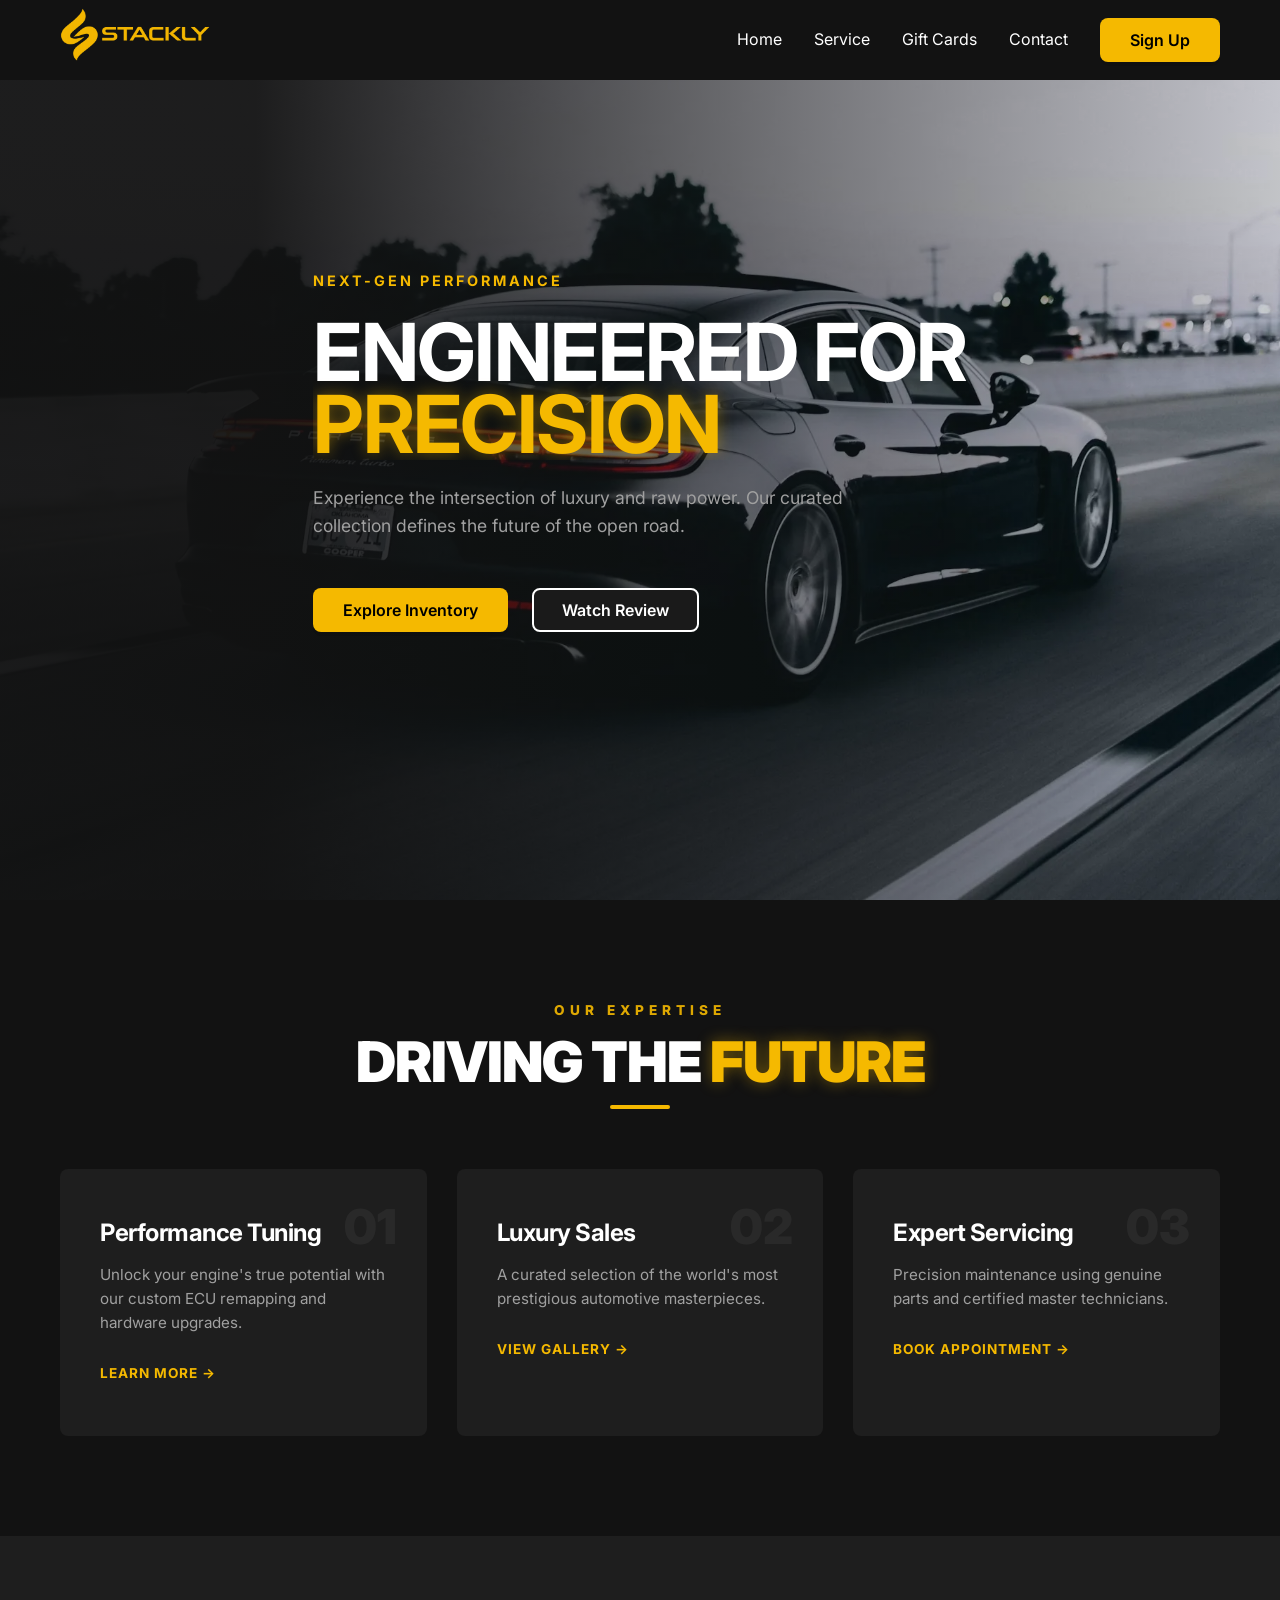
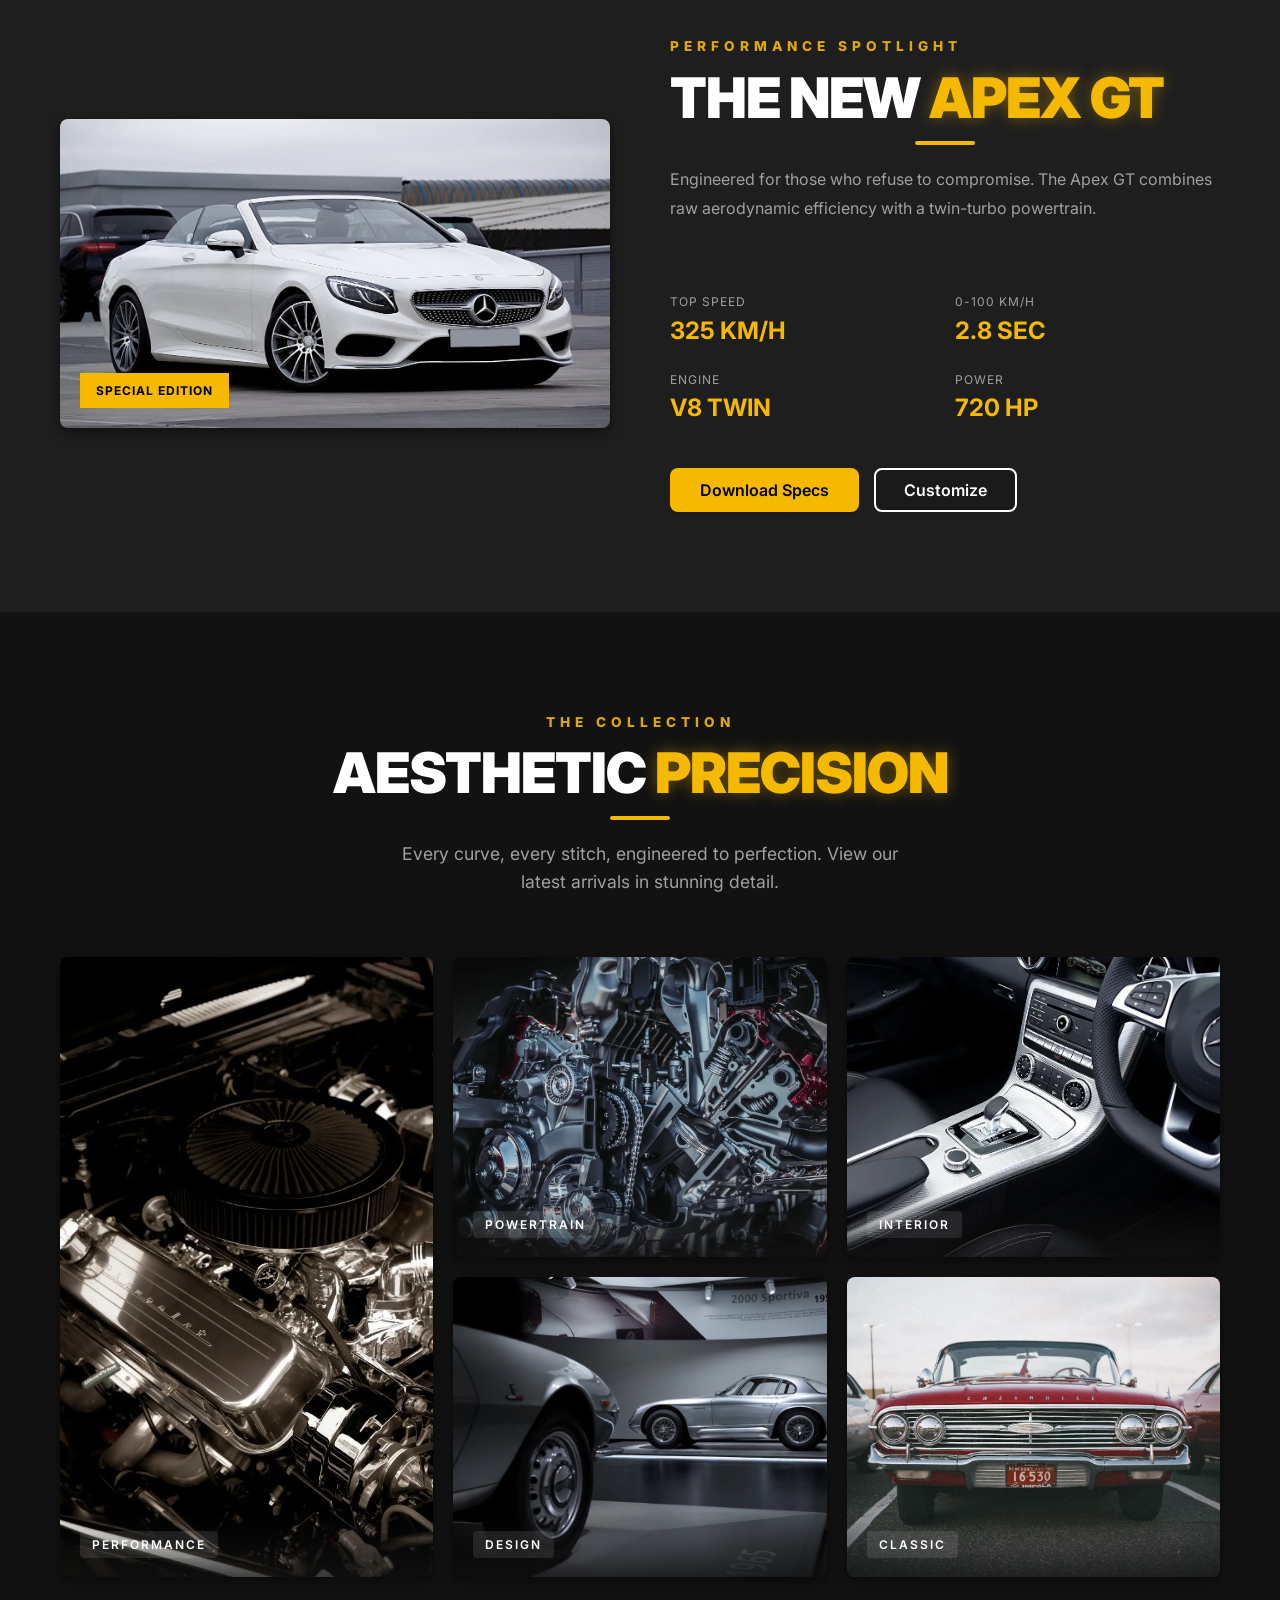
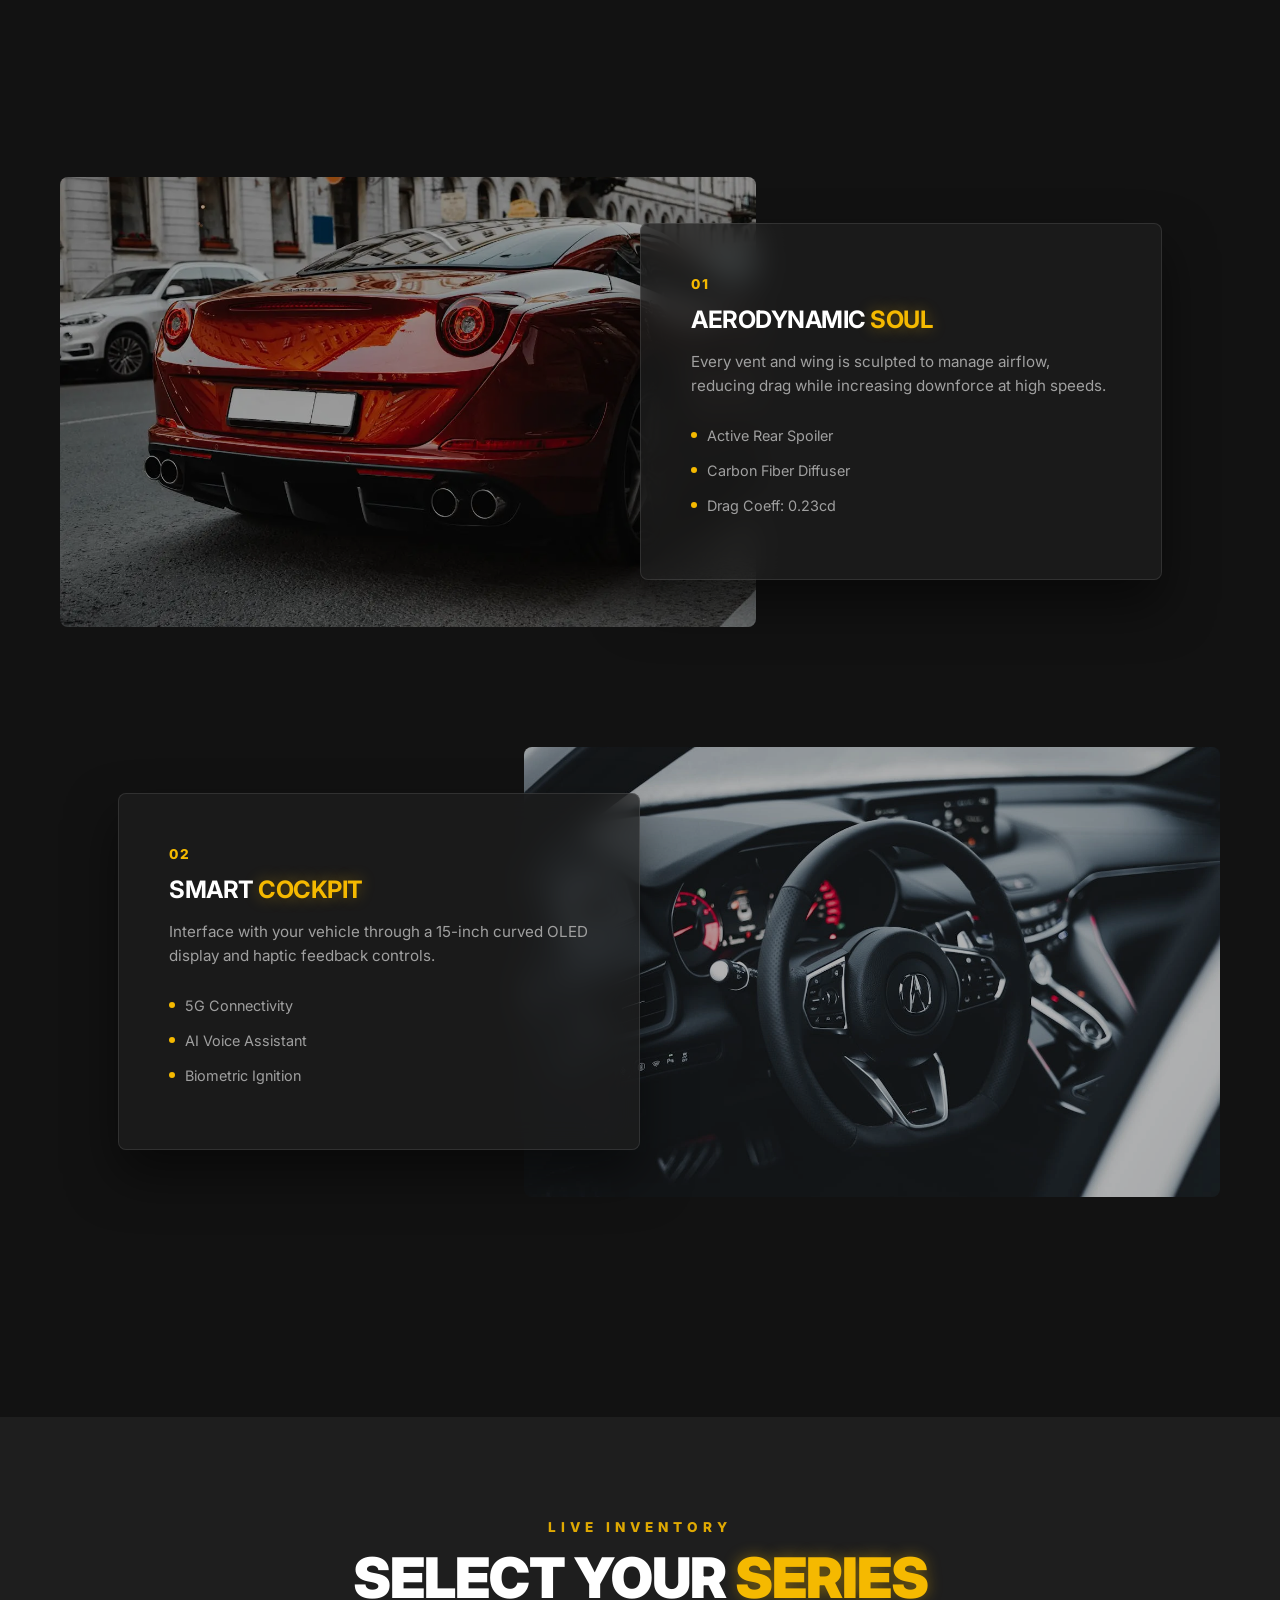
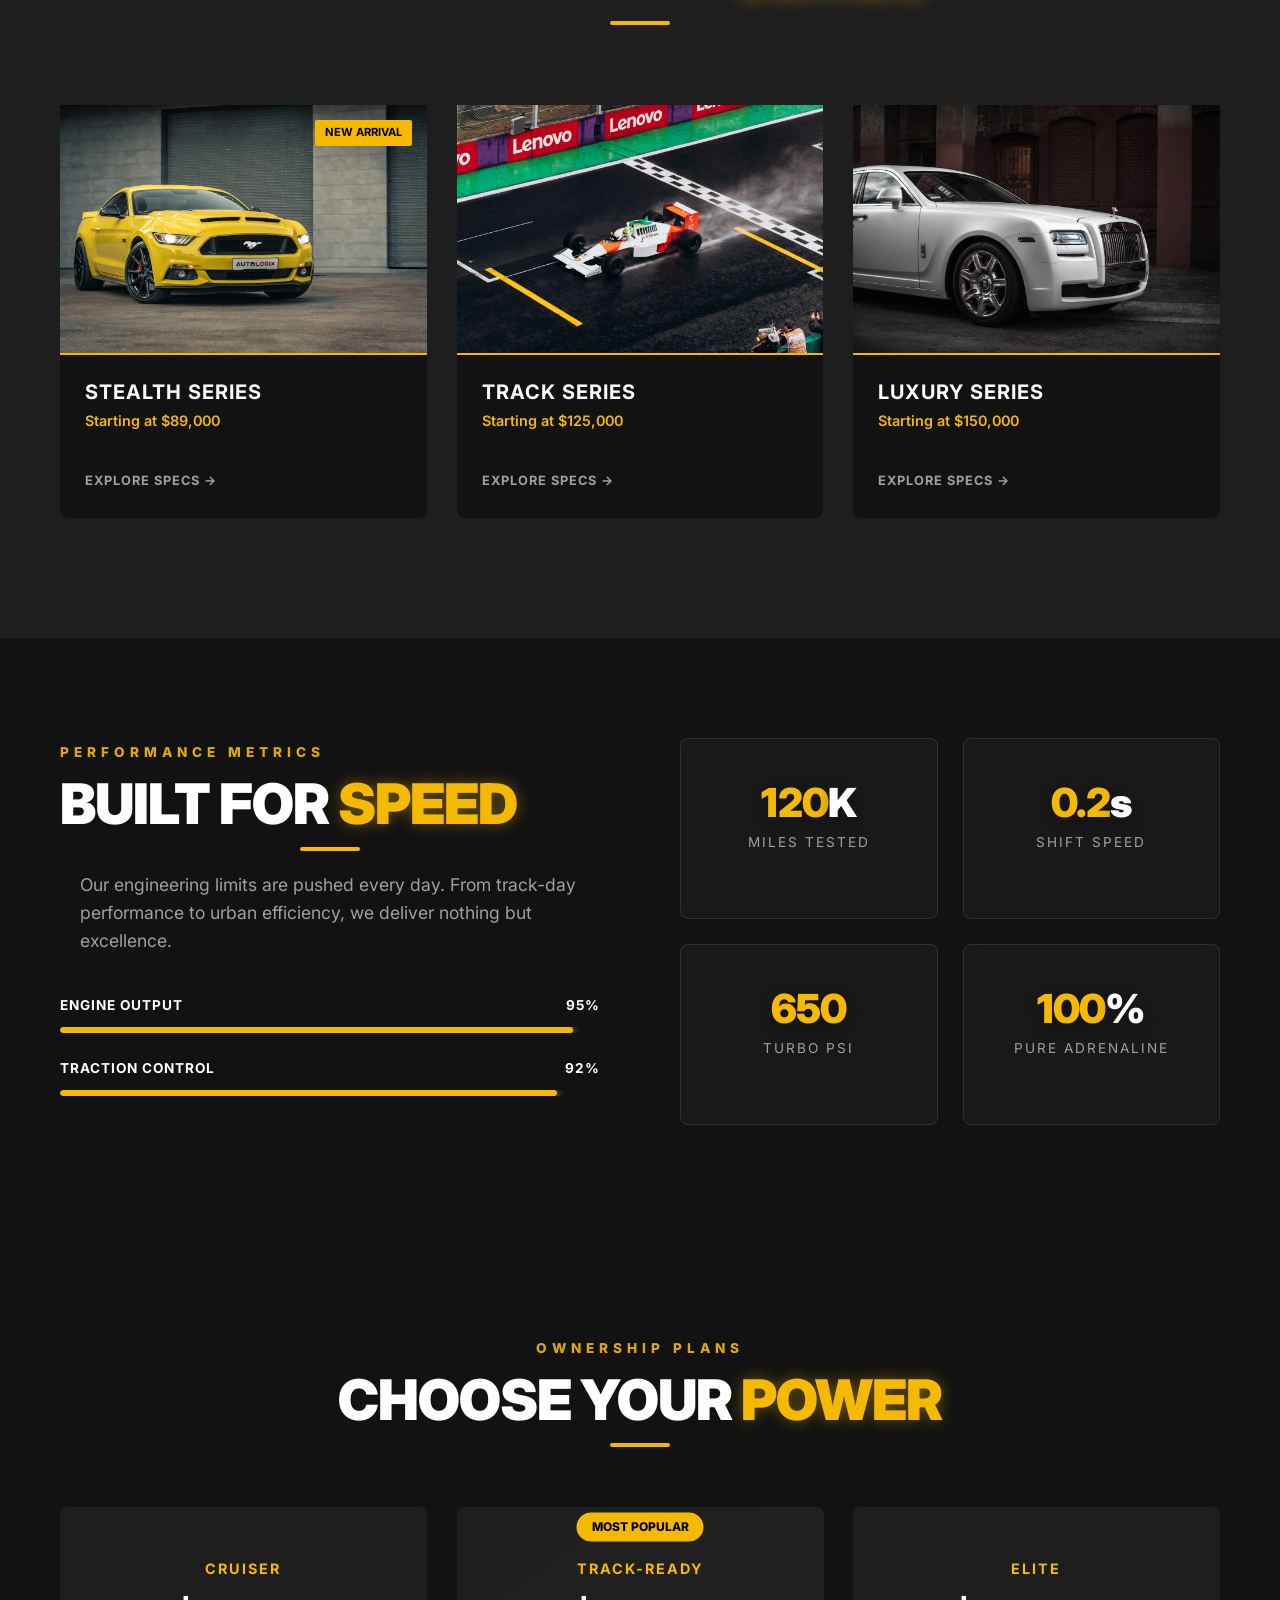
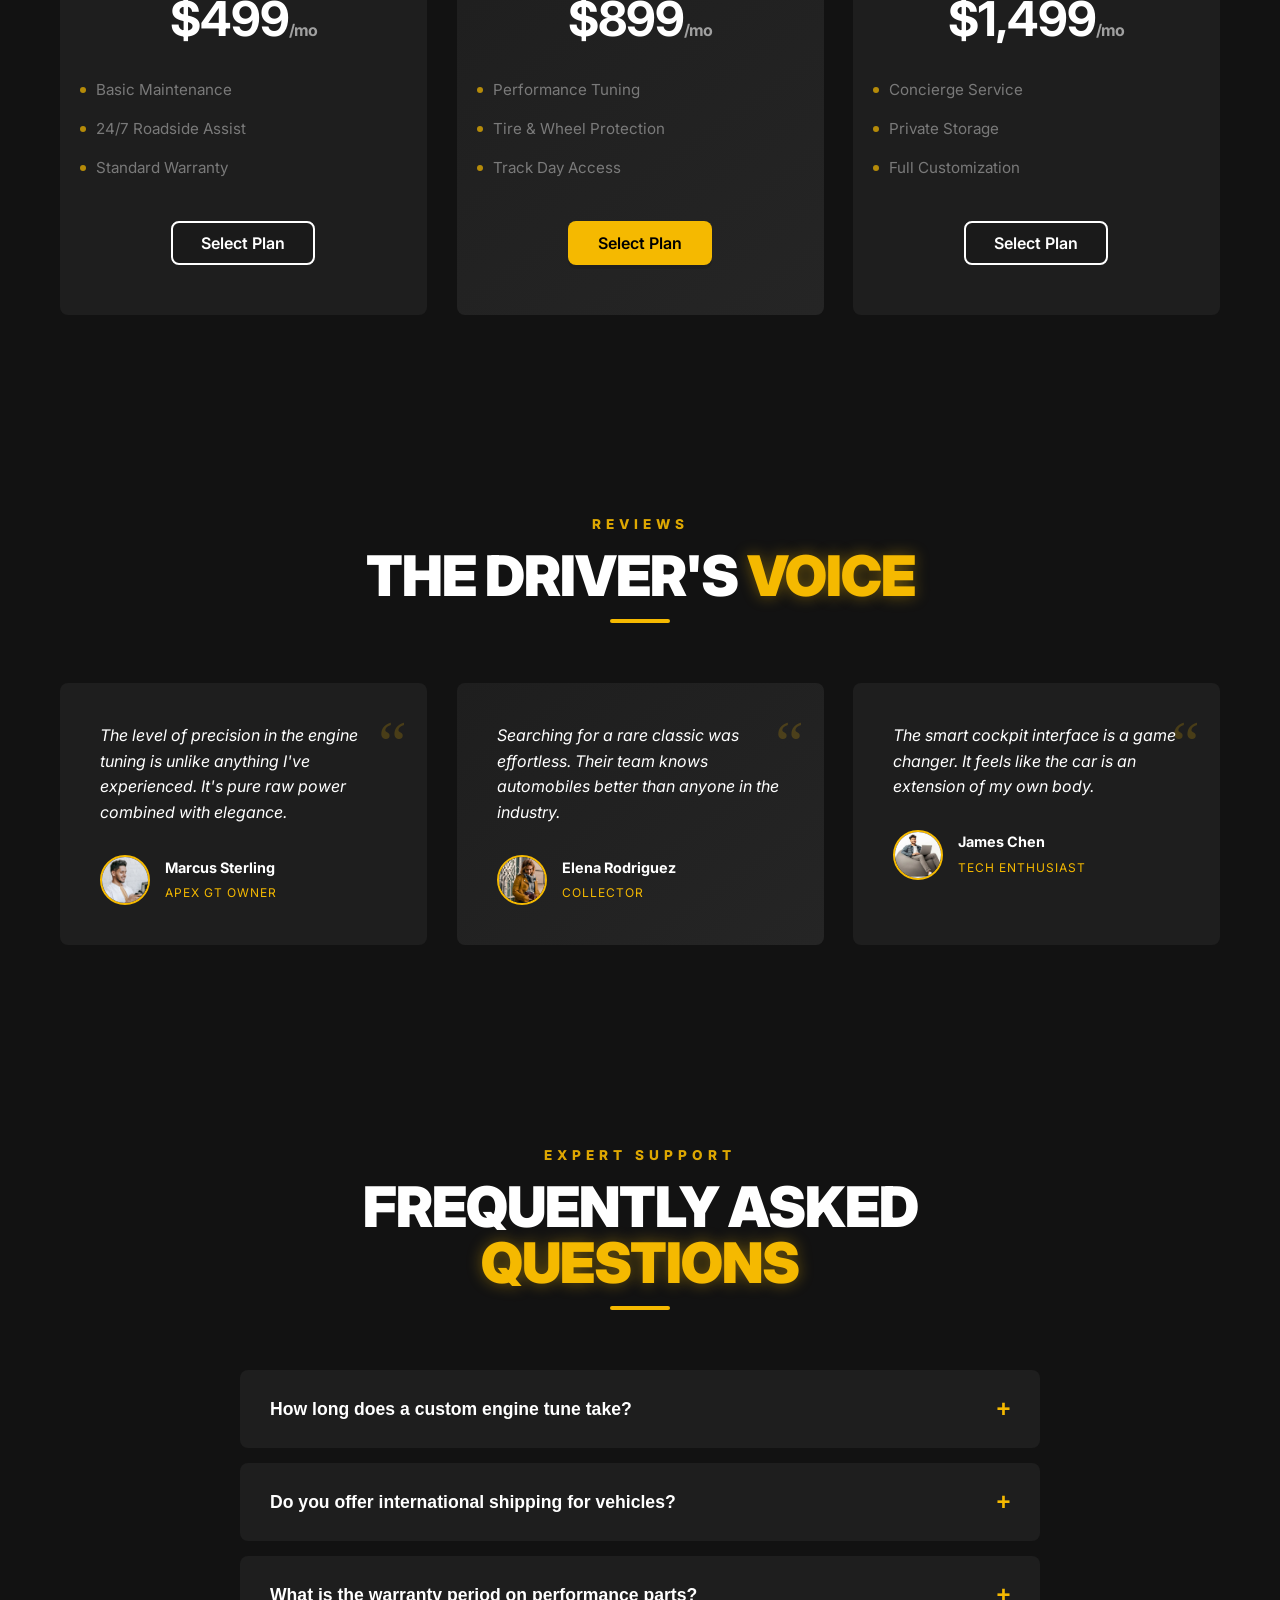
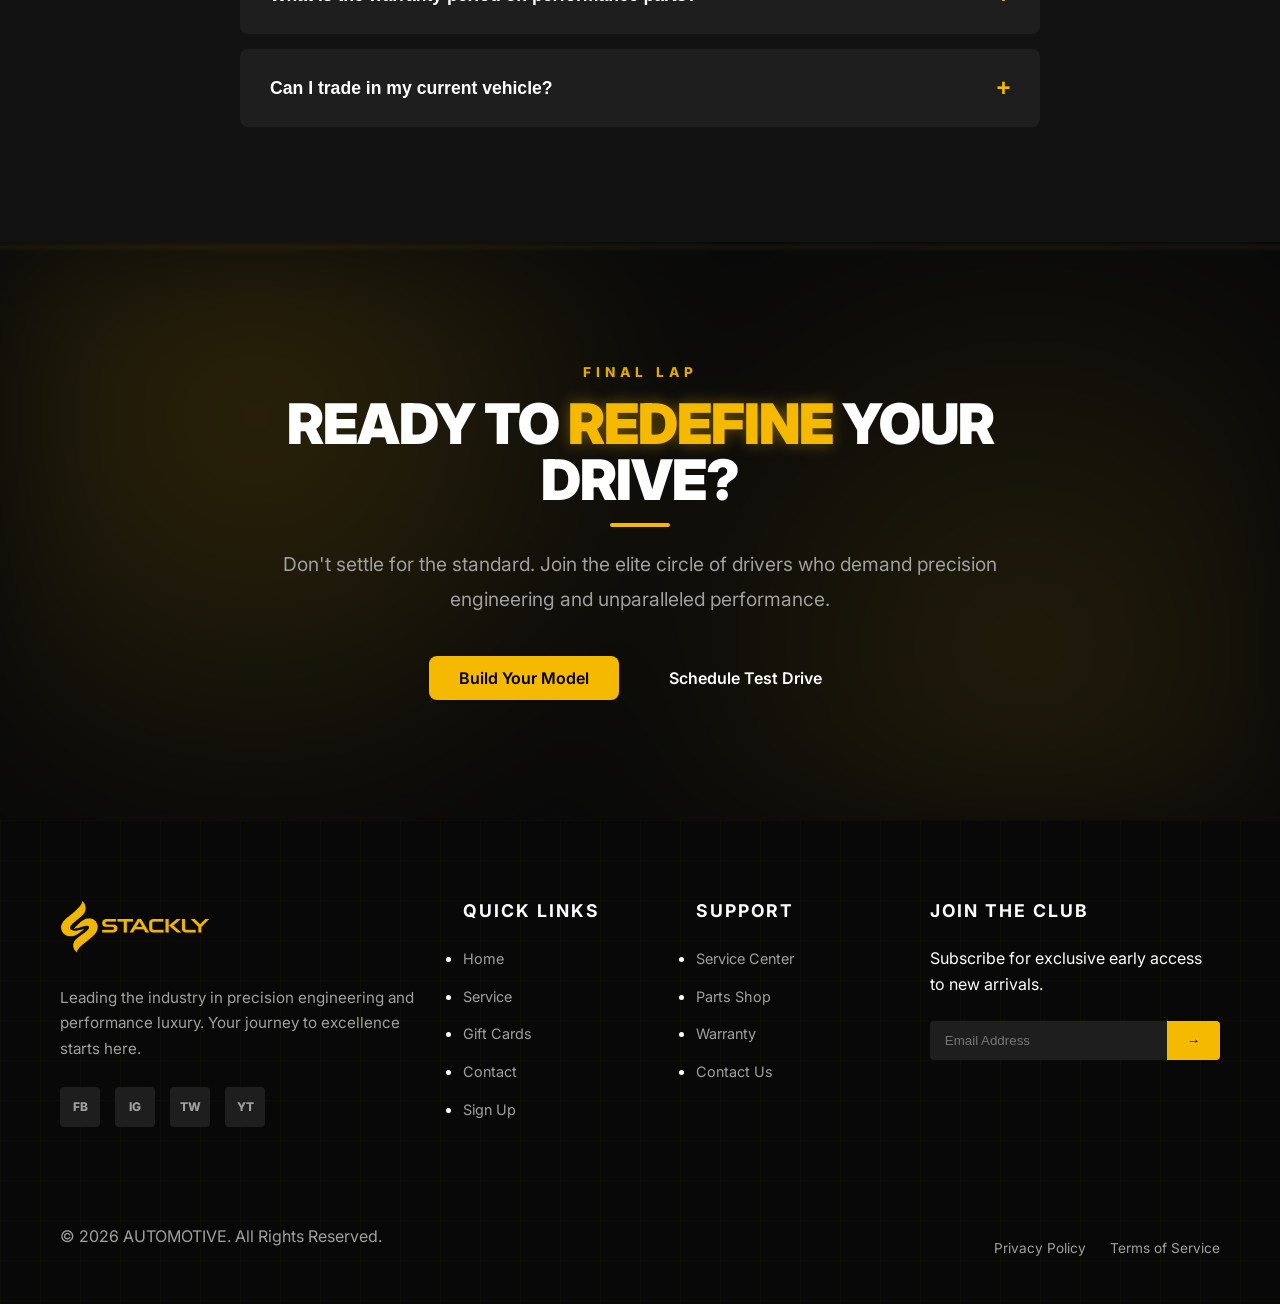
<file: index.html>
<!DOCTYPE html>
<html lang="en">

<head>
    <meta charset="UTF-8">
    <meta name="viewport" content="width=device-width, initial-scale=1.0">
    <title>Automobile</title>
    <link rel="icon" href="./assets/bg remove.webp">

    <link rel="stylesheet" href="style.css">
    <link rel="stylesheet" href="./root.css">

    <link href="https://fonts.googleapis.com/icon?family=Material+Icons" rel="stylesheet">
    <link rel="stylesheet" href="https://cdnjs.cloudflare.com/ajax/libs/font-awesome/6.5.1/css/all.min.css">

    <link href="https://unpkg.com/aos@2.3.4/dist/aos.css" rel="stylesheet">
</head>

<body>

    <header class="main-header">
        <div class="container header-container">
            <a href="index.html" class="logo">
                <img src="./assets/light yellow.webp" alt="logo" width="150px">
            </a>

            <nav class="nav-links" id="navLinks">
                <button class="close-menu" id="closeMenu" aria-label="Close Menu">&times;</button>

                <a href="index.html" class="nav-item">Home</a>
                <a href="service.html" class="nav-item">Service</a>
                <a href="gift.html" class="nav-item">Gift Cards</a>
                <a href="contact.html" class="nav-item">Contact</a>
                <a href="auth.html" class="btn btn-primary">Sign Up</a>
            </nav>

            <button class="hamburger" id="hamburger" aria-label="Open Menu">
                <span class="bar"></span>
                <span class="bar"></span>
                <span class="bar"></span>
            </button>
        </div>
    </header>



    <main>

        <section class="hero">
            <div class="hero-bg"></div>

            <div class="container hero-container">
                <div class="hero-content">
                    <span class="hero-badge">Next-Gen Performance</span>
                    <h1 class="hero-title">ENGINEERED FOR <br><span class="text-glow">PRECISION</span></h1>
                    <p class="hero-subtitle">
                        Experience the intersection of luxury and raw power. Our curated collection defines the future
                        of the open road.
                    </p>
                    <div class="hero-actions">
                        <a href="./error.html" class="btn btn-primary">Explore Inventory</a>
                        <a href="./error.html" class="btn btn-secondary">Watch Review</a>
                    </div>
                </div>
            </div>
        </section>







        <section class="features">
            <div class="container">
                <div class="section-header">
                    <span class="sub-title">Our Expertise</span>
                    <h2 class="main-title">DRIVING THE <span class="text-glow">FUTURE</span></h2>
                </div>

                <div class="features-grid">
                    <div class="feature-card">
                        <div class="card-icon">01</div>
                        <h3 class="card-title">Performance Tuning</h3>
                        <p class="card-text">Unlock your engine's true potential with our custom ECU remapping and
                            hardware upgrades.</p>
                        <a href="./error.html" class="card-link">Learn More &rarr;</a>
                    </div>

                    <div class="feature-card active">
                        <div class="card-icon">02</div>
                        <h3 class="card-title">Luxury Sales</h3>
                        <p class="card-text">A curated selection of the world's most prestigious automotive
                            masterpieces.</p>
                        <a href="./error.html" class="card-link">View Gallery &rarr;</a>
                    </div>

                    <div class="feature-card">
                        <div class="card-icon">03</div>
                        <h3 class="card-title">Expert Servicing</h3>
                        <p class="card-text">Precision maintenance using genuine parts and certified master technicians.
                        </p>
                        <a href="./error.html" class="card-link">Book Appointment &rarr;</a>
                    </div>
                </div>
            </div>
        </section>









        <section class="showcase">
            <div class="container showcase-container">
                <div class="showcase-visual">
                    <div class="showcase-image-wrapper">
                        <img src="./assets/img 1.webp" alt="Supercar" class="showcase-img">
                    </div>
                    <div class="visual-tag">Special Edition</div>
                </div>

                <div class="showcase-content">
                    <span class="sub-title">Performance Spotlight</span>
                    <h2 class="main-title">THE NEW <span class="text-glow">APEX GT</span></h2>
                    <p class="showcase-description">
                        Engineered for those who refuse to compromise. The Apex GT combines raw aerodynamic efficiency
                        with a twin-turbo powertrain.
                    </p>

                    <div class="specs-grid">
                        <div class="spec-item">
                            <span class="spec-label">Top Speed</span>
                            <span class="spec-value">325 KM/H</span>
                        </div>
                        <div class="spec-item">
                            <span class="spec-label">0-100 KM/H</span>
                            <span class="spec-value">2.8 SEC</span>
                        </div>
                        <div class="spec-item">
                            <span class="spec-label">Engine</span>
                            <span class="spec-value">V8 TWIN</span>
                        </div>
                        <div class="spec-item">
                            <span class="spec-label">Power</span>
                            <span class="spec-value">720 HP</span>
                        </div>
                    </div>

                    <div class="showcase-footer">
                        <a href="./error.html" class="btn btn-primary">Download Specs</a>
                        <a href="./error.html" class="btn btn-secondary">Customize</a>
                    </div>
                </div>
            </div>
        </section>









        <section class="gallery-showcase">
            <div class="container gallery-container">

                <div class="section-header">
                    <span class="sub-title">The Collection</span>
                    <h2 class="main-title">AESTHETIC <span class="text-glow">PRECISION</span></h2>
                    <p class="section-description">Every curve, every stitch, engineered to perfection. View our latest
                        arrivals in stunning detail.</p>
                </div>

                <div class="gallery-grid">

                    <div class="gallery-item feature-item">
                        <img src="./assets/performance.webp" alt="Sports Car Profile" class="gallery-img">
                        <div class="image-overlay">
                            <span class="img-category">Performance</span>
                        </div>
                    </div>

                    <div class="gallery-item">
                        <img src="./assets/powertrain.webp" alt="Engine Detail" class="gallery-img">
                        <div class="image-overlay">
                            <span class="img-category">Powertrain</span>
                        </div>
                    </div>

                    <div class="gallery-item">
                        <img src="./assets/interior.webp" alt="Interior Luxury" class="gallery-img">
                        <div class="image-overlay">
                            <span class="img-category">Interior</span>
                        </div>
                    </div>

                    <div class="gallery-item">
                        <img src="./assets/design.webp" alt="Wheel Detail" class="gallery-img">
                        <div class="image-overlay">
                            <span class="img-category">Design</span>
                        </div>
                    </div>

                    <div class="gallery-item">
                        <img src="./assets/classic.webp" alt="Classic Car Front" class="gallery-img">
                        <div class="image-overlay">
                            <span class="img-category">Classic</span>
                        </div>
                    </div>

                </div>
            </div>
        </section>






        <section class="tech-specs">
            <div class="container">
                <div class="tech-row">
                    <div class="tech-image">
                        <img src="./assets/aerodynamic.webp" alt="Engine Detail">
                    </div>
                    <div class="tech-card">
                        <span class="spec-number">01</span>
                        <h3 class="card-title">AERODYNAMIC <span class="text-glow">SOUL</span></h3>
                        <p class="card-text">Every vent and wing is sculpted to manage airflow, reducing drag while
                            increasing downforce at high speeds.</p>
                        <ul class="spec-list">
                            <li><i class="accent-dot"></i> Active Rear Spoiler</li>
                            <li><i class="accent-dot"></i> Carbon Fiber Diffuser</li>
                            <li><i class="accent-dot"></i> Drag Coeff: 0.23cd</li>
                        </ul>
                    </div>
                </div>

                <div class="tech-row reverse">
                    <div class="tech-image">
                        <img src="./assets/cockpit.webp" alt="Interior Tech">
                    </div>
                    <div class="tech-card">
                        <span class="spec-number">02</span>
                        <h3 class="card-title">SMART <span class="text-glow">COCKPIT</span></h3>
                        <p class="card-text">Interface with your vehicle through a 15-inch curved OLED display and
                            haptic feedback controls.</p>
                        <ul class="spec-list">
                            <li><i class="accent-dot"></i> 5G Connectivity</li>
                            <li><i class="accent-dot"></i> AI Voice Assistant</li>
                            <li><i class="accent-dot"></i> Biometric Ignition</li>
                        </ul>
                    </div>
                </div>
            </div>
        </section>








        <section class="inventory">
            <div class="container">
                <div class="section-header">
                    <span class="sub-title">Live Inventory</span>
                    <h2 class="main-title">SELECT YOUR <span class="text-glow">SERIES</span></h2>
                </div>

                <div class="inventory-track">
                    <div class="inventory-card">
                        <div class="card-badge">New Arrival</div>
                        <div class="card-img-box">
                            <img src="./assets/stealth.webp" alt="Stealth Series">
                        </div>
                        <div class="card-info">
                            <h3>STEALTH SERIES</h3>
                            <p>Starting at $89,000</p>
                            <a href="./error.html" class="btn-text">Explore Specs &rarr;</a>
                        </div>
                    </div>

                    <div class="inventory-card">
                        <div class="card-img-box">
                            <img src="./assets/track.webp" alt="Track Series">
                        </div>
                        <div class="card-info">
                            <h3>TRACK SERIES</h3>
                            <p>Starting at $125,000</p>
                            <a href="./error.html" class="btn-text">Explore Specs &rarr;</a>
                        </div>
                    </div>

                    <div class="inventory-card">
                        <div class="card-img-box">
                            <img src="./assets/luxury.webp" alt="Luxury Series">
                        </div>
                        <div class="card-info">
                            <h3>LUXURY SERIES</h3>
                            <p>Starting at $150,000</p>
                            <a href="./error.html" class="btn-text">Explore Specs &rarr;</a>
                        </div>
                    </div>
                </div>
            </div>
        </section>







        <section class="stats-parallax">
            <div class="parallax-overlay">
                <div class="container stats-container">

                    <div class="stats-content">
                        <span class="sub-title">Performance Metrics</span>
                        <h2 class="main-title">BUILT FOR <span class="text-glow">SPEED</span></h2>
                        <p class="section-description">
                            Our engineering limits are pushed every day. From track-day performance to urban efficiency,
                            we deliver nothing but excellence.
                        </p>

                        <div class="skill-bars">
                            <div class="bar-item">
                                <div class="bar-info"><span>Engine Output</span><span>95%</span></div>
                                <div class="bar-line"><span class="fill" style="width: 95%;"></span></div>
                            </div>
                            <div class="bar-item">
                                <div class="bar-info"><span>Traction Control</span><span>92%</span></div>
                                <div class="bar-line"><span class="fill" style="width: 92%;"></span></div>
                            </div>
                        </div>
                    </div>

                    <div class="stats-grid">
                        <div class="stat-box-glass">
                            <h3 class="stat-number">120<span class="plus">K</span></h3>
                            <p class="stat-label">Miles Tested</p>
                        </div>
                        <div class="stat-box-glass">
                            <h3 class="stat-number">0.2<span class="plus">s</span></h3>
                            <p class="stat-label">Shift Speed</p>
                        </div>
                        <div class="stat-box-glass">
                            <h3 class="stat-number">650</h3>
                            <p class="stat-label">Turbo PSI</p>
                        </div>
                        <div class="stat-box-glass">
                            <h3 class="stat-number">100<span class="plus">%</span></h3>
                            <p class="stat-label">Pure Adrenaline</p>
                        </div>
                    </div>

                </div>
            </div>
        </section>







        <section class="pricing-tiers">
            <div class="container">
                <div class="section-header">
                    <span class="sub-title">Ownership Plans</span>
                    <h2 class="main-title">CHOOSE YOUR <span class="text-glow">POWER</span></h2>
                </div>

                <div class="pricing-grid">
                    <div class="price-card">
                        <div class="price-header">
                            <span class="tier-name">Cruiser</span>
                            <h3 class="price-value">$499<span>/mo</span></h3>
                        </div>
                        <ul class="price-features">
                            <li><i class="accent-dot"></i> Basic Maintenance</li>
                            <li><i class="accent-dot"></i> 24/7 Roadside Assist</li>
                            <li><i class="accent-dot"></i> Standard Warranty</li>
                        </ul>
                        <a href="./error.html" class="btn btn-secondary">Select Plan</a>
                    </div>

                    <div class="price-card featured">
                        <div class="featured-badge">Most Popular</div>
                        <div class="price-header">
                            <span class="tier-name">Track-Ready</span>
                            <h3 class="price-value">$899<span>/mo</span></h3>
                        </div>
                        <ul class="price-features">
                            <li><i class="accent-dot"></i> Performance Tuning</li>
                            <li><i class="accent-dot"></i> Tire & Wheel Protection</li>
                            <li><i class="accent-dot"></i> Track Day Access</li>
                        </ul>
                        <a href="./error.html" class="btn btn-primary">Select Plan</a>
                    </div>

                    <div class="price-card">
                        <div class="price-header">
                            <span class="tier-name">Elite</span>
                            <h3 class="price-value">$1,499<span>/mo</span></h3>
                        </div>
                        <ul class="price-features">
                            <li><i class="accent-dot"></i> Concierge Service</li>
                            <li><i class="accent-dot"></i> Private Storage</li>
                            <li><i class="accent-dot"></i> Full Customization</li>
                        </ul>
                        <a href="./error.html" class="btn btn-secondary">Select Plan</a>
                    </div>
                </div>
            </div>
        </section>







        <section class="testimonials">
            <div class="container">
                <div class="section-header">
                    <span class="sub-title">Reviews</span>
                    <h2 class="main-title">THE DRIVER'S <span class="text-glow">VOICE</span></h2>
                </div>

                <div class="testimonial-grid">
                    <div class="review-card">
                        <div class="quote-icon">“</div>
                        <p class="review-text">The level of precision in the engine tuning is unlike anything I've
                            experienced. It's pure raw power combined with elegance.</p>
                        <div class="reviewer-info">
                            <img src="./assets/m3.webp" alt="Driver" class="reviewer-img">
                            <div class="reviewer-details">
                                <span class="reviewer-name">Marcus Sterling</span>
                                <span class="reviewer-role">Apex GT Owner</span>
                            </div>
                        </div>
                    </div>

                    <div class="review-card highlight">
                        <div class="quote-icon">“</div>
                        <p class="review-text">Searching for a rare classic was effortless. Their team knows automobiles
                            better than anyone in the industry.</p>
                        <div class="reviewer-info">
                            <img src="./assets/round 4.webp" alt="Driver" class="reviewer-img">
                            <div class="reviewer-details">
                                <span class="reviewer-name">Elena Rodriguez</span>
                                <span class="reviewer-role">Collector</span>
                            </div>
                        </div>
                    </div>

                    <div class="review-card">
                        <div class="quote-icon">“</div>
                        <p class="review-text">The smart cockpit interface is a game changer. It feels like the car is
                            an extension of my own body.</p>
                        <div class="reviewer-info">
                            <img src="./assets/m6.webp" alt="Driver" class="reviewer-img">
                            <div class="reviewer-details">
                                <span class="reviewer-name">James Chen</span>
                                <span class="reviewer-role">Tech Enthusiast</span>
                            </div>
                        </div>
                    </div>
                </div>
            </div>
        </section>







        <section class="faq-section">
            <div class="container">
                <div class="section-header">
                    <span class="sub-title">Expert Support</span>
                    <h2 class="main-title">FREQUENTLY ASKED <span class="text-glow">QUESTIONS</span></h2>
                </div>

                <div class="faq-grid">
                    <div class="faq-item">
                        <button class="faq-question">
                            <span>How long does a custom engine tune take?</span>
                            <i class="faq-icon">+</i>
                        </button>
                        <div class="faq-answer">
                            <p>Depending on the complexity and vehicle model, a precision stage 1 or 2 tune typically
                                takes 4 to 6 hours, including rigorous dyno testing and safety diagnostics.</p>
                        </div>
                    </div>

                    <div class="faq-item">
                        <button class="faq-question">
                            <span>Do you offer international shipping for vehicles?</span>
                            <i class="faq-icon">+</i>
                        </button>
                        <div class="faq-answer">
                            <p>Yes, we provide fully insured enclosed transport and global shipping logistics. Our team
                                handles all customs documentation to ensure your vehicle arrives in showroom condition.
                            </p>
                        </div>
                    </div>

                    <div class="faq-item">
                        <button class="faq-question">
                            <span>What is the warranty period on performance parts?</span>
                            <i class="faq-icon">+</i>
                        </button>
                        <div class="faq-answer">
                            <p>All genuine performance parts installed by our certified technicians come with a 2-year /
                                24,000-mile limited warranty for peace of mind on the track and the road.</p>
                        </div>
                    </div>

                    <div class="faq-item">
                        <button class="faq-question">
                            <span>Can I trade in my current vehicle?</span>
                            <i class="faq-icon">+</i>
                        </button>
                        <div class="faq-answer">
                            <p>Absolutely. We offer a "Premier Appraisal" service where our experts evaluate your car's
                                market value and technical health to offer you the best possible trade-in credit.</p>
                        </div>
                    </div>
                </div>
            </div>
        </section>









        <section class="final-cta">
            <div class="cta-mesh"></div>
            <div class="cta-scanline"></div>

            <div class="container cta-container">
                <div class="cta-content">
                    <span class="sub-title">Final Lap</span>
                    <h2 class="main-title">READY TO <span class="text-glow">REDEFINE</span> YOUR DRIVE?</h2>
                    <p class="cta-description">
                        Don't settle for the standard. Join the elite circle of drivers who demand precision engineering
                        and unparalleled performance.
                    </p>
                    <div class="cta-btns">
                        <a href="./error.html" class="btn btn-primary">Build Your Model</a>
                        <a href="./error.html" class="btn btn-outline">Schedule Test Drive</a>
                    </div>
                </div>
            </div>
        </section>




    </main>






    <footer class="main-footer">
        <div class="footer-pattern"></div>

        <div class="container">
            <div class="footer-grid">
                <div class="footer-col">
                    <a href="index.html" class="logo footer-logo">
                        <img src="./assets/light yellow.webp" alt="logo" width="150px">
                    </a>
                    <p class="footer-about">
                        Leading the industry in precision engineering and performance luxury. Your journey to excellence
                        starts here.
                    </p>
                    <div class="social-links">
                        <a href="./error.html" class="social-icon">FB</a>
                        <a href="./error.html" class="social-icon">IG</a>
                        <a href="./error.html" class="social-icon">TW</a>
                        <a href="./error.html" class="social-icon">YT</a>
                    </div>
                </div>

                <div class="footer-col">
                    <h4 class="footer-title">Quick Links</h4>
                    <ul class="footer-links">
                        <li><a href="index.html">Home</a></li>
                        <li><a href="service.html">Service</a></li>
                        <li><a href="gift.html">Gift Cards</a></li>
                        <li><a href="contact.html">Contact</a></li>
                        <li><a href="auth.html">Sign Up</a></li>

                    </ul>
                </div>

                <div class="footer-col">
                    <h4 class="footer-title">Support</h4>
                    <ul class="footer-links">
                        <li><a href="./error.html">Service Center</a></li>
                        <li><a href="./error.html">Parts Shop</a></li>
                        <li><a href="./error.html">Warranty</a></li>
                        <li><a href="./error.html">Contact Us</a></li>
                    </ul>
                </div>

                <div class="footer-col">
                    <h4 class="footer-title">Join The Club</h4>
                    <p class="footer-text">Subscribe for exclusive early access to new arrivals.</p>
                    <form class="footer-form" action="./error.html" method="GET">
                        <input type="email" placeholder="Email Address" class="footer-input" required>
                        <button type="submit" class="footer-btn">&rarr;</button>
                    </form>
                </div>
            </div>

            <div class="footer-bottom">
                <p>&copy; 2026 AUTOMOTIVE. All Rights Reserved.</p>
                <div class="footer-legal">
                    <a href="./error.html">Privacy Policy</a>
                    <a href="./error.html">Terms of Service</a>
                </div>
            </div>
        </div>
    </footer>



    <script src="./script.js"></script>

    <script src="https://unpkg.com/aos@2.3.4/dist/aos.js"></script>

    <script>
        AOS.init({
            duration: 900,
            easing: 'ease-in-out',
            once: true,
        });

        // data-aos="fade-up"
        // fade-up, fade-down, fade-left, fade-right, zoom-in,	slide-up, flip-left	

    </script>

</body>

</html>
</file>
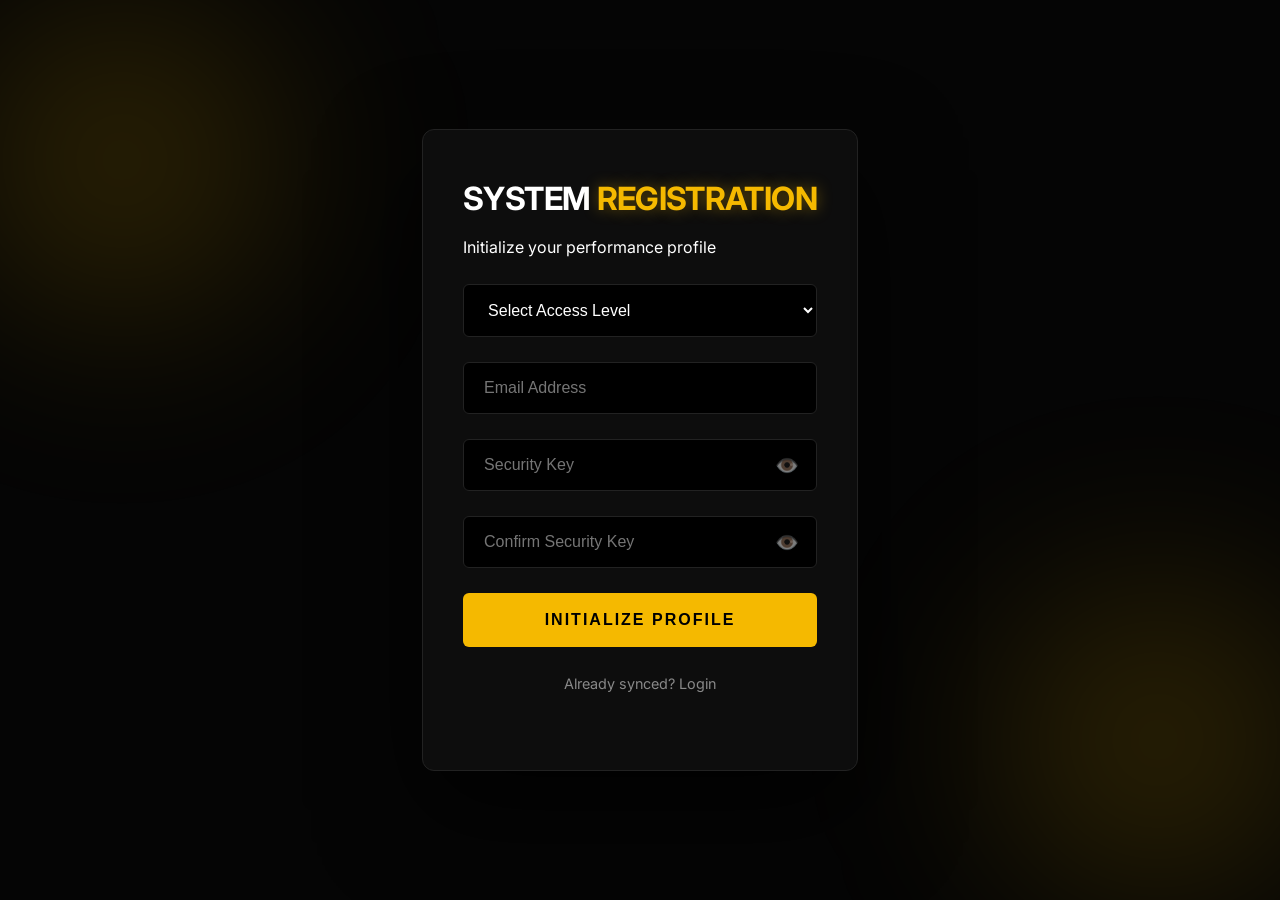
<file: auth.html>
<!DOCTYPE html>
<html lang="en">

<head>
    <meta charset="UTF-8">
    <meta name="viewport" content="width=device-width, initial-scale=1.0">
    <title>Automobile</title>
    <link rel="icon" href="./assets/bg remove.webp">

    <link rel="stylesheet" href="auth.css">
    <link rel="stylesheet" href="./root.css">

    <link href="https://fonts.googleapis.com/icon?family=Material+Icons" rel="stylesheet">
    <link rel="stylesheet" href="https://cdnjs.cloudflare.com/ajax/libs/font-awesome/6.5.1/css/all.min.css">

    <link href="https://unpkg.com/aos@2.3.4/dist/aos.css" rel="stylesheet">
</head>

<body>

    <section class="auth-portal">
        <div class="container">

            <div id="signup-section" class="auth-card scroll-reveal">
                <div class="auth-header">
                    <h2>SYSTEM <span class="text-glow">REGISTRATION</span></h2>
                    <p>Initialize your performance profile</p>
                </div>
                <form id="signup-form">
                    <div class="field-group">
                        <select id="signup-role" required>
                            <option value="" disabled selected>Select Access Level</option>
                            <option value="admin">System Administrator</option>
                            <option value="customer">Elite Customer</option>
                        </select>
                    </div>
                    <div class="field-group">
                        <input type="email" placeholder="Email Address" required>
                    </div>

                    <div class="field-group password-container">
                        <input type="password" id="pass-signup" placeholder="Security Key" required>
                        <span class="toggle-eye" onclick="togglePass('pass-signup', this)">👁️</span>
                    </div>

                    <div class="field-group password-container">
                        <input type="password" id="pass-confirm" placeholder="Confirm Security Key" required>
                        <span class="toggle-eye" onclick="togglePass('pass-confirm', this)">👁️</span>
                    </div>

                    <button type="submit" class="btn-auth">Initialize Profile</button>
                </form>
                <p class="auth-switch">Already synced? <a href="javascript:void(0)"
                        onclick="switchTab('login')">Login</a></p>
            </div>




            <div id="login-section" class="auth-card" style="display:none;">
                <div class="auth-header">
                    <h2>USER <span class="text-glow">AUTHENTICATION</span></h2>
                    <p>Verify your driver credentials</p>
                </div>
                <form id="login-form">
                    <div class="field-group">
                        <input type="email" placeholder="Email Address" required>
                    </div>
                    <div class="field-group password-container">
                        <input type="password" id="pass-login" placeholder="Security Key" required>
                        <span class="toggle-eye" onclick="togglePass('pass-login', this)">👁️</span>
                    </div>
                    <button type="submit" class="btn-auth">Access Terminal</button>
                </form>
                <p class="auth-switch">Forgot Key? <span onclick="switchTab('forgot')">Recover</span></p>
            </div>

            <div id="forgot-section" class="auth-card" style="display:none;">
                <div class="auth-header">
                    <h2>KEY <span class="text-glow">RECOVERY</span></h2>
                    <p>Request credential reset</p>
                </div>
                <form id="forgot-form">
                    <div class="field-group">
                        <input type="email" placeholder="Registered Email" required>
                    </div>
                    <button type="submit" class="btn-auth">Verify Identity</button>
                </form>
                <p class="auth-switch">Back to <span onclick="switchTab('login')">Login</span></p>
            </div>

        </div>
    </section>




    <script src="./script.js"></script>

    <script>

        document.addEventListener("DOMContentLoaded", function () {

    // 1. TAB SWITCHING (Signup / Login / Forgot)
    window.switchTab = function (tabName) {
        document.getElementById('signup-section').style.display = 'none';
        document.getElementById('login-section').style.display = 'none';
        document.getElementById('forgot-section').style.display = 'none';

        const target = document.getElementById(tabName + '-section');
        if (target) {
            target.style.display = 'block';
            AOS.refresh();
        }
    };

    // 2. PASSWORD VISIBILITY TOGGLE
    window.togglePass = function (inputId, iconElement) {
        const passwordInput = document.getElementById(inputId);
        if (passwordInput.type === "password") {
            passwordInput.type = "text";
            iconElement.textContent = "🙈";
            iconElement.style.color = "var(--primary-color)";
        } else {
            passwordInput.type = "password";
            iconElement.textContent = "👁️";
            iconElement.style.color = "inherit";
        }
    };

    // 3. SIGNUP LOGIC (Redirects to Login)
    const signupForm = document.getElementById('signup-form');
    if (signupForm) {
        signupForm.addEventListener('submit', function (e) {
            e.preventDefault();
            const p1 = document.getElementById('pass-signup').value;
            const p2 = document.getElementById('pass-confirm').value;

            if (p1 !== p2) {
                alert("Security Keys do not match!");
                return;
            }

            // Capture the role during signup to remember it for login
            const role = document.getElementById('signup-role').value;
            localStorage.setItem('userRole', role);

            alert("Profile Verified. Redirecting to Login Terminal...");
            switchTab('login');
        });
    }

    // 4. INTEGRATED LOGIN & RBAC REDIRECTION
    const loginForm = document.getElementById('login-form');
    if (loginForm) {
        loginForm.addEventListener('submit', function (e) {
            e.preventDefault();

            // CAPTURE EMAIL FOR DASHBOARD
            const emailInput = this.querySelector('input[type="email"]').value;
            localStorage.setItem('sessionUserEmail', emailInput);

            // GET ROLE (Stored during signup or default to customer)
            const selectedRole = localStorage.getItem('userRole') || 'customer';

            if (selectedRole === 'admin') {
                alert("Admin Access Granted. Syncing Terminal...");
                window.location.href = "admin.html"; // Ensure this matches your admin filename
            } else {
                alert("Customer Access Granted. Syncing Terminal...");
                window.location.href = "customer.html"; // Ensure this matches your customer filename
            }
        });
    }

    // 5. FORGOT PASSWORD
    const forgotForm = document.getElementById('forgot-form');
    if (forgotForm) {
        forgotForm.addEventListener('submit', function (e) {
            e.preventDefault();
            window.location.href = "error.html";
        });
    }
});

    </script>

    <script src="https://unpkg.com/aos@2.3.4/dist/aos.js"></script>

    <script>
        AOS.init({
            duration: 900,
            easing: 'ease-in-out',
            once: true,
        });

        // data-aos="fade-up"
        // fade-up, fade-down, fade-left, fade-right, zoom-in,	slide-up, flip-left	

    </script>

</body>

</html>
</file>
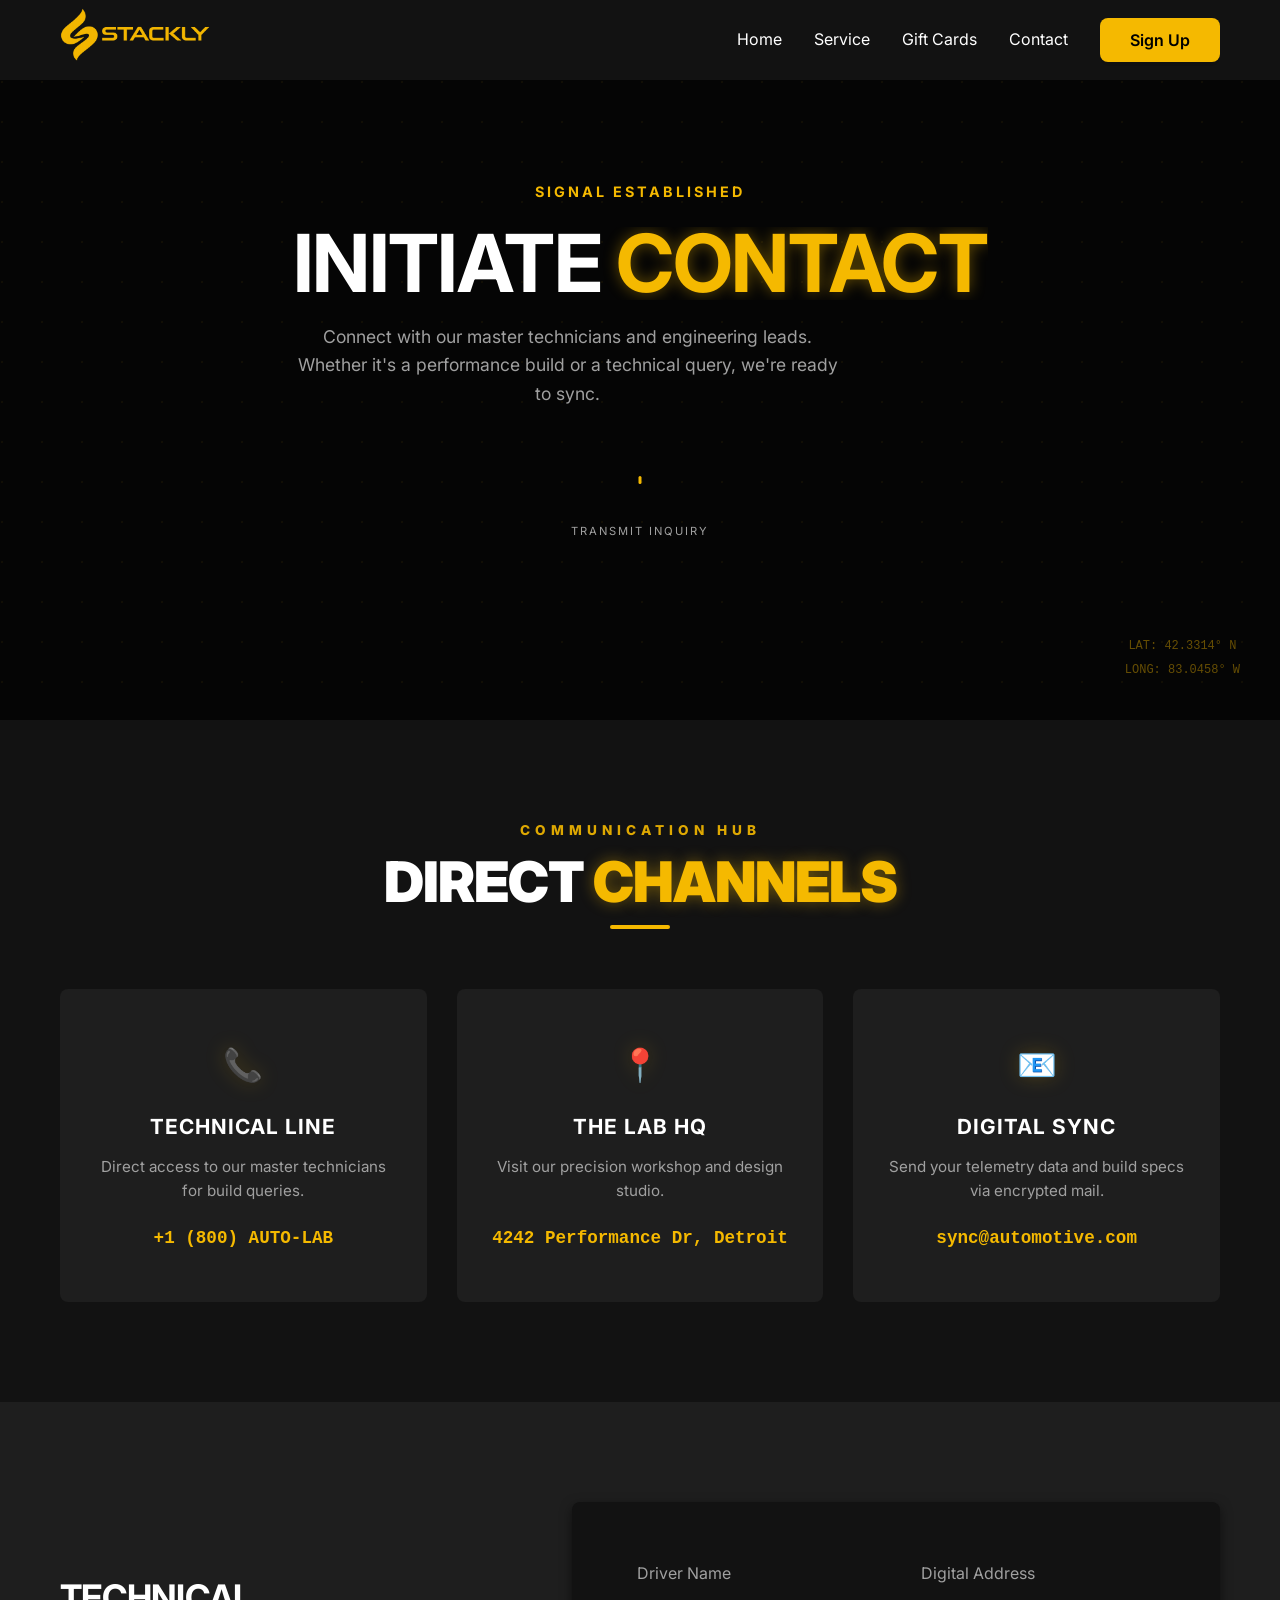
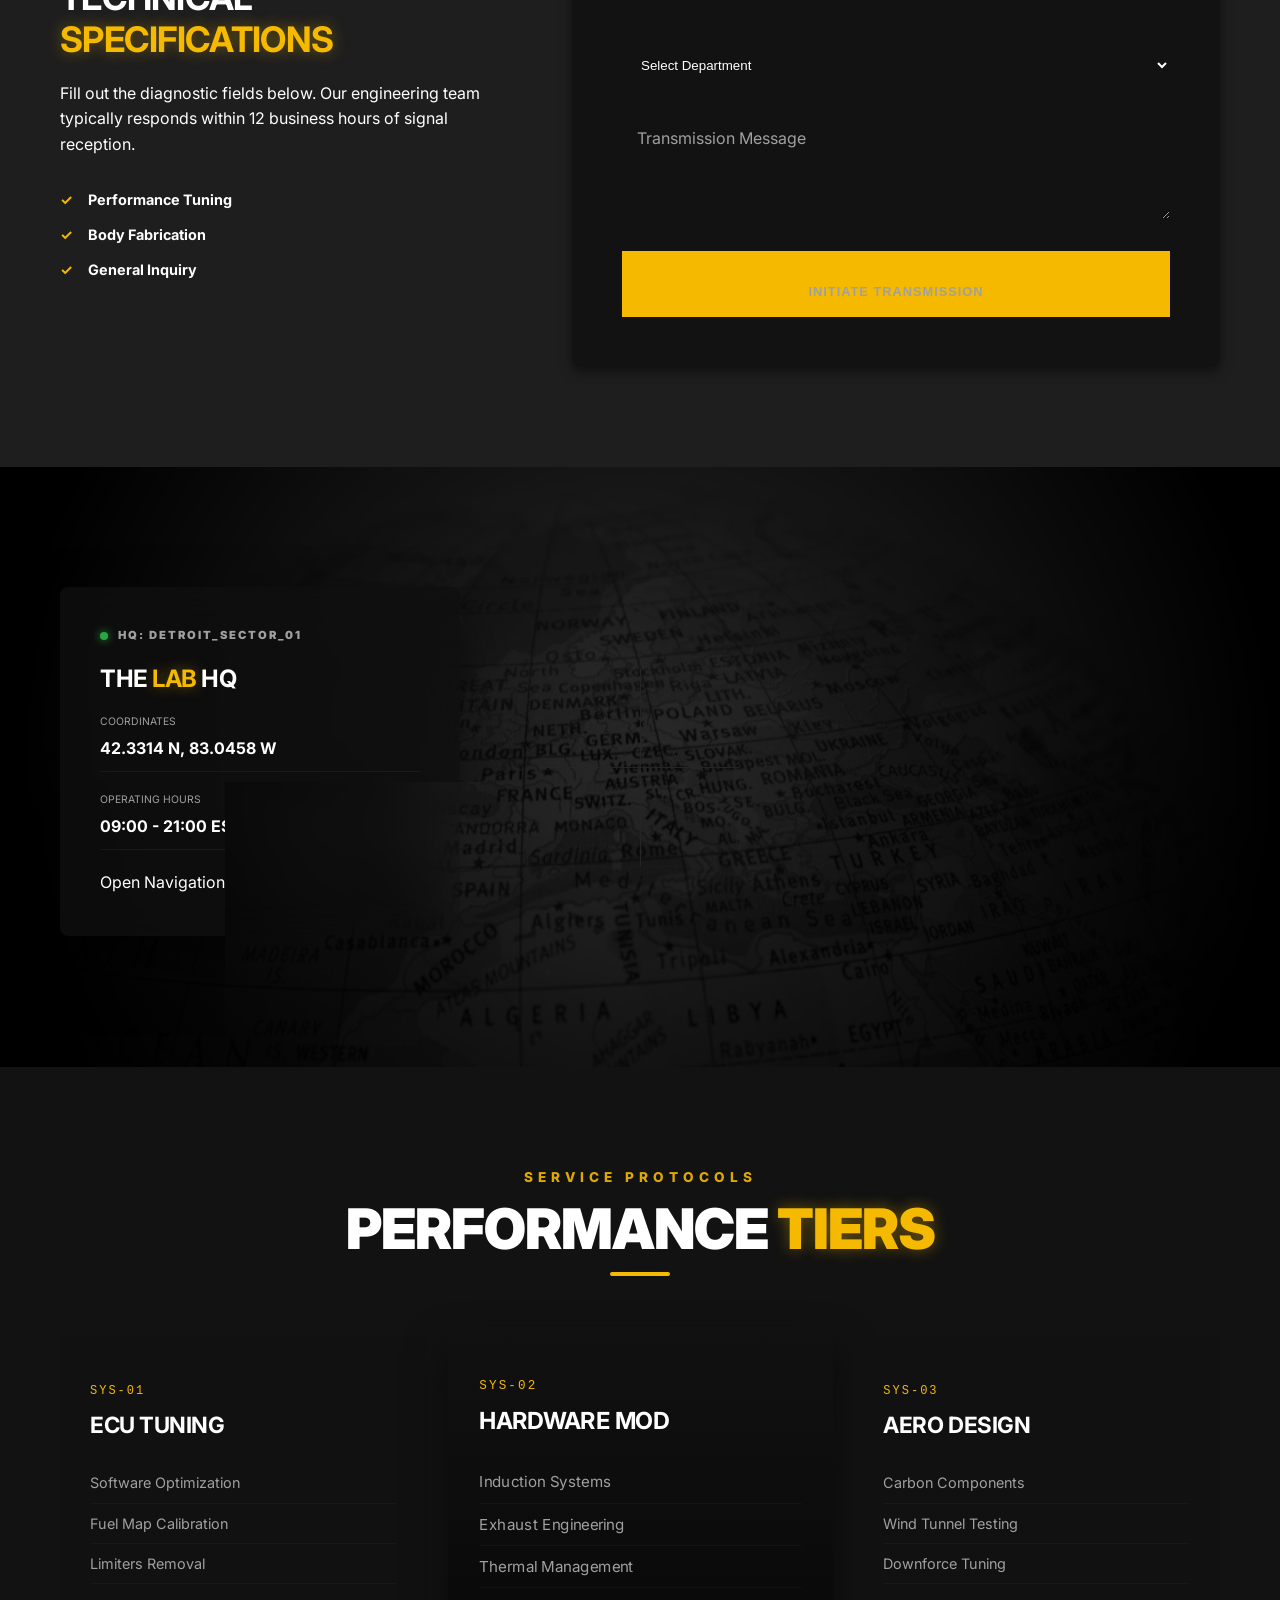
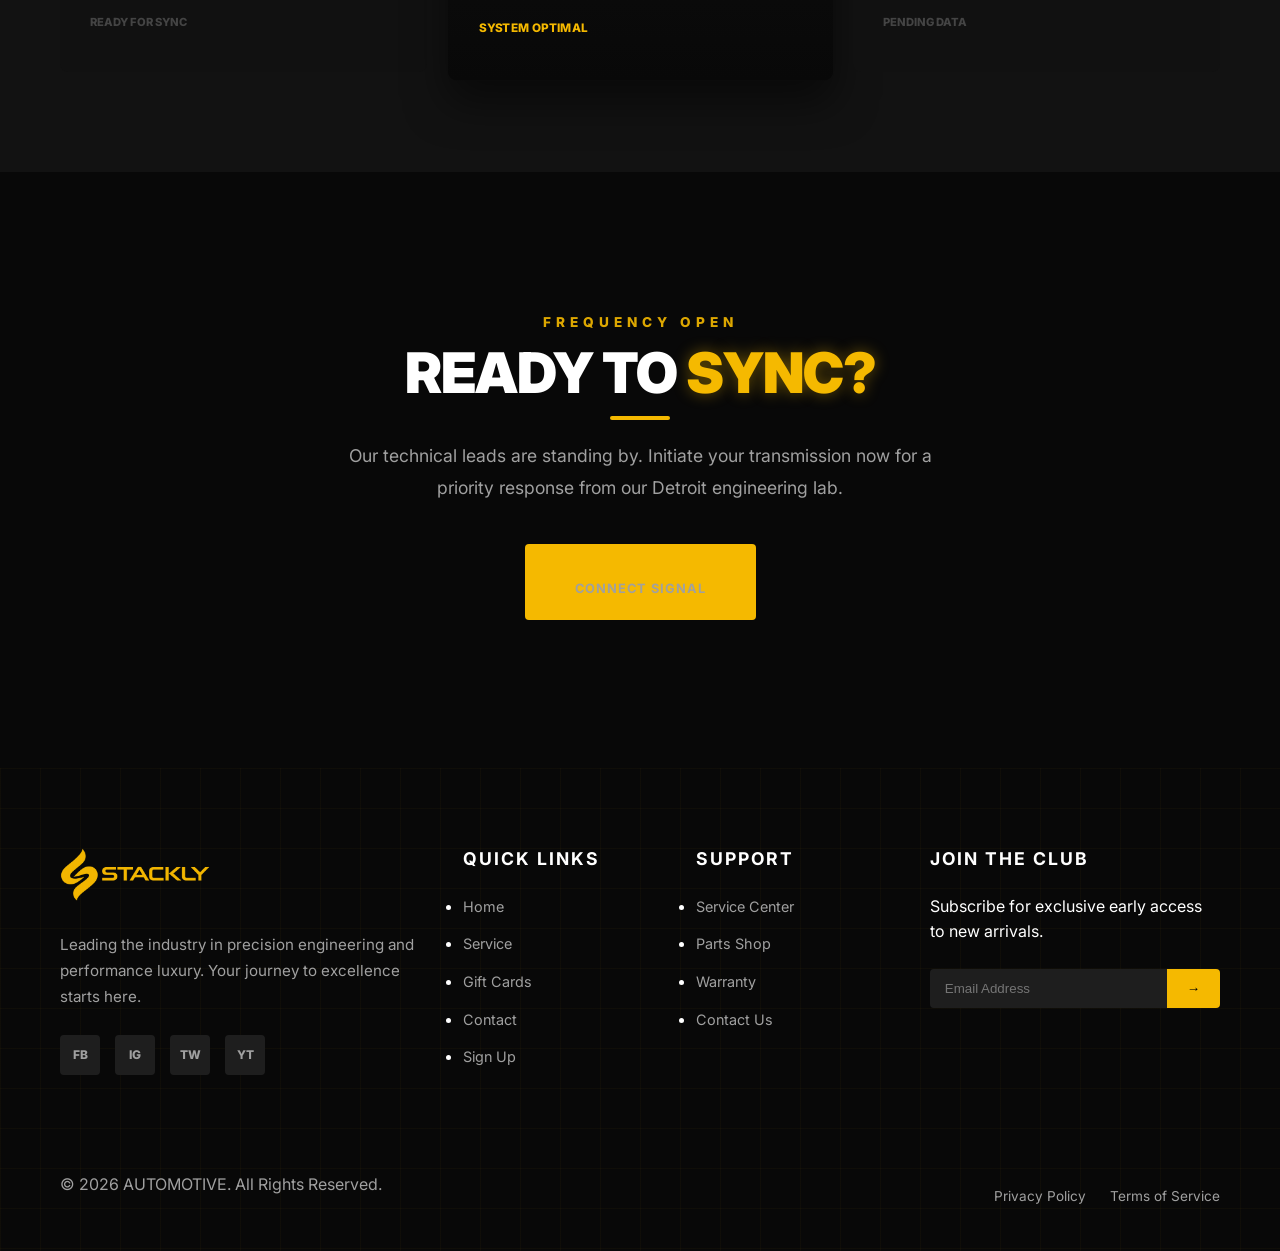
<file: contact.html>
<!DOCTYPE html>
<html lang="en">

<head>
    <meta charset="UTF-8">
    <meta name="viewport" content="width=device-width, initial-scale=1.0">
    <title>Automobile</title>
    <link rel="icon" href="./assets/bg remove.webp">

    <link rel="stylesheet" href="style.css">
    <link rel="stylesheet" href="contact.css">
    <link rel="stylesheet" href="./root.css">

    <link href="https://fonts.googleapis.com/icon?family=Material+Icons" rel="stylesheet">
    <link rel="stylesheet" href="https://cdnjs.cloudflare.com/ajax/libs/font-awesome/6.5.1/css/all.min.css">

    <link href="https://unpkg.com/aos@2.3.4/dist/aos.css" rel="stylesheet">
</head>

<body>

    <header class="main-header">
        <div class="container header-container">
            <a href="contact.html" class="logo">
                <img src="./assets/light yellow.webp" alt="logo" width="150px">
            </a>

            <nav class="nav-links" id="navLinks">
                <button class="close-menu" id="closeMenu" aria-label="Close Menu">&times;</button>

                <a href="index.html" class="nav-item">Home</a>
                <a href="service.html" class="nav-item">Service</a>
                <a href="gift.html" class="nav-item">Gift Cards</a>
                <a href="contact.html" class="nav-item">Contact</a>
                <a href="auth.html" class="btn btn-primary">Sign Up</a>
            </nav>

            <button class="hamburger" id="hamburger" aria-label="Open Menu">
                <span class="bar"></span>
                <span class="bar"></span>
                <span class="bar"></span>
            </button>
        </div>
    </header>




    <main>

        <section class="contact-hero">
            <div class="telemetry-grid"></div>
            <div class="moving-coordinates">
                <span>LAT: 42.3314° N</span>
                <span>LONG: 83.0458° W</span>
            </div>

            <div class="container contact-hero-container scroll-reveal">
                <div class="contact-hero-content">
                    <span class="hero-badge">Signal Established</span>
                    <h1 class="hero-title">INITIATE <span class="text-glow">CONTACT</span></h1>
                    <p class="hero-subtitle">
                        Connect with our master technicians and engineering leads. Whether it's a performance build or a
                        technical query, we're ready to sync.
                    </p>

                    <div class="scroll-indicator">
                        <div class="mouse-icon">
                            <div class="wheel"></div>
                        </div>
                        <span>Transmit Inquiry</span>
                    </div>
                </div>
            </div>
        </section>








        <section class="contact-channels">
            <div class="container">
                <div class="section-header">
                    <span class="sub-title">Communication Hub</span>
                    <h2 class="main-title">DIRECT <span class="text-glow">CHANNELS</span></h2>
                </div>

                <div class="channels-grid">
                    <div class="channel-card scroll-reveal" data-delay="0.1s">
                        <div class="channel-icon">📞</div>
                        <div class="channel-info">
                            <h3>Technical Line</h3>
                            <p>Direct access to our master technicians for build queries.</p>
                            <span class="channel-link">+1 (800) AUTO-LAB</span>
                        </div>
                        <div class="card-accent-line"></div>
                    </div>

                    <div class="channel-card scroll-reveal" data-delay="0.3s">
                        <div class="channel-icon">📍</div>
                        <div class="channel-info">
                            <h3>The Lab HQ</h3>
                            <p>Visit our precision workshop and design studio.</p>
                            <span class="channel-link">4242 Performance Dr, Detroit</span>
                        </div>
                        <div class="card-accent-line"></div>
                    </div>

                    <div class="channel-card scroll-reveal" data-delay="0.5s">
                        <div class="channel-icon">📧</div>
                        <div class="channel-info">
                            <h3>Digital Sync</h3>
                            <p>Send your telemetry data and build specs via encrypted mail.</p>
                            <span class="channel-link">sync@automotive.com</span>
                        </div>
                        <div class="card-accent-line"></div>
                    </div>
                </div>
            </div>
        </section>








        <section class="contact-form-section">
            <div class="container form-container">

                <div class="form-intro scroll-reveal" data-delay="0.1s">
                    <h3 class="intro-title">TECHNICAL <span class="text-glow">SPECIFICATIONS</span></h3>
                    <p class="intro-text">Fill out the diagnostic fields below. Our engineering team typically responds
                        within 12 business hours of signal reception.</p>

                    <div class="form-checklist">
                        <div class="check-item"><span>✓</span> Performance Tuning</div>
                        <div class="check-item"><span>✓</span> Body Fabrication</div>
                        <div class="check-item"><span>✓</span> General Inquiry</div>
                    </div>
                </div>

                <div class="form-terminal scroll-reveal" data-delay="0.3s">
                    <form id="contact-terminal" action="./error.html" method="GET">
                        <div class="input-row">
                            <div class="field-group">
                                <input type="text" id="name" required placeholder=" ">
                                <label for="name">Driver Name</label>
                                <div class="field-glow"></div>
                            </div>
                            <div class="field-group">
                                <input type="email" id="email" required placeholder=" ">
                                <label for="email">Digital Address</label>
                                <div class="field-glow"></div>
                            </div>
                        </div>

                        <div class="field-group">
                            <select id="subject" required>
                                <option value="" disabled selected>Select Department</option>
                                <option value="tuning">Engine Tuning</option>
                                <option value="exterior">Exterior Fabrication</option>
                                <option value="support">Technical Support</option>
                            </select>
                        </div>

                        <div class="field-group">
                            <textarea id="message" rows="5" required placeholder=" "></textarea>
                            <label for="message">Transmission Message</label>
                            <div class="field-glow"></div>
                        </div>

                        <button type="submit" class="btn-submit">
                            <span class="btn-text">Initiate Transmission</span>
                            <div class="btn-scan-line"></div>
                        </button>
                    </form>
                </div>

            </div>
        </section>








        <section class="location-map">
            <div class="map-visual">
                <div class="map-overlay"></div>
                <div class="tracking-crosshair"></div>

                <div class="hq-pulse"></div>
            </div>

            <div class="container hq-container">
                <div class="hq-status-card scroll-reveal">
                    <div class="card-header">
                        <div class="status-dot"></div>
                        <span>HQ: DETROIT_SECTOR_01</span>
                    </div>

                    <h3 class="hq-name">THE <span class="text-glow">LAB</span> HQ</h3>

                    <div class="hq-details">
                        <div class="detail-row">
                            <span class="label">COORDINATES</span>
                            <span class="value">42.3314 N, 83.0458 W</span>
                        </div>
                        <div class="detail-row">
                            <span class="label">OPERATING HOURS</span>
                            <span class="value">09:00 - 21:00 EST</span>
                        </div>
                    </div>

                    <a href="./error.html" class="btn-map-link">Open Navigation</a>
                </div>
            </div>
        </section>






        <section class="diagnostic-tiers">
            <div class="container">
                <div class="section-header">
                    <span class="sub-title">Service Protocols</span>
                    <h2 class="main-title">PERFORMANCE <span class="text-glow">TIERS</span></h2>
                </div>

                <div class="diag-grid">
                    <div class="diag-card scroll-reveal" data-delay="0.1s">
                        <div class="diag-scanner"></div>
                        <div class="diag-header">
                            <span class="diag-code">SYS-01</span>
                            <h3>Ecu Tuning</h3>
                        </div>
                        <ul class="diag-list">
                            <li>Software Optimization</li>
                            <li>Fuel Map Calibration</li>
                            <li>Limiters Removal</li>
                        </ul>
                        <div class="diag-status">Ready for Sync</div>
                    </div>

                    <div class="diag-card featured-diag scroll-reveal" data-delay="0.3s">
                        <div class="diag-scanner"></div>
                        <div class="diag-header">
                            <span class="diag-code">SYS-02</span>
                            <h3>Hardware Mod</h3>
                        </div>
                        <ul class="diag-list">
                            <li>Induction Systems</li>
                            <li>Exhaust Engineering</li>
                            <li>Thermal Management</li>
                        </ul>
                        <div class="diag-status pulse-text">System Optimal</div>
                    </div>

                    <div class="diag-card scroll-reveal" data-delay="0.5s">
                        <div class="diag-scanner"></div>
                        <div class="diag-header">
                            <span class="diag-code">SYS-03</span>
                            <h3>Aero Design</h3>
                        </div>
                        <ul class="diag-list">
                            <li>Carbon Components</li>
                            <li>Wind Tunnel Testing</li>
                            <li>Downforce Tuning</li>
                        </ul>
                        <div class="diag-status">Pending Data</div>
                    </div>
                </div>
            </div>
        </section>






        <section class="signal-cta">
            <div class="signal-waves">
                <div class="wave wave-1"></div>
                <div class="wave wave-2"></div>
                <div class="wave wave-3"></div>
            </div>

            <div class="container cta-container scroll-reveal">
                <div class="cta-inner">
                    <span class="sub-title">Frequency Open</span>
                    <h2 class="main-title">READY TO <span class="text-glow">SYNC?</span></h2>
                    <p class="cta-text">
                        Our technical leads are standing by. Initiate your transmission now for a priority response from
                        our Detroit engineering lab.
                    </p>

                    <div class="cta-action">
                        <a href="./error.html" class="btn-signal">
                            <span class="btn-text">Connect Signal</span>
                            <div class="btn-ripple"></div>
                        </a>
                    </div>
                </div>
            </div>
        </section>

    </main>




    <footer class="main-footer">
        <div class="footer-pattern"></div>

        <div class="container">
            <div class="footer-grid">
                <div class="footer-col">
                    <a href="contact.html" class="logo footer-logo">
                        <img src="./assets/light yellow.webp" alt="logo" width="150px">
                    </a>
                    <p class="footer-about">
                        Leading the industry in precision engineering and performance luxury. Your journey to excellence
                        starts here.
                    </p>
                    <div class="social-links">
                        <a href="./error.html" class="social-icon">FB</a>
                        <a href="./error.html" class="social-icon">IG</a>
                        <a href="./error.html" class="social-icon">TW</a>
                        <a href="./error.html" class="social-icon">YT</a>
                    </div>
                </div>

                <div class="footer-col">
                    <h4 class="footer-title">Quick Links</h4>
                    <ul class="footer-links">
                        <li><a href="index.html">Home</a></li>
                        <li><a href="service.html">Service</a></li>
                        <li><a href="gift.html">Gift Cards</a></li>
                        <li><a href="contact.html">Contact</a></li>
                        <li><a href="auth.html">Sign Up</a></li>

                    </ul>
                </div>

                <div class="footer-col">
                    <h4 class="footer-title">Support</h4>
                    <ul class="footer-links">
                        <li><a href="./error.html">Service Center</a></li>
                        <li><a href="./error.html">Parts Shop</a></li>
                        <li><a href="./error.html">Warranty</a></li>
                        <li><a href="./error.html">Contact Us</a></li>
                    </ul>
                </div>

                <div class="footer-col">
                    <h4 class="footer-title">Join The Club</h4>
                    <p class="footer-text">Subscribe for exclusive early access to new arrivals.</p>
                    <form class="footer-form" action="./error.html" method="GET">
                        <input type="email" placeholder="Email Address" class="footer-input" required>
                        <button type="submit" class="footer-btn">&rarr;</button>
                    </form>
                </div>
            </div>

            <div class="footer-bottom">
                <p>&copy; 2026 AUTOMOTIVE. All Rights Reserved.</p>
                <div class="footer-legal">
                    <a href="./error.html">Privacy Policy</a>
                    <a href="./error.html">Terms of Service</a>
                </div>
            </div>
        </div>
    </footer>



    <script src="./script.js"></script>

    <script>

        document.addEventListener("DOMContentLoaded", function () {
            const observer = new IntersectionObserver((entries) => {
                entries.forEach(entry => {
                    if (entry.isIntersecting) {
                        entry.target.classList.add('visible');
                    }
                });
            }, {
                threshold: 0.1 // Changed to 0.1 so it triggers immediately at the top
            });

            document.querySelectorAll('.scroll-reveal').forEach(el => observer.observe(el));
        });

    </script>

    <script src="https://unpkg.com/aos@2.3.4/dist/aos.js"></script>

    <script>
        AOS.init({
            duration: 900,
            easing: 'ease-in-out',
            once: true,
        });

        // data-aos="fade-up"
        // fade-up, fade-down, fade-left, fade-right, zoom-in,	slide-up, flip-left	

    </script>

</body>

</html>
</file>
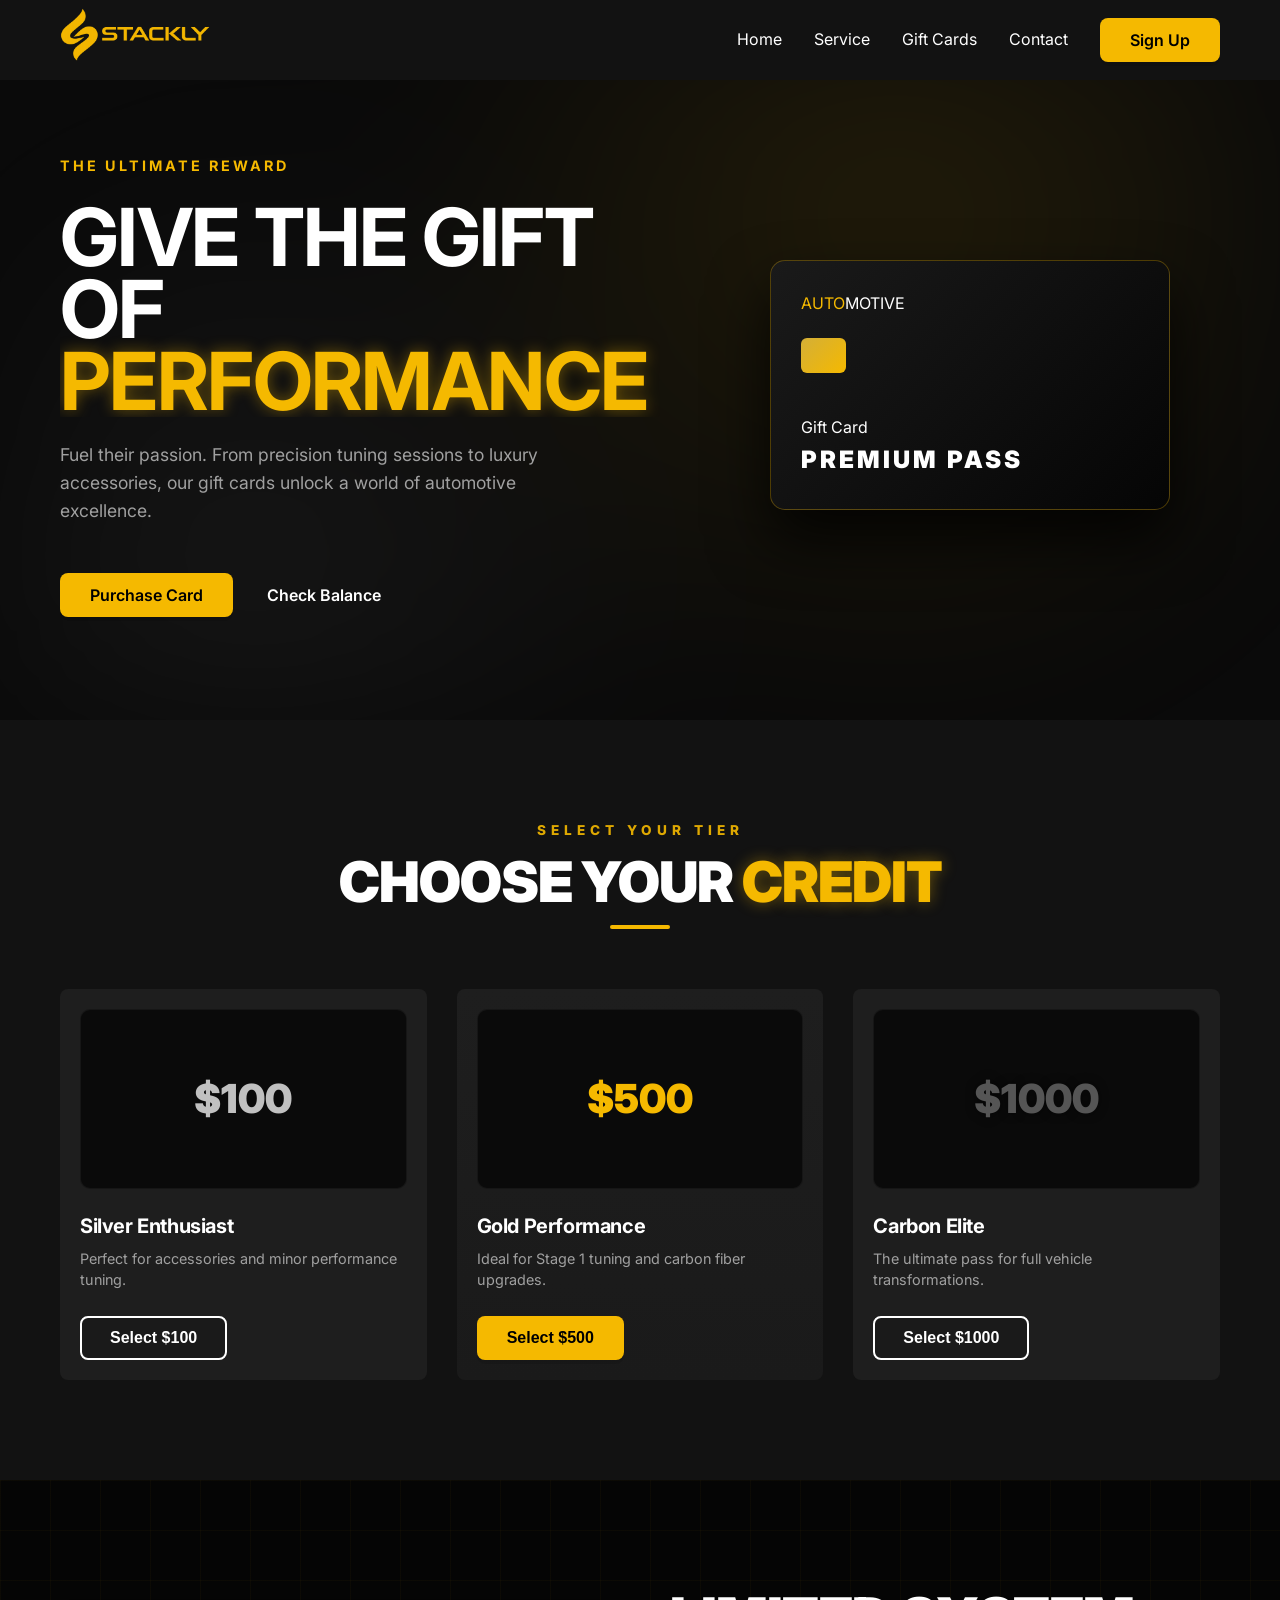
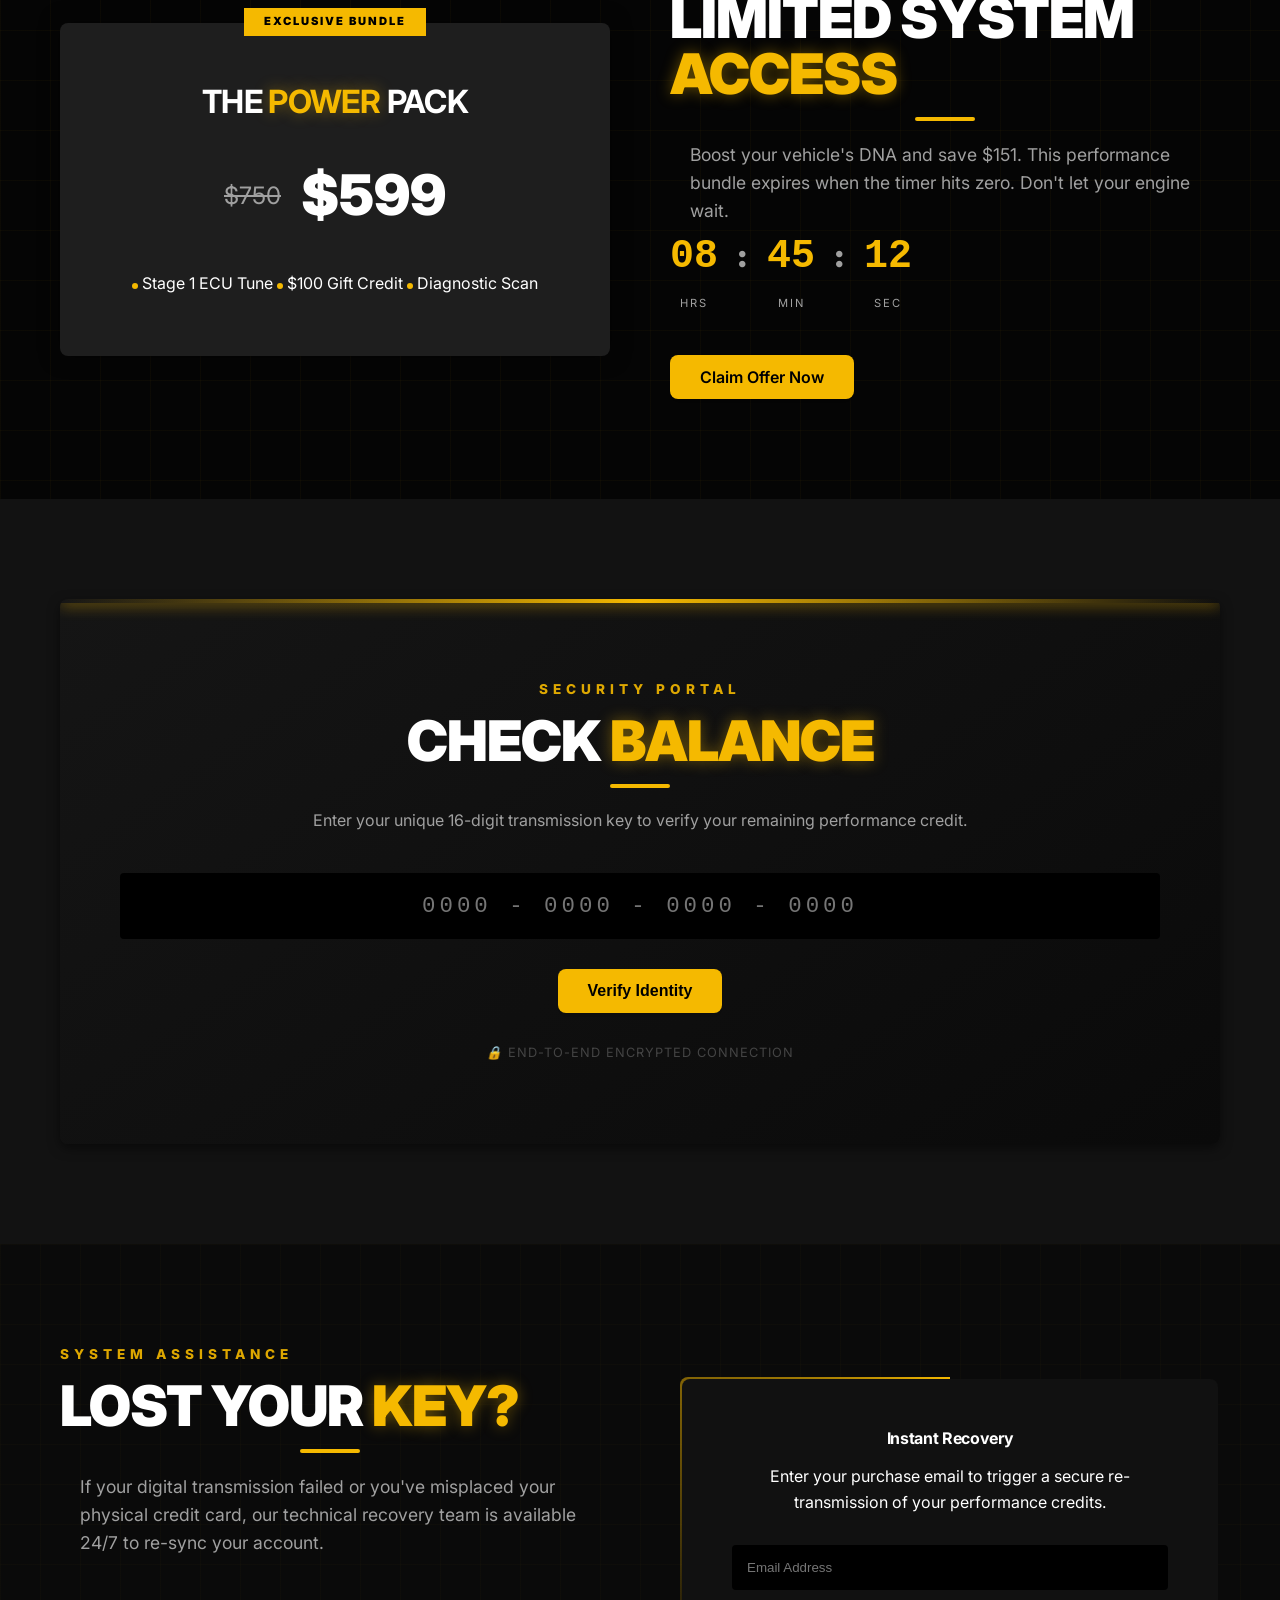
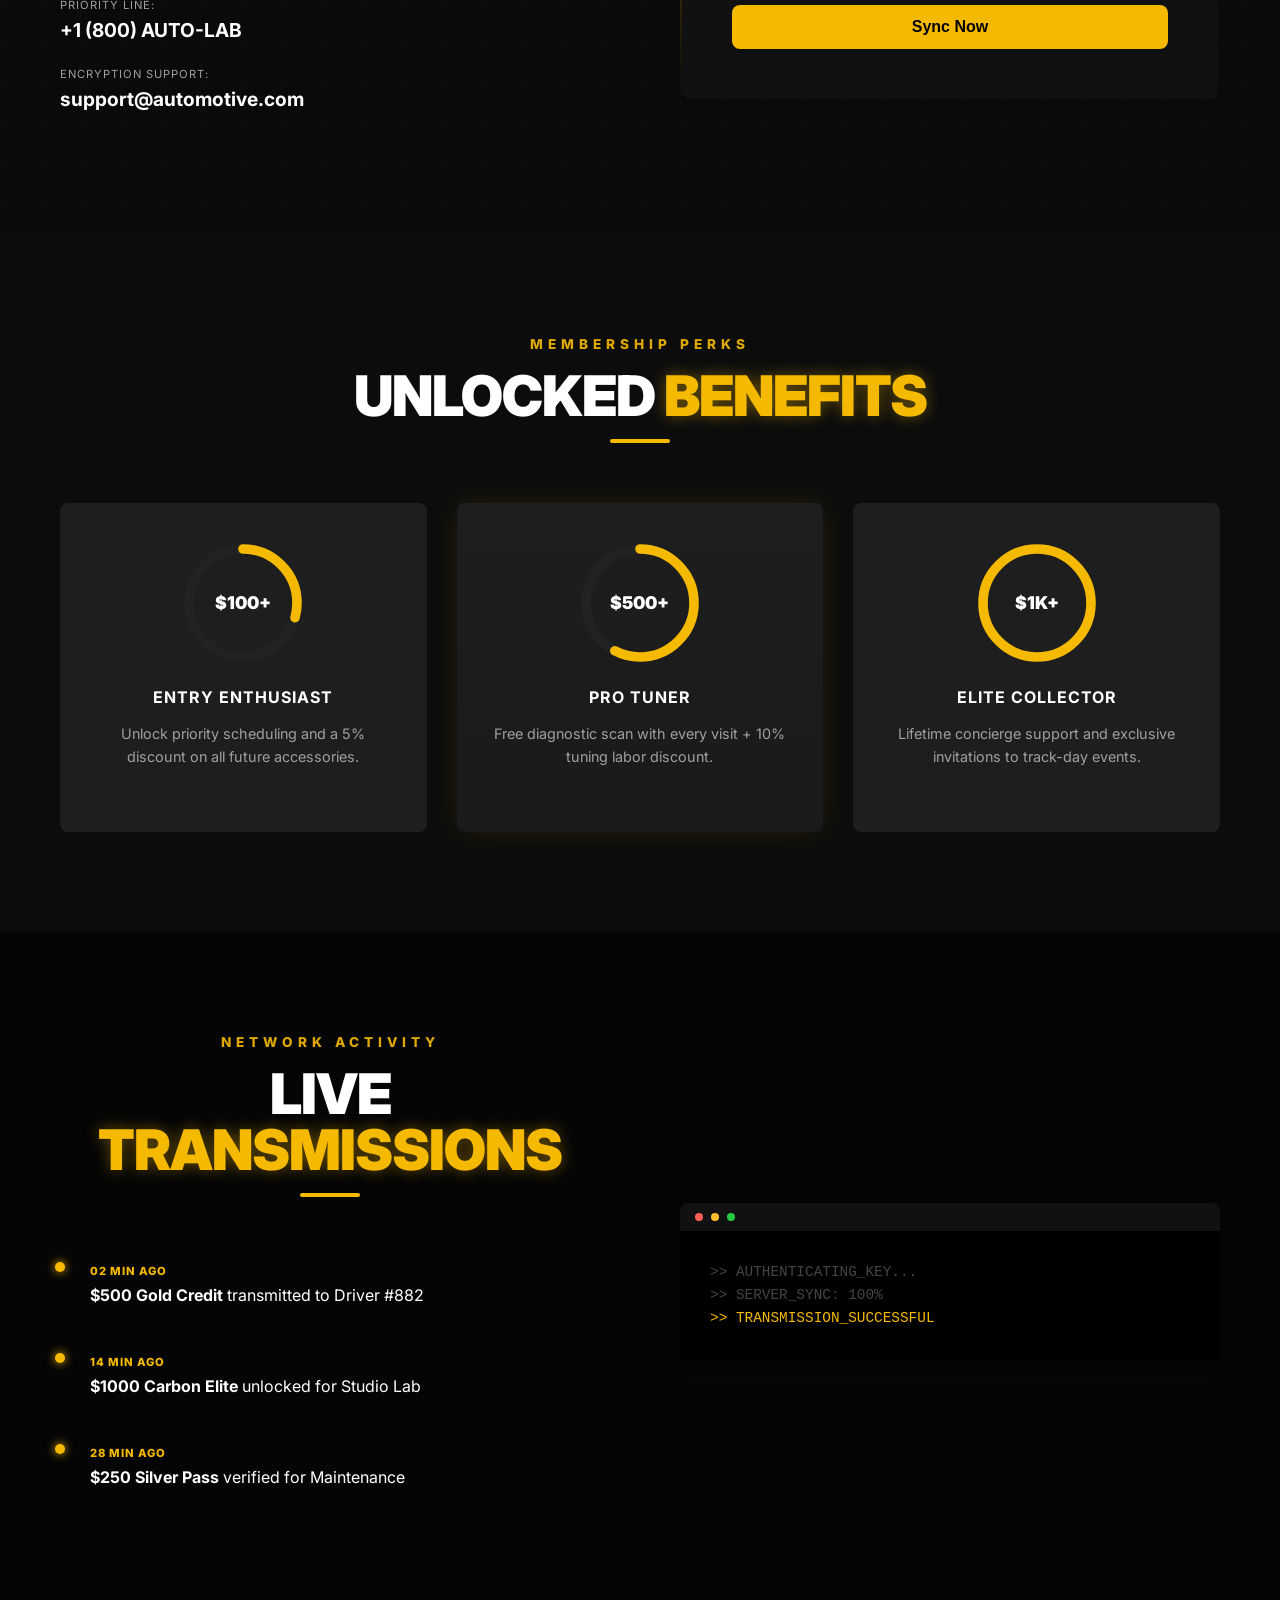
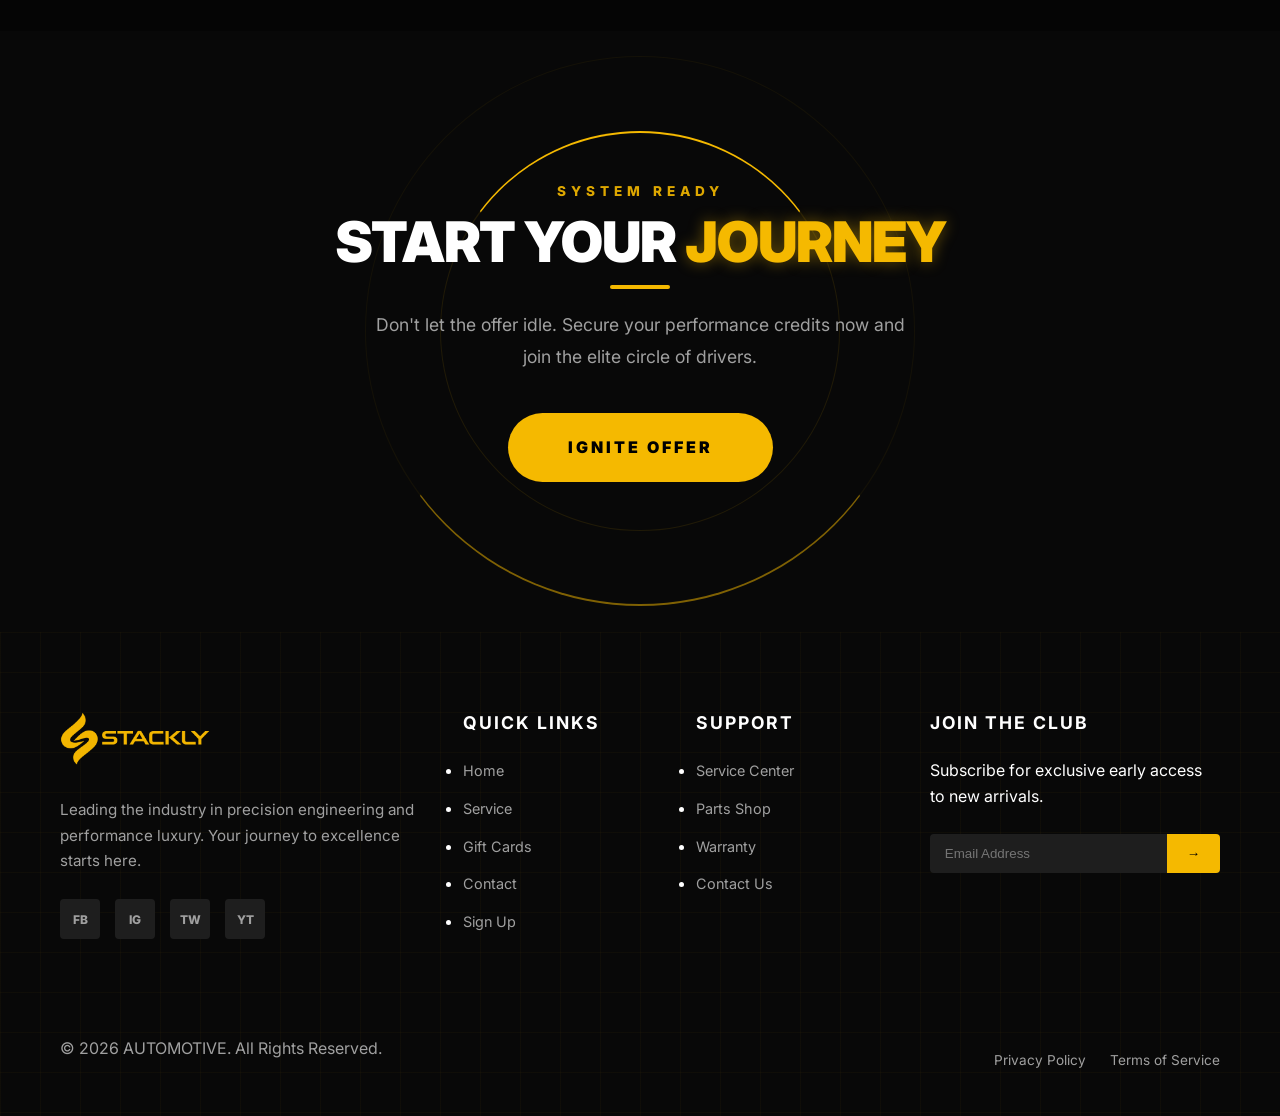
<file: gift.html>
<!DOCTYPE html>
<html lang="en">

<head>
    <meta charset="UTF-8">
    <meta name="viewport" content="width=device-width, initial-scale=1.0">
    <title>Automobile</title>
    <link rel="icon" href="./assets/bg remove.webp">

    <link rel="stylesheet" href="style.css">
    <link rel="stylesheet" href="gift.css">
    <link rel="stylesheet" href="./root.css">

    <link href="https://fonts.googleapis.com/icon?family=Material+Icons" rel="stylesheet">
    <link rel="stylesheet" href="https://cdnjs.cloudflare.com/ajax/libs/font-awesome/6.5.1/css/all.min.css">

    <link href="https://unpkg.com/aos@2.3.4/dist/aos.css" rel="stylesheet">
</head>

<body>

    <header class="main-header">
        <div class="container header-container">
            <a href="gift.html" class="logo">
                <img src="./assets/light yellow.webp" alt="logo" width="150px">
            </a>

            <nav class="nav-links" id="navLinks">
                <button class="close-menu" id="closeMenu" aria-label="Close Menu">&times;</button>

                <a href="index.html" class="nav-item">Home</a>
                <a href="service.html" class="nav-item">Service</a>
                <a href="gift.html" class="nav-item">Gift Cards</a>
                <a href="contact.html" class="nav-item">Contact</a>
                <a href="auth.html" class="btn btn-primary">Sign Up</a>
            </nav>

            <button class="hamburger" id="hamburger" aria-label="Open Menu">
                <span class="bar"></span>
                <span class="bar"></span>
                <span class="bar"></span>
            </button>
        </div>
    </header>




    <main>

        <section class="gift-hero">
            <div class="gift-bokeh"></div>
            <div class="gift-scanline"></div>

            <div class="container gift-hero-container">
                <div class="gift-hero-content">
                    <span class="hero-badge">The Ultimate Reward</span>
                    <h1 class="hero-title">GIVE THE GIFT OF <span class="text-glow">PERFORMANCE</span></h1>
                    <p class="hero-subtitle">
                        Fuel their passion. From precision tuning sessions to luxury accessories, our gift cards unlock
                        a world of automotive excellence.
                    </p>
                    <div class="gift-actions">
                        <a href="./error.html" class="btn btn-primary">Purchase Card</a>
                        <a href="./error.html" class="btn btn-outline">Check Balance</a>
                    </div>
                </div>

                <div class="gift-card-visual">
                    <div class="luxury-card">
                        <div class="card-inner">
                            <div class="card-logo">
                                <span class="logo-accent">AUTO</span>MOTIVE
                            </div>
                            <div class="card-chip"></div>
                            <div class="card-value-box">
                                <span class="val-label">Gift Card</span>
                                <span class="val-amount">PREMIUM PASS</span>
                            </div>
                            <div class="card-shine"></div>
                        </div>
                    </div>
                </div>
            </div>
        </section>









        <section class="gift-selection">
            <div class="container">
                <div class="section-header">
                    <span class="sub-title">Select Your Tier</span>
                    <h2 class="main-title">CHOOSE YOUR <span class="text-glow">CREDIT</span></h2>
                </div>

                <div class="gift-grid">
                    <div class="selection-card silver-tier">
                        <div class="card-preview">
                            <div class="card-viz">
                                <span class="viz-amount">$100</span>
                            </div>
                            <div class="card-glow-effect"></div>
                        </div>
                        <div class="selection-info">
                            <h3>Silver Enthusiast</h3>
                            <p>Perfect for accessories and minor performance tuning.</p>
                            <button class="btn btn-secondary w-full"
                                onclick="window.location.href='./error.html'">Select $100</button>
                        </div>
                    </div>

                    <div class="selection-card gold-tier featured-gift">
                        <div class="card-preview">
                            <div class="card-viz">
                                <span class="viz-amount">$500</span>
                            </div>
                            <div class="card-glow-effect"></div>
                        </div>
                        <div class="selection-info">
                            <h3>Gold Performance</h3>
                            <p>Ideal for Stage 1 tuning and carbon fiber upgrades.</p>
                            <button class="btn btn-primary w-full" onclick="window.location.href='./error.html'">Select
                                $500</button>
                        </div>
                    </div>

                    <div class="selection-card carbon-tier">
                        <div class="card-preview">
                            <div class="card-viz">
                                <span class="viz-amount">$1000</span>
                            </div>
                            <div class="card-glow-effect"></div>
                        </div>
                        <div class="selection-info">
                            <h3>Carbon Elite</h3>
                            <p>The ultimate pass for full vehicle transformations.</p>
                            <button class="btn btn-secondary w-full"
                                onclick="window.location.href='./error.html'">Select $1000</button>
                        </div>
                    </div>
                </div>
            </div>
        </section>









        <section class="performance-offer">
            <div class="circuit-overlay"></div>

            <div class="container offer-container">
                <div class="offer-visual">
                    <div class="offer-box">
                        <div class="offer-tag">Exclusive Bundle</div>
                        <h2 class="offer-title">THE <span class="text-glow">POWER</span> PACK</h2>
                        <div class="offer-price">
                            <span class="old-price">$750</span>
                            <span class="current-price">$599</span>
                        </div>
                        <div class="offer-includes">
                            <span><i class="accent-dot"></i> Stage 1 ECU Tune</span>
                            <span><i class="accent-dot"></i> $100 Gift Credit</span>
                            <span><i class="accent-dot"></i> Diagnostic Scan</span>
                        </div>
                    </div>
                </div>

                <div class="offer-details">
                    <h3 class="main-title">LIMITED SYSTEM <span class="text-glow">ACCESS</span></h3>
                    <p class="section-description">
                        Boost your vehicle's DNA and save $151. This performance bundle expires when the timer hits
                        zero. Don't let your engine wait.
                    </p>

                    <div class="countdown-timer">
                        <div class="time-block">
                            <span class="time-num">08</span>
                            <span class="time-label">HRS</span>
                        </div>
                        <div class="time-divider">:</div>
                        <div class="time-block">
                            <span class="time-num">45</span>
                            <span class="time-label">MIN</span>
                        </div>
                        <div class="time-divider">:</div>
                        <div class="time-block">
                            <span class="time-num">12</span>
                            <span class="time-label">SEC</span>
                        </div>
                    </div>

                    <a href="./error.html" class="btn btn-primary btn-glitch">Claim Offer Now</a>
                </div>
            </div>
        </section>








        <section class="balance-checker">
            <div class="container balance-container">

                <div class="checker-card">
                    <div class="scan-line"></div>

                    <div class="checker-content">
                        <div class="terminal-header">
                            <span class="sub-title">Security Portal</span>
                            <h2 class="main-title">CHECK <span class="text-glow">BALANCE</span></h2>
                        </div>

                        <p class="checker-desc">Enter your unique 16-digit transmission key to verify your remaining
                            performance credit.</p>

                        <form class="checker-form" action="./error.html" method="GET">
                            <div class="input-wrapper">
                                <input type="text" placeholder="0000 - 0000 - 0000 - 0000" class="balance-input">
                                <div class="input-glow"></div>
                            </div>
                            <button type="submit" class="btn btn-primary btn-wide">Verify Identity</button>
                        </form>

                        <div class="security-note">
                            <i class="icon-lock">🔒</i> End-to-End Encrypted Connection
                        </div>
                    </div>
                </div>

            </div>
        </section>








        <section class="support-portal">
            <div class="support-grid-bg"></div>

            <div class="container">
                <div class="support-wrapper">
                    <div class="support-info">
                        <span class="sub-title">System Assistance</span>
                        <h2 class="main-title">LOST YOUR <span class="text-glow">KEY?</span></h2>
                        <p class="section-description">
                            If your digital transmission failed or you've misplaced your physical credit card, our
                            technical recovery team is available 24/7 to re-sync your account.
                        </p>

                        <div class="contact-methods">
                            <div class="contact-item">
                                <span class="label">Priority Line:</span>
                                <span class="value">+1 (800) AUTO-LAB</span>
                            </div>
                            <div class="contact-item">
                                <span class="label">Encryption Support:</span>
                                <span class="value">support@automotive.com</span>
                            </div>
                        </div>
                    </div>

                    <div class="support-card">
                        <div class="card-glow-border"></div>
                        <div class="card-inner-content">
                            <h4>Instant Recovery</h4>
                            <p>Enter your purchase email to trigger a secure re-transmission of your performance
                                credits.</p>
                            <div class="recovery-form">
                                <input type="email" placeholder="Email Address" class="recovery-input">
                                <button class="btn btn-primary" onclick="window.location.href='./error.html'">Sync
                                    Now</button>
                            </div>
                        </div>
                    </div>
                </div>
            </div>
        </section>









        <section class="rewards-milestones">
            <div class="container">
                <div class="section-header">
                    <span class="sub-title">Membership Perks</span>
                    <h2 class="main-title">UNLOCKED <span class="text-glow">BENEFITS</span></h2>
                </div>

                <div class="milestone-grid">
                    <div class="milestone-card">
                        <div class="gauge-box">
                            <svg viewBox="0 0 100 100" class="gauge-svg">
                                <circle class="gauge-bg" cx="50" cy="50" r="45"></circle>
                                <circle class="gauge-path p-30" cx="50" cy="50" r="45"></circle>
                            </svg>
                            <span class="gauge-val">$100+</span>
                        </div>
                        <div class="milestone-info">
                            <h4>Entry Enthusiast</h4>
                            <p>Unlock priority scheduling and a 5% discount on all future accessories.</p>
                        </div>
                    </div>

                    <div class="milestone-card active-tier">
                        <div class="gauge-box">
                            <svg viewBox="0 0 100 100" class="gauge-svg">
                                <circle class="gauge-bg" cx="50" cy="50" r="45"></circle>
                                <circle class="gauge-path p-60" cx="50" cy="50" r="45"></circle>
                            </svg>
                            <span class="gauge-val">$500+</span>
                        </div>
                        <div class="milestone-info">
                            <h4>Pro Tuner</h4>
                            <p>Free diagnostic scan with every visit + 10% tuning labor discount.</p>
                        </div>
                    </div>

                    <div class="milestone-card">
                        <div class="gauge-box">
                            <svg viewBox="0 0 100 100" class="gauge-svg">
                                <circle class="gauge-bg" cx="50" cy="50" r="45"></circle>
                                <circle class="gauge-path p-100" cx="50" cy="50" r="45"></circle>
                            </svg>
                            <span class="gauge-val">$1K+</span>
                        </div>
                        <div class="milestone-info">
                            <h4>Elite Collector</h4>
                            <p>Lifetime concierge support and exclusive invitations to track-day events.</p>
                        </div>
                    </div>
                </div>
            </div>
        </section>







        <section class="live-status">
            <div class="container status-container">

                <div class="status-feed">
                    <div class="section-header text-left">
                        <span class="sub-title">Network Activity</span>
                        <h2 class="main-title">LIVE <span class="text-glow">TRANSMISSIONS</span></h2>
                    </div>

                    <div class="feed-list">
                        <div class="feed-item scroll-reveal">
                            <div class="pulse-node"></div>
                            <div class="feed-info">
                                <span class="feed-time">02 MIN AGO</span>
                                <p><strong>$500 Gold Credit</strong> transmitted to Driver #882</p>
                            </div>
                        </div>

                        <div class="feed-item scroll-reveal">
                            <div class="pulse-node"></div>
                            <div class="feed-info">
                                <span class="feed-time">14 MIN AGO</span>
                                <p><strong>$1000 Carbon Elite</strong> unlocked for Studio Lab</p>
                            </div>
                        </div>

                        <div class="feed-item scroll-reveal">
                            <div class="pulse-node"></div>
                            <div class="feed-info">
                                <span class="feed-time">28 MIN AGO</span>
                                <p><strong>$250 Silver Pass</strong> verified for Maintenance</p>
                            </div>
                        </div>
                    </div>
                </div>

                <div class="status-visual">
                    <div class="terminal-box">
                        <div class="terminal-top">
                            <div class="dot red"></div>
                            <div class="dot yellow"></div>
                            <div class="dot green"></div>
                        </div>
                        <div class="terminal-body">
                            <div class="line-code">>> AUTHENTICATING_KEY...</div>
                            <div class="line-code">>> SERVER_SYNC: 100%</div>
                            <div class="line-code primary-text">>> TRANSMISSION_SUCCESSFUL</div>
                        </div>
                    </div>
                </div>

            </div>
        </section>







        <section class="ignition-cta">
            <div class="cta-visual-engine">
                <div class="ring ring-1"></div>
                <div class="ring ring-2"></div>
            </div>

            <div class="container cta-container scroll-reveal">
                <div class="cta-content">
                    <span class="sub-title">System Ready</span>
                    <h2 class="main-title">START YOUR <span class="text-glow">JOURNEY</span></h2>
                    <p class="cta-description">
                        Don't let the offer idle. Secure your performance credits now and join the elite circle of
                        drivers.
                    </p>

                    <div class="cta-btn-wrapper">
                        <a href="./error.html" class="btn-ignition">
                            <span class="btn-label">Ignite Offer</span>
                            <div class="btn-glow-ring"></div>
                        </a>
                    </div>
                </div>
            </div>
        </section>

    </main>




    <footer class="main-footer">
        <div class="footer-pattern"></div>

        <div class="container">
            <div class="footer-grid">
                <div class="footer-col">
                    <a href="gift.html" class="logo footer-logo">
                        <img src="./assets/light yellow.webp" alt="logo" width="150px">
                    </a>
                    <p class="footer-about">
                        Leading the industry in precision engineering and performance luxury. Your journey to excellence
                        starts here.
                    </p>
                    <div class="social-links">
                        <a href="./error.html" class="social-icon">FB</a>
                        <a href="./error.html" class="social-icon">IG</a>
                        <a href="./error.html" class="social-icon">TW</a>
                        <a href="./error.html" class="social-icon">YT</a>
                    </div>
                </div>

                <div class="footer-col">
                    <h4 class="footer-title">Quick Links</h4>
                    <ul class="footer-links">
                        <li><a href="index.html">Home</a></li>
                        <li><a href="service.html">Service</a></li>
                        <li><a href="gift.html">Gift Cards</a></li>
                        <li><a href="contact.html">Contact</a></li>
                        <li><a href="auth.html">Sign Up</a></li>

                    </ul>
                </div>

                <div class="footer-col">
                    <h4 class="footer-title">Support</h4>
                    <ul class="footer-links">
                        <li><a href="./error.html">Service Center</a></li>
                        <li><a href="./error.html">Parts Shop</a></li>
                        <li><a href="./error.html">Warranty</a></li>
                        <li><a href="./error.html">Contact Us</a></li>
                    </ul>
                </div>

                <div class="footer-col">
                    <h4 class="footer-title">Join The Club</h4>
                    <p class="footer-text">Subscribe for exclusive early access to new arrivals.</p>
                    <form class="footer-form" action="./error.html" method="GET">
                        <input type="email" placeholder="Email Address" class="footer-input" required>
                        <button type="submit" class="footer-btn">&rarr;</button>
                    </form>
                </div>
            </div>

            <div class="footer-bottom">
                <p>&copy; 2026 AUTOMOTIVE. All Rights Reserved.</p>
                <div class="footer-legal">
                    <a href="./error.html">Privacy Policy</a>
                    <a href="./error.html">Terms of Service</a>
                </div>
            </div>
        </div>
    </footer>



    <script src="./script.js"></script>

    <script>

        // round js 

        document.addEventListener("DOMContentLoaded", function () {
            const observerOptions = {
                threshold: 0.25
            };

            const observer = new IntersectionObserver((entries) => {
                entries.forEach(entry => {
                    if (entry.isIntersecting) {
                        entry.target.classList.add('visible');
                        observer.unobserve(entry.target);
                    }
                });
            }, observerOptions);

            const cards = document.querySelectorAll('.milestone-card');
            cards.forEach(card => {
                observer.observe(card);
            });
        });







        document.addEventListener("DOMContentLoaded", function () {
            const observer = new IntersectionObserver((entries) => {
                entries.forEach(entry => {
                    if (entry.isIntersecting) {
                        entry.target.classList.add('visible');
                    }
                });
            }, { threshold: 0.5 });

            document.querySelectorAll('.scroll-reveal').forEach(item => {
                observer.observe(item);
            });
        });





        // CTA js

        const ctaObserver = new IntersectionObserver((entries) => {
            entries.forEach(entry => {
                if (entry.isIntersecting) {
                    entry.target.classList.add('visible');
                }
            });
        }, { threshold: 0.3 });

        document.querySelectorAll('.scroll-reveal').forEach(el => ctaObserver.observe(el));

    </script>

    <script src="https://unpkg.com/aos@2.3.4/dist/aos.js"></script>

    <script>
        AOS.init({
            duration: 900,
            easing: 'ease-in-out',
            once: true,
        });

        // data-aos="fade-up"
        // fade-up, fade-down, fade-left, fade-right, zoom-in,	slide-up, flip-left	

    </script>

</body>

</html>
</file>
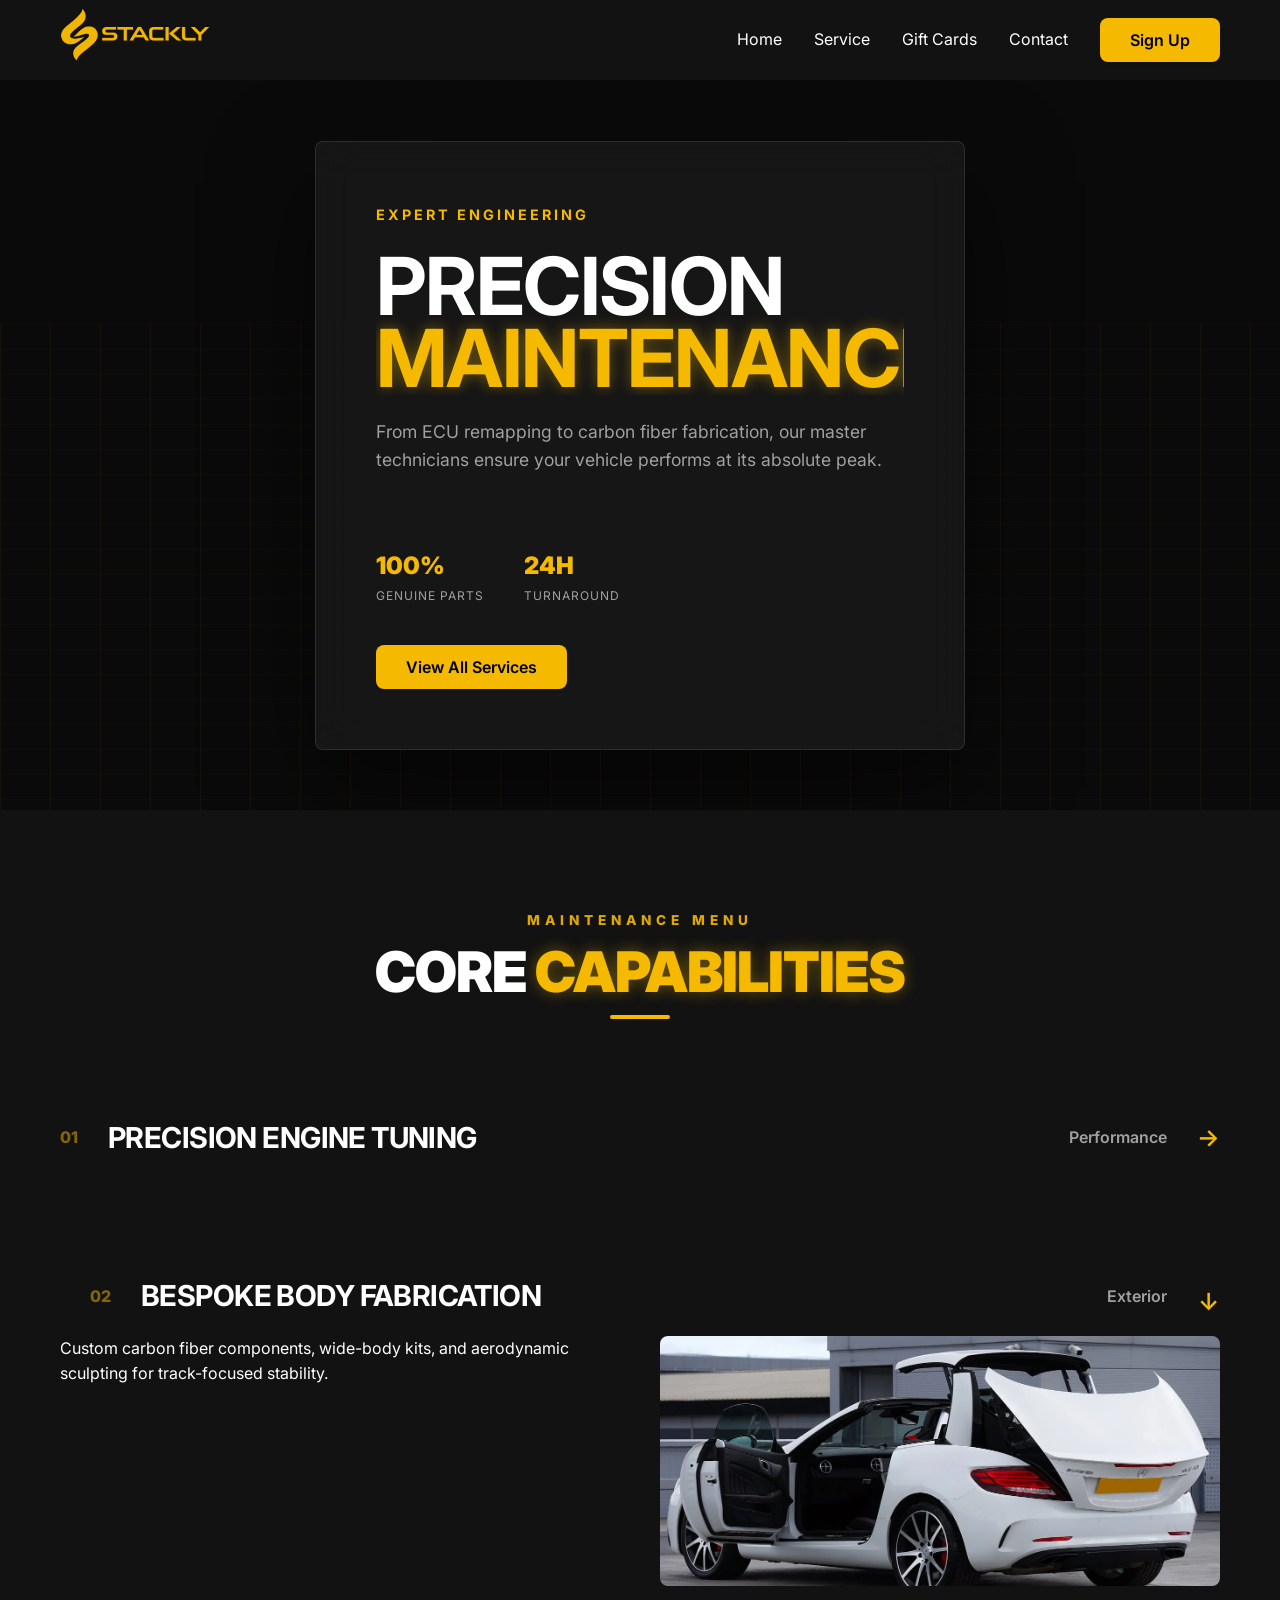
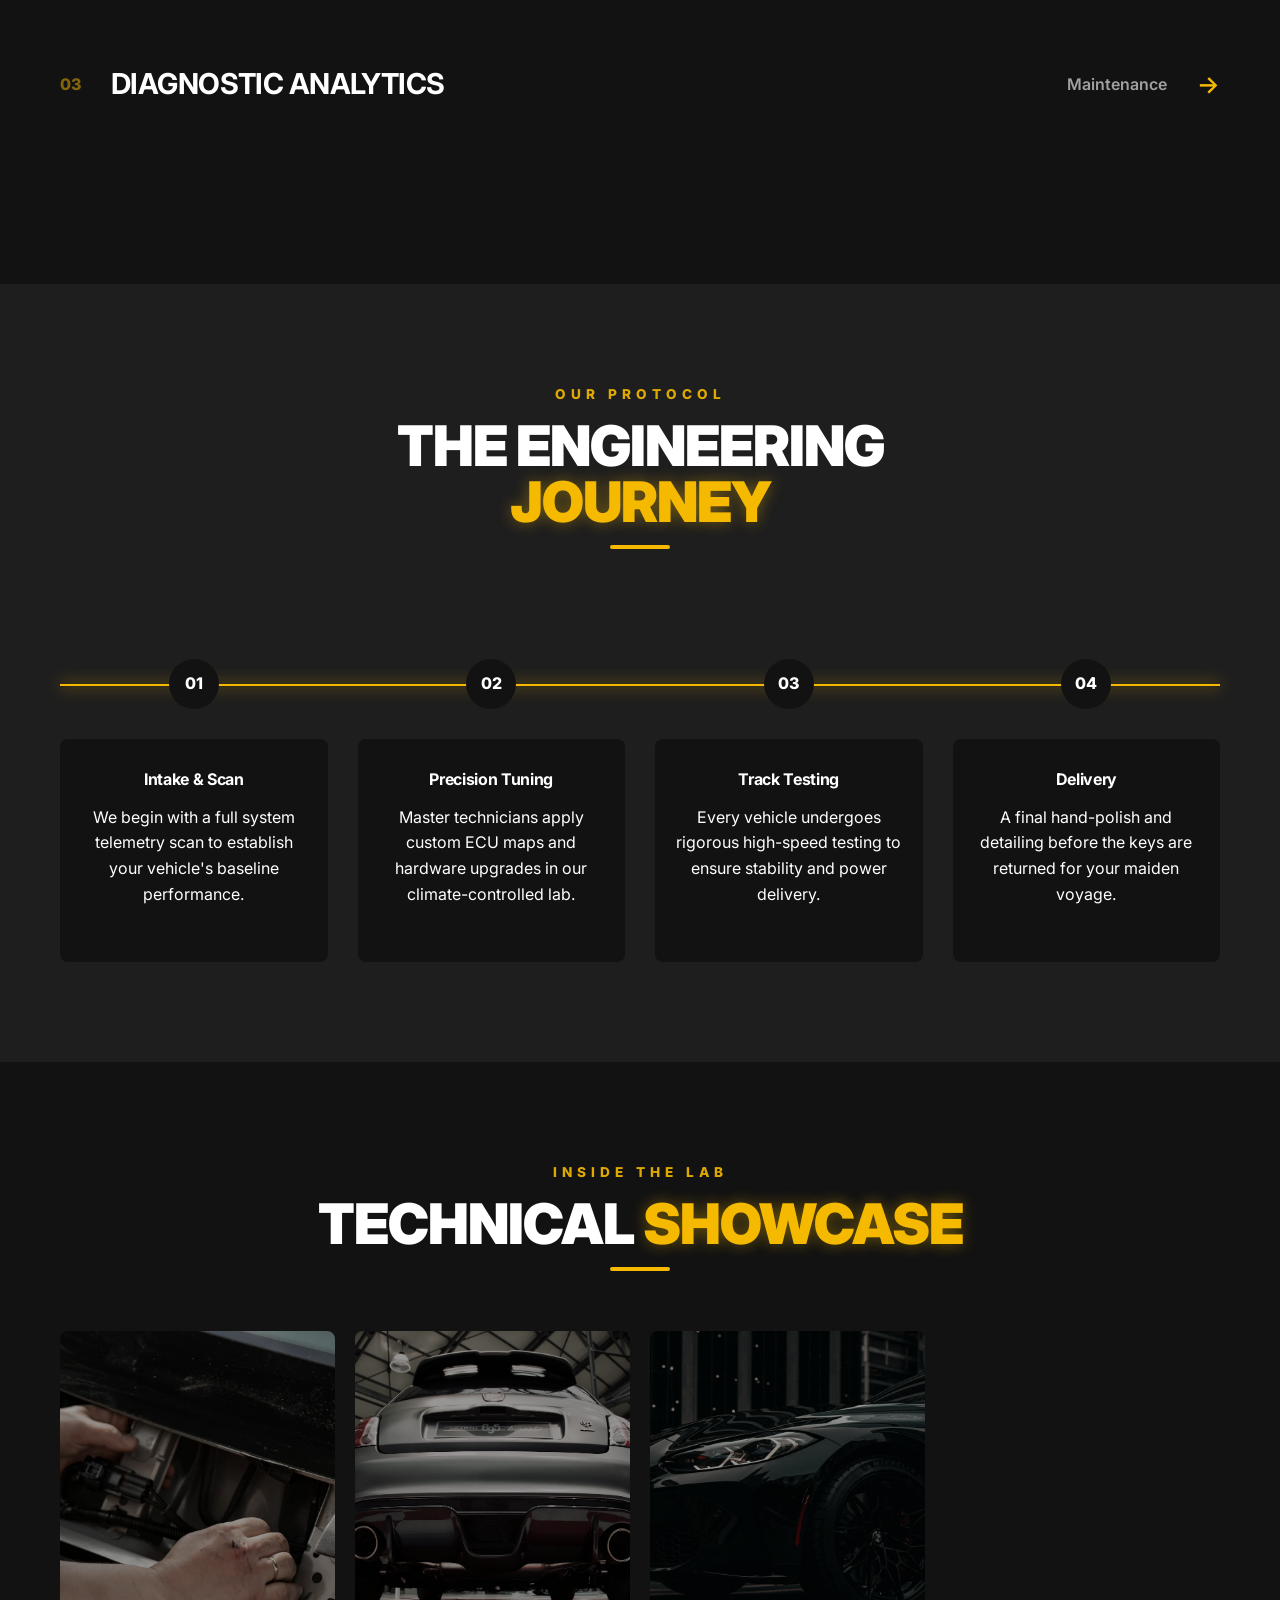
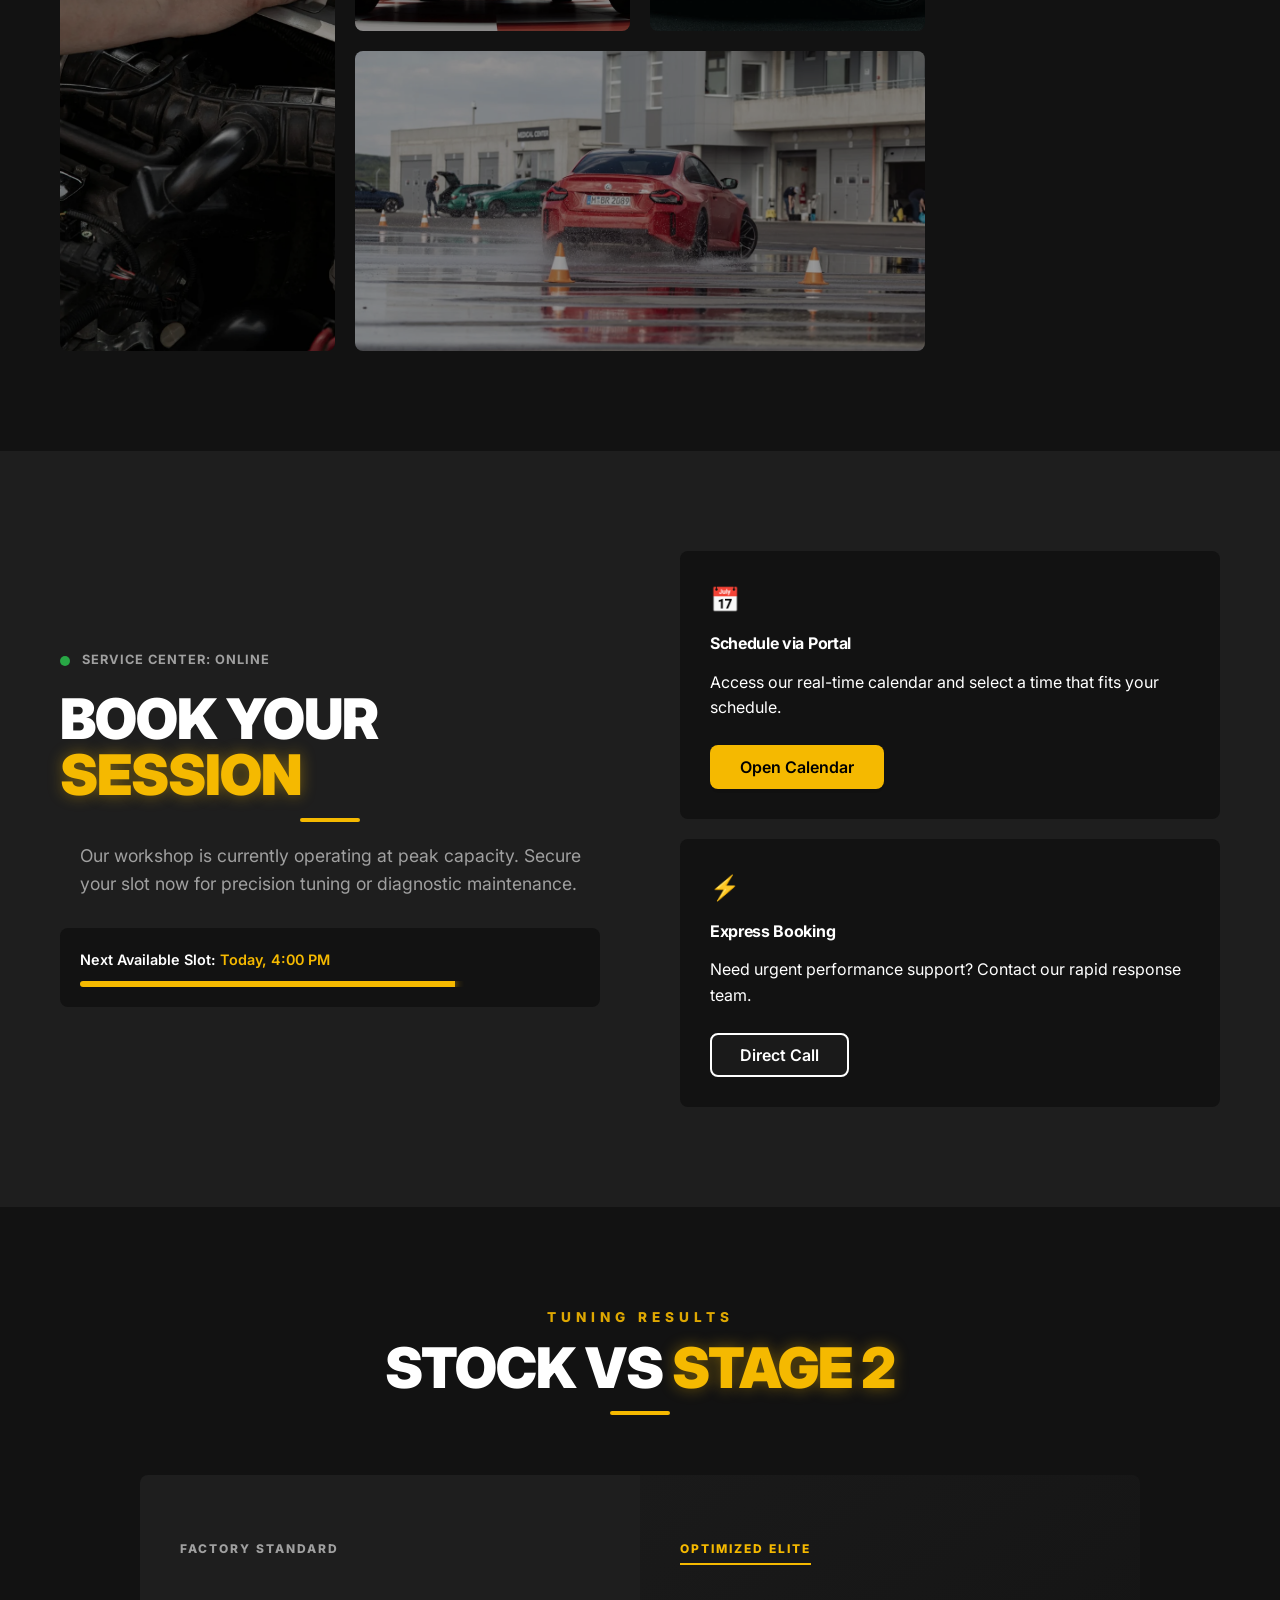
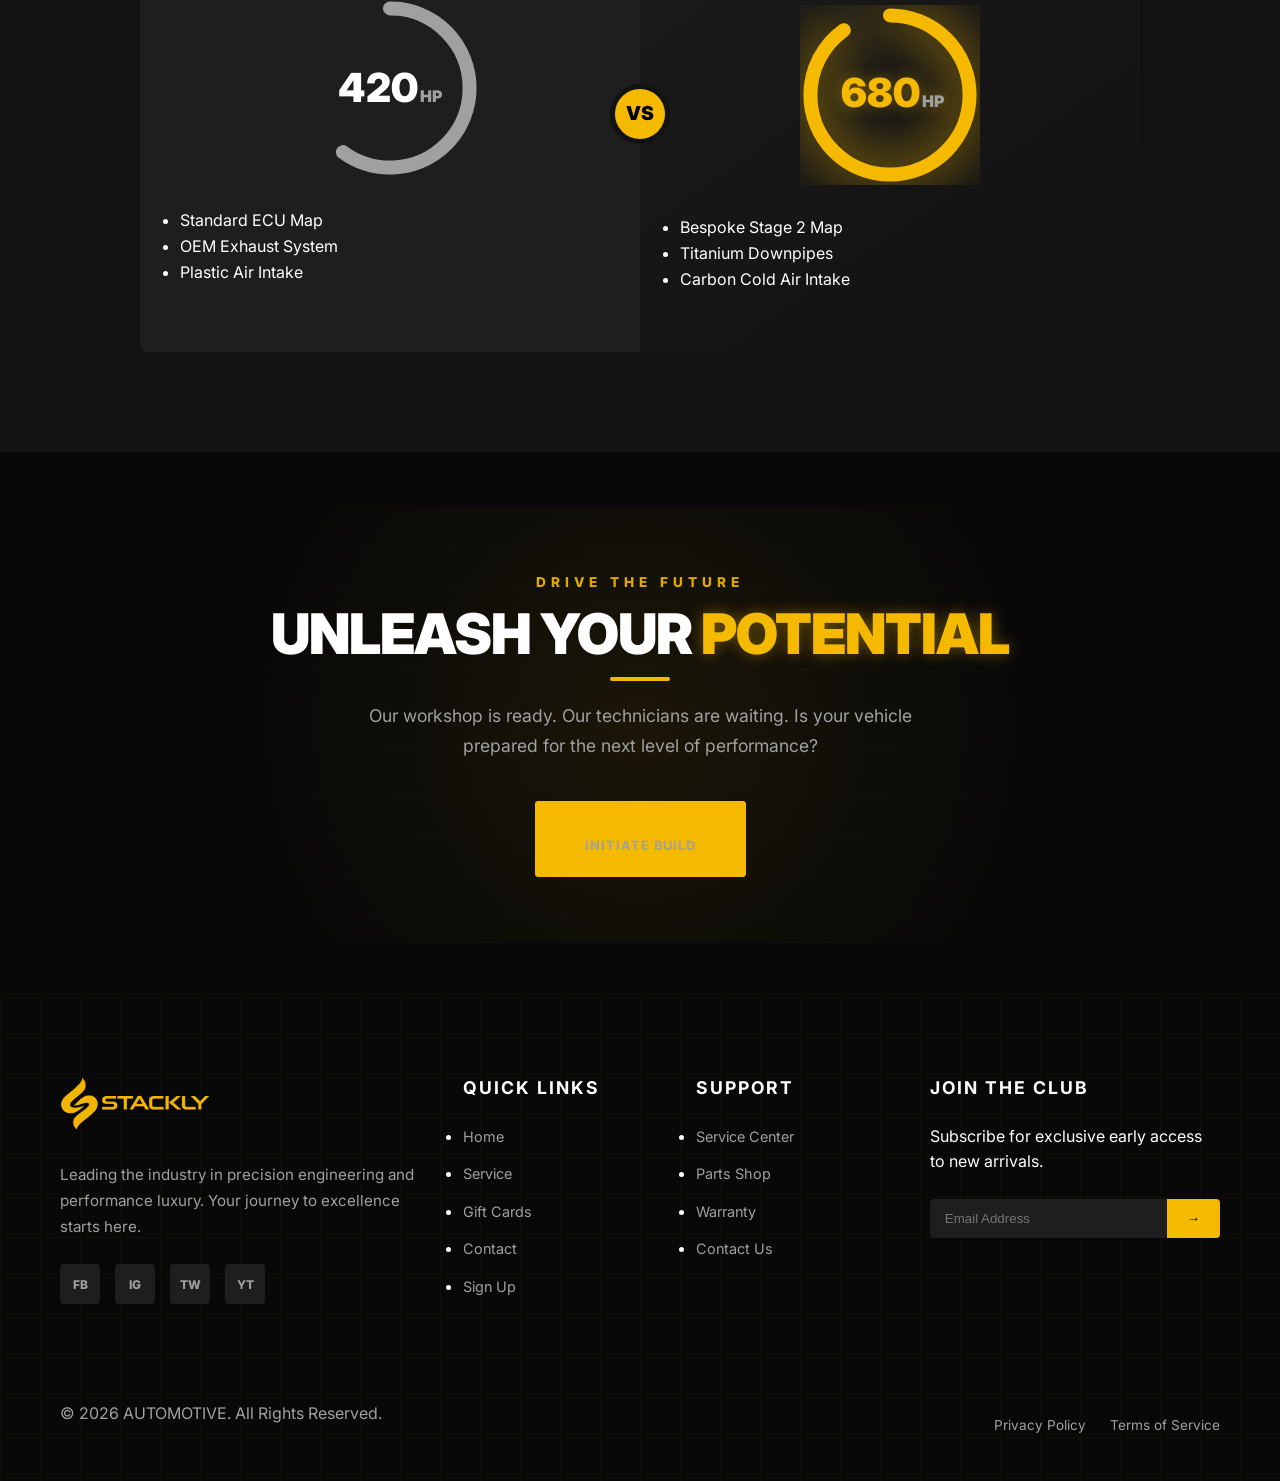
<file: service.html>
<!DOCTYPE html>
<html lang="en">

<head>
    <meta charset="UTF-8">
    <meta name="viewport" content="width=device-width, initial-scale=1.0">
    <title>Automobile</title>
    <link rel="icon" href="./assets/bg remove.webp">

    <link rel="stylesheet" href="style.css">
    <link rel="stylesheet" href="service.css">
    <link rel="stylesheet" href="./root.css">

    <link href="https://fonts.googleapis.com/icon?family=Material+Icons" rel="stylesheet">
    <link rel="stylesheet" href="https://cdnjs.cloudflare.com/ajax/libs/font-awesome/6.5.1/css/all.min.css">

    <link href="https://unpkg.com/aos@2.3.4/dist/aos.css" rel="stylesheet">
</head>

<body>

    <header class="main-header">
        <div class="container header-container">
            <a href="service.html" class="logo">
                <img src="./assets/light yellow.webp" alt="logo" width="150px">
            </a>

            <nav class="nav-links" id="navLinks">
                <button class="close-menu" id="closeMenu" aria-label="Close Menu">&times;</button>

                <a href="index.html" class="nav-item">Home</a>
                <a href="service.html" class="nav-item">Service</a>
                <a href="gift.html" class="nav-item">Gift Cards</a>
                <a href="contact.html" class="nav-item">Contact</a>
                <a href="auth.html" class="btn btn-primary">Sign Up</a>
            </nav>

            <button class="hamburger" id="hamburger" aria-label="Open Menu">
                <span class="bar"></span>
                <span class="bar"></span>
                <span class="bar"></span>
            </button>
        </div>
    </header>

    <main>

        <section class="service-hero">
            <div class="hero-grid-bg"></div>
            <div class="hero-particles"></div>

            <div class="container service-hero-container">
                <div class="service-hero-content">
                    <span class="hero-badge">Expert Engineering</span>
                    <h1 class="hero-title">PRECISION <span class="text-glow">MAINTENANCE</span></h1>
                    <p class="hero-subtitle">
                        From ECU remapping to carbon fiber fabrication, our master technicians ensure your vehicle
                        performs at its absolute peak.
                    </p>
                    <div class="hero-stats-row">
                        <div class="hero-mini-stat">
                            <span class="stat-val">100%</span>
                            <span class="stat-lab">Genuine Parts</span>
                        </div>
                        <div class="hero-mini-stat">
                            <span class="stat-val">24H</span>
                            <span class="stat-lab">Turnaround</span>
                        </div>
                    </div>
                    <a href="./error.html" class="btn btn-primary">View All Services</a>
                </div>
            </div>
        </section>








        <section class="service-list-section" id="services-list">
            <div class="container">
                <div class="section-header">
                    <span class="sub-title">Maintenance Menu</span>
                    <h2 class="main-title">CORE <span class="text-glow">CAPABILITIES</span></h2>
                </div>

                <div class="service-interactive-rows">
                    <div class="service-row">
                        <div class="row-header">
                            <div class="row-title-box">
                                <span class="row-num">01</span>
                                <h3>Precision Engine Tuning</h3>
                            </div>
                            <div class="row-meta">
                                <span>Performance</span>
                                <i class="row-icon">&rarr;</i>
                            </div>
                        </div>
                        <div class="row-content">
                            <p>Stage 1 to Stage 3 ECU remapping, custom exhaust calibration, and dyno-tested hardware
                                upgrades for maximum BHP.</p>
                            <img src="./assets/performance.webp" alt="Engine Tune" class="row-img">
                        </div>
                    </div>

                    <div class="service-row active">
                        <div class="row-header">
                            <div class="row-title-box">
                                <span class="row-num">02</span>
                                <h3>Bespoke Body Fabrication</h3>
                            </div>
                            <div class="row-meta">
                                <span>Exterior</span>
                                <i class="row-icon">&rarr;</i>
                            </div>
                        </div>
                        <div class="row-content">
                            <p>Custom carbon fiber components, wide-body kits, and aerodynamic sculpting for
                                track-focused stability.</p>
                            <img src="./assets/body.webp" alt="Body Shop" class="row-img">
                        </div>
                    </div>

                    <div class="service-row">
                        <div class="row-header">
                            <div class="row-title-box">
                                <span class="row-num">03</span>
                                <h3>Diagnostic Analytics</h3>
                            </div>
                            <div class="row-meta">
                                <span>Maintenance</span>
                                <i class="row-icon">&rarr;</i>
                            </div>
                        </div>
                        <div class="row-content">
                            <p>Full system health scans using manufacturer-grade telemetry to detect early signs of
                                mechanical stress.</p>
                            <img src="./assets/analytics.webp" alt="Diagnostics" class="row-img">
                        </div>
                    </div>
                </div>
            </div>
        </section>








        <section class="process-section">
            <div class="container">
                <div class="section-header">
                    <span class="sub-title">Our Protocol</span>
                    <h2 class="main-title">THE ENGINEERING <span class="text-glow">JOURNEY</span></h2>
                </div>

                <div class="process-track">
                    <div class="process-line">
                        <div class="line-fill"></div>
                    </div>

                    <div class="process-step">
                        <div class="step-dot">01</div>
                        <div class="step-card">
                            <h4>Intake & Scan</h4>
                            <p>We begin with a full system telemetry scan to establish your vehicle's baseline
                                performance.</p>
                        </div>
                    </div>

                    <div class="process-step">
                        <div class="step-dot">02</div>
                        <div class="step-card">
                            <h4>Precision Tuning</h4>
                            <p>Master technicians apply custom ECU maps and hardware upgrades in our climate-controlled
                                lab.</p>
                        </div>
                    </div>

                    <div class="process-step">
                        <div class="step-dot">03</div>
                        <div class="step-card">
                            <h4>Track Testing</h4>
                            <p>Every vehicle undergoes rigorous high-speed testing to ensure stability and power
                                delivery.</p>
                        </div>
                    </div>

                    <div class="process-step">
                        <div class="step-dot">04</div>
                        <div class="step-card">
                            <h4>Delivery</h4>
                            <p>A final hand-polish and detailing before the keys are returned for your maiden voyage.
                            </p>
                        </div>
                    </div>
                </div>
            </div>
        </section>







        <section class="service-gallery">
            <div class="container">
                <div class="section-header">
                    <span class="sub-title">Inside the Lab</span>
                    <h2 class="main-title">TECHNICAL <span class="text-glow">SHOWCASE</span></h2>
                </div>

                <div class="masonry-gallery">
                    <div class="gallery-card tall">
                        <img src="./assets/calibration.webp" alt="Precision Tooling">
                        <div class="gallery-overlay">
                            <h4>Component Calibration</h4>
                        </div>
                    </div>

                    <div class="gallery-card">
                        <img src="./assets/exhaust.webp" alt="Exhaust Install">
                        <div class="gallery-overlay">
                            <h4>Exhaust Systems</h4>
                        </div>
                    </div>

                    <div class="gallery-card">
                        <img src="./assets/aero.webp" alt="Body Modification">
                        <div class="gallery-overlay">
                            <h4>Aerodynamics</h4>
                        </div>
                    </div>

                    <div class="gallery-card wide">
                        <img src="./assets/test track.webp" alt="Finished Model">
                        <div class="gallery-overlay">
                            <h4>Final Track Test</h4>
                        </div>
                    </div>

                </div>
            </div>
        </section>








        <section class="booking-cta">
            <div class="container booking-container">

                <div class="status-panel">
                    <div class="status-header">
                        <div class="pulse-indicator"></div>
                        <span>Service Center: Online</span>
                    </div>
                    <h2 class="main-title">BOOK YOUR <span class="text-glow">SESSION</span></h2>
                    <p class="section-description">
                        Our workshop is currently operating at peak capacity. Secure your slot now for precision tuning
                        or diagnostic maintenance.
                    </p>

                    <div class="availability-meter">
                        <div class="meter-label">Next Available Slot: <span class="primary-text">Today, 4:00 PM</span>
                        </div>
                        <div class="meter-bar">
                            <div class="meter-fill"></div>
                        </div>
                    </div>
                </div>

                <div class="booking-action-box">
                    <div class="action-card">
                        <div class="card-icon-box">📅</div>
                        <h4>Schedule via Portal</h4>
                        <p>Access our real-time calendar and select a time that fits your schedule.</p>
                        <a href="./error.html" class="btn btn-primary">Open Calendar</a>
                    </div>

                    <div class="action-card">
                        <div class="card-icon-box">⚡</div>
                        <h4>Express Booking</h4>
                        <p>Need urgent performance support? Contact our rapid response team.</p>
                        <a href="./error.html" class="btn btn-secondary">Direct Call</a>
                    </div>
                </div>

            </div>
        </section>








        <section class="performance-compare">
            <div class="container">
                <div class="section-header">
                    <span class="sub-title">Tuning Results</span>
                    <h2 class="main-title">STOCK VS <span class="text-glow">STAGE 2</span></h2>
                </div>

                <div class="compare-wrapper">
                    <div class="compare-box stock">
                        <div class="compare-label">Factory Standard</div>
                        <div class="compare-stats">
                            <div class="stat-circle">
                                <svg viewBox="0 0 36 36" class="circular-chart">
                                    <path class="circle-bg"
                                        d="M18 2.0845 a 15.9155 15.9155 0 0 1 0 31.831 a 15.9155 15.9155 0 0 1 0 -31.831" />
                                    <path class="circle-fill" stroke-dasharray="60, 100"
                                        d="M18 2.0845 a 15.9155 15.9155 0 0 1 0 31.831 a 15.9155 15.9155 0 0 1 0 -31.831" />
                                </svg>
                                <div class="percentage">420<span>HP</span></div>
                            </div>
                            <ul class="compare-list">
                                <li>Standard ECU Map</li>
                                <li>OEM Exhaust System</li>
                                <li>Plastic Air Intake</li>
                            </ul>
                        </div>
                    </div>

                    <div class="vs-divider">
                        <div class="vs-circle">VS</div>
                    </div>

                    <div class="compare-box tuned">
                        <div class="compare-label badge-primary">Optimized Elite</div>
                        <div class="compare-stats">
                            <div class="stat-circle">
                                <svg viewBox="0 0 36 36" class="circular-chart primary">
                                    <path class="circle-bg"
                                        d="M18 2.0845 a 15.9155 15.9155 0 0 1 0 31.831 a 15.9155 15.9155 0 0 1 0 -31.831" />
                                    <path class="circle-fill" stroke-dasharray="90, 100"
                                        d="M18 2.0845 a 15.9155 15.9155 0 0 1 0 31.831 a 15.9155 15.9155 0 0 1 0 -31.831" />
                                </svg>
                                <div class="percentage percentage1 text-glow">680<span>HP</span></div>
                            </div>
                            <ul class="compare-list">
                                <li>Bespoke Stage 2 Map</li>
                                <li>Titanium Downpipes</li>
                                <li>Carbon Cold Air Intake</li>
                            </ul>
                        </div>
                    </div>
                </div>
            </div>
        </section>







        <section class="performance-cta">
            <div class="cta-bg-glow"></div>
            <div class="cta-lines"></div>

            <div class="container cta-container">
                <div class="cta-wrapper">
                    <span class="sub-title">Drive the Future</span>
                    <h2 class="main-title">UNLEASH YOUR <span class="text-glow">POTENTIAL</span></h2>
                    <p class="cta-text">
                        Our workshop is ready. Our technicians are waiting. Is your vehicle prepared for the next level
                        of performance?
                    </p>

                    <div class="cta-action">
                        <a href="./error.html" class="btn-radar">
                            <span class="btn-text">Initiate Build</span>
                            <span class="pulse-ring"></span>
                        </a>
                    </div>
                </div>
            </div>
        </section>

    </main>

    <footer class="main-footer">
        <div class="footer-pattern"></div>

        <div class="container">
            <div class="footer-grid">
                <div class="footer-col">
                    <a href="service.html" class="logo footer-logo">
                        <img src="./assets/light yellow.webp" alt="logo" width="150px">
                    </a>
                    <p class="footer-about">
                        Leading the industry in precision engineering and performance luxury. Your journey to excellence
                        starts here.
                    </p>
                    <div class="social-links">
                        <a href="./error.html" class="social-icon">FB</a>
                        <a href="./error.html" class="social-icon">IG</a>
                        <a href="./error.html" class="social-icon">TW</a>
                        <a href="./error.html" class="social-icon">YT</a>
                    </div>
                </div>

                <div class="footer-col">
                    <h4 class="footer-title">Quick Links</h4>
                    <ul class="footer-links">
                        <li><a href="index.html">Home</a></li>
                        <li><a href="service.html">Service</a></li>
                        <li><a href="gift.html">Gift Cards</a></li>
                        <li><a href="contact.html">Contact</a></li>
                        <li><a href="auth.html">Sign Up</a></li>

                    </ul>
                </div>

                <div class="footer-col">
                    <h4 class="footer-title">Support</h4>
                    <ul class="footer-links">
                        <li><a href="./error.html">Service Center</a></li>
                        <li><a href="./error.html">Parts Shop</a></li>
                        <li><a href="./error.html">Warranty</a></li>
                        <li><a href="./error.html">Contact Us</a></li>
                    </ul>
                </div>

                <div class="footer-col">
                    <h4 class="footer-title">Join The Club</h4>
                    <p class="footer-text">Subscribe for exclusive early access to new arrivals.</p>
                    <form class="footer-form" action="./error.html" method="GET">
                        <input type="email" placeholder="Email Address" class="footer-input" required>
                        <button type="submit" class="footer-btn">&rarr;</button>
                    </form>
                </div>
            </div>

            <div class="footer-bottom">
                <p>&copy; 2026 AUTOMOTIVE. All Rights Reserved.</p>
                <div class="footer-legal">
                    <a href="./error.html">Privacy Policy</a>
                    <a href="./error.html">Terms of Service</a>
                </div>
            </div>
        </div>
    </footer>



    <script src="./script.js"></script>

    <script>

        document.querySelectorAll('.service-row').forEach(row => {
            row.addEventListener('click', () => {
                // Remove active class from all rows
                document.querySelectorAll('.service-row').forEach(r => r.classList.remove('active'));
                // Add to the clicked one
                row.classList.add('active');
            });
        });

    </script>

    <script src="https://unpkg.com/aos@2.3.4/dist/aos.js"></script>

    <script>
        AOS.init({
            duration: 900,
            easing: 'ease-in-out',
            once: true,
        });

        // data-aos="fade-up"
        // fade-up, fade-down, fade-left, fade-right, zoom-in,	slide-up, flip-left	

    </script>


</body>

</html>
</file>
<file: style.css>
.main-header {
    position: fixed;
    top: 0;
    left: 0;
    width: 100%;
    height: 80px;
    background-color: var(--bg-dark);
    border-bottom: 1px solid var(--road-gray);
    display: flex;
    align-items: center;
    z-index: 1000;
}

.header-container {
    display: flex;
    justify-content: space-between;
    align-items: center;
    width: 100%;
}

.logo {
    font-size: 1.5rem;
    font-weight: 800;
    color: var(--text-header);
    text-transform: uppercase;
}

.logo-accent {
    color: var(--primary-color);
}

.nav-links {
    display: flex;
    align-items: center;
    gap: 2rem;
}

.nav-links a:hover {
    color: var(--primary-color);
    text-decoration: underline;
}

.close-menu {
    display: none;
    background: none;
    border: none;
    color: var(--primary-color);
    font-size: 2.5rem;
    cursor: pointer;
    position: absolute;
    top: 20px;
    right: 20px;
}

.hamburger {
    display: none;
    flex-direction: column;
    gap: 6px;
    background: none;
    border: none;
    cursor: pointer;
}

.bar {
    width: 30px;
    height: 3px;
    background-color: var(--primary-color);
    transition: var(--transition);
}

@media (max-width: 768px) {
    .hamburger {
        display: flex;
    }

    .nav-links {
        position: fixed;
        top: 0;
        right: -100%;
        width: 100%;
        height: 100vh;
        background-color: var(--secondary-color);
        flex-direction: column;
        justify-content: center;
        transition: 0.5s ease-in-out;
        z-index: 2000;
    }

    .nav-links.active {
        right: 0;
    }

    .close-menu {
        display: block;
    }

    .nav-item {
        font-size: 1.5rem;
        margin-bottom: 2rem;
    }
}









.hero {
    position: relative;
    height: 100vh;
    width: 100%;
    display: flex;
    align-items: center;
    overflow: hidden;
    background-color: var(--bg-dark);
}

.hero-bg {
    position: absolute;
    top: 0;
    left: 0;
    width: 100%;
    height: 100%;
    background: linear-gradient(to right, rgba(18, 18, 18, 0.95) 20%, rgba(18, 18, 18, 0.2)),
        url('./assets/hero.webp');
    background-size: cover;
    background-position: center;
    z-index: 1;
    clip-path: inset(0 100% 0 0);
    animation: revealBackground 1.5s cubic-bezier(0.77, 0, 0.175, 1) forwards;
}

.hero-container {
    position: relative;
    z-index: 2;
}

.hero-badge {
    display: inline-block;
    color: var(--primary-color);
    font-size: 0.9rem;
    font-weight: 700;
    text-transform: uppercase;
    letter-spacing: 8px;
    margin-bottom: 1.5rem;
    opacity: 0;
    animation: revealBadge 1s cubic-bezier(0.23, 1, 0.32, 1) forwards 0.8s;
}

.hero-title {
    font-size: clamp(2.5rem, 8vw, 5rem);
    line-height: 0.9;
    margin-bottom: 1.5rem;
    clip-path: polygon(0 0, 100% 0, 100% 0, 0 0);
    transform: translateY(50px);
    animation: revealText 1.2s cubic-bezier(0.23, 1, 0.32, 1) forwards 1s;
}

.hero-subtitle {
    max-width: 550px;
    font-size: 1.1rem;
    color: var(--text-muted);
    margin-bottom: 3rem;
    transform: translateY(20px);
    opacity: 0;
    animation: fadeInUp 0.8s ease forwards 1.4s;
}

.hero-actions {
    display: flex;
    gap: 1.5rem;
    opacity: 0;
    transform: translateY(20px);
    animation: fadeInUp 0.8s ease forwards 1.6s;
}


@keyframes revealBackground {
    to {
        clip-path: inset(0 0 0 0);
    }
}

@keyframes revealBadge {
    to {
        opacity: 1;
        letter-spacing: 3px;
    }
}

@keyframes revealText {
    to {
        clip-path: polygon(0 0, 100% 0, 100% 100%, 0 100%);
        transform: translateY(0);
    }
}

@keyframes fadeInUp {
    to {
        opacity: 1;
        transform: translateY(0);
    }
}

@media (max-width: 768px) {
    .hero {
        text-align: center;
        justify-content: center;
    }

    .hero-bg {
        background: linear-gradient(to top, rgba(18, 18, 18, 1) 10%, rgba(18, 18, 18, 0.4)),
            url('./assets/hero.webp');
        background-position: center;
    }

    .hero-actions {
        flex-direction: column;
        align-items: center;
    }
}









.features {
    padding: 100px 0;
    background-color: var(--bg-dark);
}

.section-header {
    text-align: center;
    margin-bottom: 60px;
}

.sub-title {
    color: var(--primary-color);
    text-transform: uppercase;
    letter-spacing: 4px;
    font-size: 0.85rem;
    font-weight: 700;
}

.main-title {
    font-size: var(--fs-h2);
    margin-top: 10px;
}

.features-grid {
    display: grid;
    grid-template-columns: repeat(3, 1fr);
    gap: 30px;
}

.feature-card {
    background-color: var(--bg-surface);
    padding: 50px 40px;
    border-radius: var(--radius);
    border: 1px solid var(--road-gray);
    position: relative;
    transition: var(--transition);
    overflow: hidden;
}

.feature-card::before {
    content: '';
    position: absolute;
    top: 0;
    left: 0;
    width: 4px;
    height: 0;
    background-color: var(--primary-color);
    transition: var(--transition);
}

.card-icon {
    font-size: 3rem;
    font-weight: 900;
    color: rgba(255, 255, 255, 0.05);
    position: absolute;
    top: 20px;
    right: 30px;
    transition: var(--transition);
}

.card-title {
    margin-bottom: 15px;
    font-size: 1.5rem;
}

.card-text {
    color: var(--text-muted);
    font-size: 0.95rem;
    margin-bottom: 25px;
}

.card-link {
    color: var(--primary-color);
    font-weight: 700;
    font-size: 0.85rem;
    text-transform: uppercase;
    letter-spacing: 1px;
}

.feature-card:hover {
    transform: translateY(-10px);
    border-color: var(--primary-color);
    box-shadow: 0 20px 40px rgba(0, 0, 0, 0.4);
}

.feature-card:hover::before {
    height: 100%;
}

.feature-card:hover .card-icon {
    color: var(--primary-hover);
    opacity: 0.2;
}

.feature-card.active {
    border-color: rgba(245, 185, 0, 0.3);
}

@media (max-width: 768px) {
    .features {
        padding: 60px 0;
    }

    .features-grid {
        grid-template-columns: 1fr;
        gap: 20px;
    }

    .feature-card {
        padding: 40px 30px;
        text-align: center;
    }

    .feature-card::before {
        width: 100%;
        height: 4px;
        top: 0;
        left: 0;
    }

    .card-icon {
        right: 50%;
        transform: translateX(50%);
        top: 10px;
    }
}








.showcase {
    padding: 100px 0;
    background-color: var(--bg-surface);
    overflow: hidden;
}

.showcase-container {
    display: flex;
    align-items: center;
    gap: 60px;
}

.showcase-visual {
    flex: 1;
    position: relative;
    border-radius: var(--radius);
    overflow: hidden;
    box-shadow: var(--shadow-industrial);
}

.showcase-image-wrapper {
    overflow: hidden;
}

.showcase-img {
    width: 100%;
    display: block;
    object-fit: cover;
    transition: transform 10s ease-in-out;
    filter: grayscale(20%);
}

.showcase-visual:hover .showcase-img {
    transform: scale(1.1) translateX(10px);
}

.visual-tag {
    position: absolute;
    bottom: 20px;
    left: 20px;
    background: var(--primary-color);
    color: var(--text-on-primary);
    padding: 8px 16px;
    font-weight: 700;
    text-transform: uppercase;
    font-size: 0.75rem;
    letter-spacing: 1px;
}

.showcase-content {
    flex: 1;
}

.showcase-description {
    color: var(--text-muted);
    margin: 20px 0 40px;
    line-height: 1.8;
}

.specs-grid {
    display: grid;
    grid-template-columns: repeat(2, 1fr);
    gap: 20px;
    margin-bottom: 40px;
    border-top: 1px solid var(--road-gray);
    padding-top: 30px;
}

.spec-item {
    display: flex;
    flex-direction: column;
}

.spec-label {
    font-size: 0.75rem;
    color: var(--text-muted);
    text-transform: uppercase;
    letter-spacing: 1px;
}

.spec-value {
    font-size: 1.5rem;
    font-weight: 700;
    color: var(--primary-color);
}

.showcase-footer {
    display: flex;
    gap: 15px;
}

@media (max-width: 768px) {
    .showcase {
        padding: 60px 0;
    }

    .showcase-container {
        flex-direction: column;
        gap: 40px;
    }

    .showcase-visual {
        width: 100%;
        height: 300px;
    }

    .showcase-img {
        height: 100%;
    }

    .showcase-content {
        text-align: center;
    }

    .specs-grid {
        grid-template-columns: repeat(2, 1fr);
        text-align: left;
    }

    .showcase-footer {
        flex-direction: column;
    }
}









.gallery-showcase {
    padding: 100px 0;
    background-color: var(--bg-dark);
}

.section-header {
    text-align: center;
    max-width: 600px;
    margin: 0 auto 60px;
}

.section-description {
    color: var(--text-muted);
    margin-top: 15px;
    font-size: 1rem;
    line-height: 1.7;
}

.gallery-grid {
    display: grid;
    grid-template-columns: repeat(3, 1fr);
    grid-template-rows: repeat(2, 300px);
    gap: 20px;
}

.gallery-item {
    position: relative;
    overflow: hidden;
    border-radius: var(--radius);
    border: 1px solid var(--road-gray);
    box-shadow: var(--shadow-industrial);
    cursor: pointer;
}

.feature-item {
    grid-column: 1 / 2;
    grid-row: 1 / 3;
}

.gallery-img {
    width: 100%;
    height: 100%;
    object-fit: cover;
    display: block;
    filter: grayscale(15%);
    transition: transform 0.6s cubic-bezier(0.23, 1, 0.32, 1);
}

.gallery-item:hover .gallery-img {
    transform: scale(1.1);
    filter: grayscale(0%);
}

.image-overlay {
    position: absolute;
    bottom: 0;
    left: 0;
    width: 100%;
    padding: 20px;
    background: linear-gradient(to top, rgba(18, 18, 18, 0.8), transparent);
    z-index: 2;
}

.img-category {
    color: var(--text-main);
    background-color: rgba(255, 255, 255, 0.1);
    backdrop-filter: blur(5px);
    padding: 6px 12px;
    border-radius: 4px;
    text-transform: uppercase;
    font-size: 0.75rem;
    letter-spacing: 2px;
    font-weight: 600;
}

@media (max-width: 768px) {
    .gallery-showcase {
        padding: 60px 0;
    }

    .gallery-grid {
        grid-template-columns: 1fr;
        grid-template-rows: auto;
        gap: 15px;
    }

    .feature-item {
        grid-column: auto;
        grid-row: auto;
    }

    .gallery-item {
        height: 250px;
    }

    .section-header {
        margin-bottom: 40px;
        padding: 0 15px;
    }
}









.tech-specs {
    padding: 100px 0;
    background-color: var(--bg-dark);
}

.tech-row {
    display: flex;
    align-items: center;
    gap: 0;
    margin-bottom: 120px;
    position: relative;
}

.tech-row.reverse {
    flex-direction: row-reverse;
}

.tech-image {
    flex: 0 0 60%;
    height: 450px;
    overflow: hidden;
    border-radius: var(--radius);
    border: 1px solid var(--road-gray);
}

.tech-image img {
    width: 100%;
    height: 100%;
    object-fit: cover;
    filter: brightness(0.7);
    transition: var(--transition);
}

.tech-card {
    flex: 0 0 45%;
    background: rgba(30, 30, 30, 0.7);
    backdrop-filter: blur(15px);
    padding: 50px;
    border-radius: var(--radius);
    border: 1px solid rgba(255, 255, 255, 0.1);
    margin-left: -10%;
    z-index: 5;
    box-shadow: 0 25px 50px rgba(0, 0, 0, 0.5);
}

.tech-row.reverse .tech-card {
    margin-left: 0;
    margin-right: -10%;
}

.spec-number {
    font-size: 0.85rem;
    font-weight: 800;
    color: var(--primary-color);
    letter-spacing: 2px;
    margin-bottom: 10px;
    display: block;
}

.spec-list {
    margin-top: 25px;
    padding: 0;
}

.spec-list li {
    display: flex;
    align-items: center;
    gap: 10px;
    font-size: 0.9rem;
    color: var(--text-muted);
    margin-bottom: 12px;
}

.accent-dot {
    width: 6px;
    height: 6px;
    background-color: var(--primary-color);
    display: inline-block;
    border-radius: 50%;
}

@media (max-width: 768px) {

    .tech-row,
    .tech-row.reverse {
        flex-direction: column;
        margin-bottom: 60px;
    }

    .tech-image {
        flex: 0 0 100%;
        width: 100%;
        height: 300px;
    }

    .tech-card {
        flex: 0 0 100%;
        width: 90%;
        margin: -40px auto 0;
        padding: 30px;
        text-align: center;
    }

    .spec-list li {
        justify-content: center;
    }
}







.inventory {
    padding: 100px 0;
    background-color: var(--bg-surface);
    overflow: hidden;
}

.inventory-track {
    display: flex;
    gap: 30px;
    padding: 20px 0;
}

.inventory-card {
    flex: 0 0 calc(33.333% - 20px);
    background: var(--bg-dark);
    border-radius: var(--radius);
    border: 1px solid var(--road-gray);
    position: relative;
    transition: var(--transition);
    cursor: pointer;
}

.card-badge {
    position: absolute;
    top: 15px;
    right: 15px;
    background: var(--primary-color);
    color: var(--text-on-primary);
    padding: 4px 10px;
    font-size: 0.7rem;
    font-weight: 700;
    text-transform: uppercase;
    z-index: 10;
    border-radius: 2px;
}

.card-img-box {
    width: 100%;
    height: 250px;
    overflow: hidden;
    border-bottom: 2px solid var(--primary-color);
}

.card-img-box img {
    width: 100%;
    height: 100%;
    object-fit: cover;
    transition: transform 0.8s cubic-bezier(0.2, 1, 0.3, 1);
}

.card-info {
    padding: 25px;
}

.card-info h3 {
    font-size: 1.25rem;
    margin-bottom: 5px;
    letter-spacing: 1px;
}

.card-info p {
    color: var(--primary-color);
    font-weight: 600;
    font-size: 0.9rem;
}

.btn-text {
    display: inline-block;
    margin-top: 15px;
    color: var(--text-muted);
    font-size: 0.8rem;
    text-transform: uppercase;
    font-weight: 700;
    letter-spacing: 1px;
}

.inventory-card:hover {
    transform: translateY(-10px) skewX(-1deg);
    border-color: var(--primary-color);
    box-shadow: 0 20px 40px rgba(0, 0, 0, 0.6);
}

.inventory-card:hover .card-img-box img {
    transform: scale(1.15);
}

.inventory-card:hover .btn-text {
    color: var(--primary-color);
}

@media (max-width: 768px) {
    .inventory-track {
        flex-direction: column;
        gap: 20px;
    }

    .inventory-card {
        flex: 0 0 100%;
        width: 100%;
    }

    .card-img-box {
        height: 200px;
    }
}







.stats-parallax {
    position: relative;
    width: 100%;
    min-height: 600px;
    background-image: url('./assets/bg\ img.webp');
    background-attachment: fixed;
    background-position: center;
    background-repeat: no-repeat;
    background-size: cover;
    overflow: hidden;
}

.parallax-overlay {
    width: 100%;
    height: 100%;
    background: linear-gradient(rgba(18, 18, 18, 0.85),
            rgba(18, 18, 18, 0.95));
    padding: 100px 0;
}

.stats-container {
    display: grid;
    grid-template-columns: 1fr 1fr;
    gap: 80px;
    align-items: center;
}

.stat-box-glass {
    background: rgba(255, 255, 255, 0.03);
    backdrop-filter: blur(10px);
    padding: 40px 20px;
    text-align: center;
    border-radius: var(--radius);
    border: 1px solid rgba(255, 255, 255, 0.1);
    transition: var(--transition);
}

.stat-box-glass:hover {
    background: rgba(245, 185, 0, 0.05);
    border-color: var(--primary-color);
    transform: translateY(-10px);
}

.stat-number {
    font-size: 2.8rem;
    font-weight: 900;
    color: var(--primary-color);
    margin-bottom: 5px;
    text-shadow: 0 5px 15px rgba(0, 0, 0, 0.3);
}

@media (max-width: 768px) {
    .stats-parallax {
        background-attachment: scroll;
    }

    .stats-container {
        grid-template-columns: 1fr;
        text-align: center;
        gap: 50px;
    }

    .stats-grid {
        grid-template-columns: repeat(2, 1fr);
    }

    .section-description {
        margin: 0 auto;
    }
}



.performance-stats {
    padding: 100px 0;
    background-color: var(--bg-surface);
    overflow: hidden;
}

.stats-container {
    display: grid;
    grid-template-columns: 1fr 1fr;
    gap: 80px;
    align-items: center;
}

.skill-bars {
    margin-top: 40px;
}

.bar-item {
    margin-bottom: 25px;
}

.bar-info {
    display: flex;
    justify-content: space-between;
    margin-bottom: 10px;
    font-weight: 700;
    text-transform: uppercase;
    font-size: 0.85rem;
    letter-spacing: 1px;
}

.bar-line {
    width: 100%;
    height: 6px;
    background: var(--road-gray);
    border-radius: 10px;
    overflow: hidden;
}

.bar-line .fill {
    display: block;
    height: 100%;
    background: var(--primary-color);
    box-shadow: 0 0 10px var(--primary-color);
    border-radius: 10px;
    animation: loadBar 2s cubic-bezier(0.1, 1, 0.3, 1) forwards;
    transform-origin: left;
    transform: scaleX(0);
}

@keyframes loadBar {
    to {
        transform: scaleX(1);
    }
}

.stats-grid {
    display: grid;
    grid-template-columns: repeat(2, 1fr);
    gap: 25px;
}

.stat-box {
    background: var(--bg-dark);
    padding: 40px 20px;
    text-align: center;
    border-radius: var(--radius);
    border-bottom: 3px solid transparent;
    transition: var(--transition);
}

.stat-box:hover {
    transform: translateY(-10px);
    border-color: var(--primary-color);
}

.stat-number {
    font-size: 2.5rem;
    font-weight: 900;
    color: var(--primary-color);
    margin-bottom: 5px;
}

.plus {
    color: var(--text-main);
}

.stat-label {
    font-size: 0.85rem;
    text-transform: uppercase;
    letter-spacing: 2px;
    color: var(--text-muted);
}

@media (max-width: 768px) {
    .stats-container {
        grid-template-columns: 1fr;
        gap: 50px;
        text-align: center;
    }

    .section-description {
        margin: 0 auto;
    }

    .stats-grid {
        grid-template-columns: repeat(2, 1fr);
    }

    .stat-box {
        padding: 30px 15px;
    }

    .stat-number {
        font-size: 2rem;
    }
}








.pricing-tiers {
    padding: 100px 0;
    background-color: var(--bg-dark);
}

.pricing-grid {
    display: grid;
    grid-template-columns: repeat(3, 1fr);
    gap: 30px;
    align-items: center;
}

.price-card {
    background: var(--bg-surface);
    padding: 50px 30px;
    border-radius: var(--radius);
    border: 1px solid var(--road-gray);
    text-align: center;
    position: relative;
    transition: var(--transition);
    opacity: 0;
    transform: translateY(30px);
    animation: revealUp 0.8s cubic-bezier(0.2, 1, 0.3, 1) forwards;
}

.price-card:nth-child(1) {
    animation-delay: 0.1s;
}

.price-card:nth-child(2) {
    animation-delay: 0.3s;
}

.price-card:nth-child(3) {
    animation-delay: 0.5s;
}

.price-card.featured {
    border-color: var(--primary-color);
    transform: scale(1.05);
    background: linear-gradient(145deg, var(--bg-surface), #252525);
    z-index: 10;
}

.featured-badge {
    position: absolute;
    top: 20px;
    left: 50%;
    transform: translate(-50%, -50%);
    background: var(--primary-color);
    color: var(--text-on-primary);
    padding: 5px 15px;
    font-size: 0.75rem;
    font-weight: 800;
    text-transform: uppercase;
    border-radius: 20px;
}

.price-header {
    margin-bottom: 30px;
}

.tier-name {
    display: block;
    font-size: 0.9rem;
    color: var(--primary-color);
    text-transform: uppercase;
    letter-spacing: 2px;
    font-weight: 700;
}

.price-value {
    font-size: 3rem;
    color: var(--text-header);
    margin-top: 10px;
}

.price-value span {
    font-size: 1rem;
    color: var(--text-muted);
}

.price-features {
    margin-bottom: 40px;
    text-align: left;
}

.price-features li {
    margin-bottom: 15px;
    font-size: 0.95rem;
    color: var(--text-muted);
    display: flex;
    align-items: center;
    gap: 10px;
}

.price-card:hover {
    transform: translateY(-15px) scale(1.02);
    border-color: var(--primary-color);
    box-shadow: 0 20px 40px rgba(0, 0, 0, 0.6);
}

.price-card.featured:hover {
    transform: translateY(-15px) scale(1.08);
}

@media (max-width: 768px) {
    .pricing-grid {
        grid-template-columns: 1fr;
        gap: 50px;
    }

    .price-card.featured {
        transform: scale(1);
    }

    .price-card.featured:hover {
        transform: translateY(-15px) scale(1.05);
    }
}

.price-card {
    opacity: 0;
    transform: translateY(50px) scale(0.9);
    animation: cardIgnition 1s cubic-bezier(0.16, 1, 0.3, 1) forwards;
}

.price-card:nth-child(1) {
    animation-delay: 0.1s;
}

.price-card:nth-child(2) {
    animation-delay: 0.3s;
}

.price-card:nth-child(3) {
    animation-delay: 0.5s;
}

@keyframes cardIgnition {
    to {
        opacity: 1;
        transform: translateY(0) scale(1);
    }
}

.price-card {
    position: relative;
    z-index: 1;
    overflow: hidden;
}

.price-card::after {
    content: '';
    position: absolute;
    top: 0;
    left: 0;
    width: 100%;
    height: 100%;
    background: radial-gradient(circle at center, rgba(245, 185, 0, 0.1) 0%, transparent 70%);
    opacity: 0;
    transition: var(--transition);
    z-index: -1;
}

.price-card:hover {
    transform: translateY(-20px) scale(1.03) !important;
    border-color: var(--primary-color);
    box-shadow: 0 30px 60px rgba(0, 0, 0, 0.7),
        0 0 20px rgba(245, 185, 0, 0.2);
}

.price-card:hover::after {
    opacity: 1;
}

.price-value {
    transition: transform 0.3s ease;
}

.price-card:hover .price-value {
    color: var(--primary-color);
    transform: scale(1.1);
    text-shadow: 0 0 10px rgba(245, 185, 0, 0.3);
}

.price-card.featured .btn-primary {
    animation: btnPulse 2s infinite;
}

@keyframes btnPulse {
    0% {
        box-shadow: 0 0 0 0 rgba(245, 185, 0, 0.4);
    }

    70% {
        box-shadow: 0 0 0 15px rgba(245, 185, 0, 0);
    }

    100% {
        box-shadow: 0 0 0 0 rgba(245, 185, 0, 0);
    }
}

.price-features li {
    transform: translateX(-10px);
    opacity: 0.7;
    transition: 0.4s ease;
}

.price-card:hover .price-features li {
    transform: translateX(0);
    opacity: 1;
    color: var(--text-main);
}

@media (max-width: 768px) {
    .price-card:hover {
        transform: translateY(-15px) scale(1.02) !important;
    }

    .price-card.featured {
        margin: 20px 0;
    }
}







.testimonials {
    padding: 100px 0;
    background-color: var(--bg-dark);
}

.testimonial-grid {
    display: grid;
    grid-template-columns: repeat(3, 1fr);
    gap: 30px;
}

.review-card {
    background: var(--bg-surface);
    padding: 40px;
    border-radius: var(--radius);
    border: 1px solid var(--road-gray);
    position: relative;
    transition: var(--transition);
    opacity: 0;
    transform: translateY(30px);
    animation: revealUp 0.8s ease forwards;
}

.review-card:nth-child(2) {
    animation-delay: 0.2s;
}

.review-card:nth-child(3) {
    animation-delay: 0.4s;
}

.quote-icon {
    font-size: 4rem;
    color: var(--primary-color);
    opacity: 0.2;
    position: absolute;
    top: 10px;
    right: 20px;
    font-family: serif;
}

.review-text {
    font-style: italic;
    color: var(--text-main);
    margin-bottom: 30px;
    position: relative;
    z-index: 2;
}

.reviewer-info {
    display: flex;
    align-items: center;
    gap: 15px;
}

.reviewer-img {
    width: 50px;
    height: 50px;
    border-radius: 50%;
    border: 2px solid var(--primary-color);
    object-fit: cover;
}

.reviewer-name {
    display: block;
    font-weight: 700;
    color: var(--text-header);
    font-size: 0.9rem;
}

.reviewer-role {
    font-size: 0.75rem;
    color: var(--primary-color);
    text-transform: uppercase;
    letter-spacing: 1px;
}

.review-card:hover {
    border-color: var(--primary-color);
    box-shadow: 0 0 20px rgba(245, 185, 0, 0.1);
    transform: translateY(-5px);
}

.review-card.highlight {
    background: linear-gradient(145deg, var(--bg-surface), #252525);
    border-color: rgba(245, 185, 0, 0.3);
}

@keyframes revealUp {
    to {
        opacity: 1;
        transform: translateY(0);
    }
}


.review-card {
    opacity: 0;
    transform: translateY(40px) scale(0.95);
    animation: carReveal 0.8s cubic-bezier(0.2, 1, 0.3, 1) forwards;
}

.review-card:nth-child(1) {
    animation-delay: 0.2s;
}

.review-card:nth-child(2) {
    animation-delay: 0.4s;
}

.review-card:nth-child(3) {
    animation-delay: 0.6s;
}

@keyframes carReveal {
    to {
        opacity: 1;
        transform: translateY(0) scale(1);
    }
}

.review-card {
    position: relative;
    overflow: hidden;
}

.review-card::before {
    content: '';
    position: absolute;
    top: 0;
    left: -100%;
    width: 100%;
    height: 2px;
    background: linear-gradient(90deg, transparent, var(--primary-color));
    transition: 0.6s;
}

.review-card:hover::before {
    left: 100%;
}

.review-card:hover {
    transform: translateY(-10px);
    border-color: var(--primary-color);
    background-color: #252525;
    box-shadow: 0 15px 30px rgba(0, 0, 0, 0.5),
        0 0 10px rgba(245, 185, 0, 0.1);
}

.reviewer-img {
    transition: transform 0.4s cubic-bezier(0.68, -0.55, 0.265, 1.55);
}

.review-card:hover .reviewer-img {
    transform: scale(1.2) rotate(5deg);
    border-color: var(--primary-color);
}

.review-text {
    transition: color 0.3s ease;
}

.review-card:hover .review-text {
    color: var(--text-header);
}

.review-card:hover .quote-icon {
    animation: glitchGlow 0.3s infinite alternate;
    opacity: 0.4;
}

@keyframes glitchGlow {
    0% {
        text-shadow: -2px 0 var(--accent-red);
    }

    100% {
        text-shadow: 2px 0 var(--accent-blue);
    }
}

@media (max-width: 768px) {
    .testimonial-grid {
        grid-template-columns: 1fr;
        gap: 20px;
    }

    .review-card {
        padding: 30px;
        text-align: center;
    }

    .reviewer-info {
        flex-direction: column;
    }
}









.faq-section {
    padding: 100px 0;
    background-color: var(--bg-dark);
}

.faq-grid {
    max-width: 800px;
    margin: 0 auto;
}

.faq-item {
    background: var(--bg-surface);
    border: 1px solid var(--road-gray);
    border-radius: var(--radius);
    margin-bottom: 15px;
    overflow: hidden;
    transition: var(--transition);
    opacity: 0;
    transform: translateY(20px);
    animation: revealUp 0.6s ease forwards;
}

.faq-item:nth-child(1) {
    animation-delay: 0.1s;
}

.faq-item:nth-child(2) {
    animation-delay: 0.2s;
}

.faq-item:nth-child(3) {
    animation-delay: 0.3s;
}

.faq-item:nth-child(4) {
    animation-delay: 0.4s;
}

.faq-question {
    width: 100%;
    padding: 25px 30px;
    background: none;
    border: none;
    display: flex;
    justify-content: space-between;
    align-items: center;
    cursor: pointer;
    color: var(--text-header);
    font-size: 1.1rem;
    font-weight: 700;
    text-align: left;
    transition: var(--transition);
}

.faq-icon {
    font-size: 1.5rem;
    color: var(--primary-color);
    transition: transform 0.4s cubic-bezier(0.68, -0.55, 0.265, 1.55);
}

.faq-answer {
    max-height: 0;
    overflow: hidden;
    transition: max-height 0.5s cubic-bezier(0, 1, 0, 1);
    background: rgba(0, 0, 0, 0.2);
}

.faq-answer p {
    padding: 0 30px 25px;
    color: var(--text-muted);
    font-size: 0.95rem;
    line-height: 1.7;
}

.faq-item:hover {
    border-color: var(--primary-color);
    box-shadow: 0 10px 20px rgba(0, 0, 0, 0.3);
}

.faq-item.active {
    border-color: var(--primary-color);
    box-shadow: 0 0 20px rgba(245, 185, 0, 0.1);
}

.faq-item.active .faq-icon {
    transform: rotate(45deg);
    color: var(--text-main);
}

.faq-item.active .faq-answer {
    max-height: 500px;
    transition: max-height 0.8s cubic-bezier(0.4, 0, 0.2, 1);
}

@media (max-width: 768px) {
    .faq-question {
        padding: 20px;
        font-size: 1rem;
    }

    .faq-answer p {
        padding: 0 20px 20px;
    }
}








.final-cta {
    position: relative;
    padding: 120px 0;
    background-color: #0a0a0a;
    overflow: hidden;
    text-align: center;
}

.cta-mesh {
    position: absolute;
    top: 0;
    left: 0;
    width: 100%;
    height: 100%;
    background:
        radial-gradient(circle at 20% 30%, rgba(245, 185, 0, 0.15) 0%, transparent 40%),
        radial-gradient(circle at 80% 70%, rgba(245, 185, 0, 0.1) 0%, transparent 40%);
    filter: blur(60px);
    animation: meshMove 10s ease-in-out infinite alternate;
    z-index: 1;
}

@keyframes meshMove {
    0% {
        transform: scale(1) translate(0, 0);
    }

    100% {
        transform: scale(1.2) translate(5%, 5%);
    }
}

.cta-scanline {
    position: absolute;
    top: 0;
    left: 0;
    width: 100%;
    height: 100%;
    background: linear-gradient(to bottom,
            transparent 0%,
            rgba(245, 185, 0, 0.1) 50%,
            transparent 100%);
    height: 10px;
    width: 100%;
    opacity: 0.5;
    z-index: 2;
    animation: scanMove 4s linear infinite;
}

@keyframes scanMove {
    0% {
        top: -10%;
    }

    100% {
        top: 110%;
    }
}

.cta-container {
    position: relative;
    z-index: 3;
}

.cta-content {
    max-width: 800px;
    margin: 0 auto;
}

.cta-description {
    color: var(--text-muted);
    font-size: 1.2rem;
    margin-bottom: 40px;
    line-height: 1.8;
}

.cta-btns {
    display: flex;
    justify-content: center;
    gap: 20px;
}

.btn-outline {
    background: transparent;
    border: 2px solid var(--chrome-silver);
    color: var(--text-main);
}

.btn-outline:hover {
    border-color: var(--primary-color);
    color: var(--primary-color);
    background: rgba(245, 185, 0, 0.05);
}

@media (max-width: 768px) {
    .final-cta {
        padding: 80px 0;
    }

    .cta-btns {
        flex-direction: column;
        align-items: center;
    }

    .cta-btns .btn {
        width: 100%;
        max-width: 300px;
    }

    .main-title {
        font-size: 2.2rem;
    }
}








.main-footer {
    position: relative;
    padding: 80px 0 30px;
    background-color: #080808;
    color: var(--text-main);
    overflow: hidden;
    border-top: 1px solid var(--road-gray);
}

.footer-pattern {
    position: absolute;
    top: 0;
    left: 0;
    width: 100%;
    height: 100%;
    background-image:
        linear-gradient(rgba(245, 185, 0, 0.03) 1px, transparent 1px),
        linear-gradient(90deg, rgba(245, 185, 0, 0.03) 1px, transparent 1px);
    background-size: 40px 40px;
    z-index: 1;
}

.main-footer .container {
    position: relative;
    z-index: 2;
}

.footer-grid {
    display: grid;
    grid-template-columns: 1.5fr 0.8fr 0.8fr 1.2fr;
    gap: 40px;
    margin-bottom: 60px;
}

.footer-logo {
    display: block;
    margin-bottom: 20px;
}

.footer-about {
    color: var(--text-muted);
    font-size: 0.95rem;
    line-height: 1.7;
    margin-bottom: 25px;
}

.footer-title {
    color: var(--text-header);
    font-size: 1.1rem;
    margin-bottom: 25px;
    text-transform: uppercase;
    letter-spacing: 2px;
}

.footer-links li {
    margin-bottom: 12px;
}

.footer-links a {
    color: var(--text-muted);
    font-size: 0.9rem;
    transition: var(--transition);
}

.footer-links a:hover {
    color: var(--primary-color);
    padding-left: 5px;
}

.social-links {
    display: flex;
    gap: 15px;
}

.social-icon {
    width: 40px;
    height: 40px;
    background: var(--bg-surface);
    border: 1px solid var(--road-gray);
    display: flex;
    align-items: center;
    justify-content: center;
    border-radius: 4px;
    font-size: 0.75rem;
    font-weight: 800;
    color: var(--text-muted);
    transition: var(--transition);
}

.social-icon:hover {
    background: var(--primary-color);
    color: var(--text-on-primary);
    transform: translateY(-5px);
    border-color: var(--primary-color);
}

.footer-form {
    display: flex;
    margin-top: 20px;
}

.footer-input {
    flex: 1;
    background: var(--bg-surface);
    border: 1px solid var(--road-gray);
    padding: 12px 15px;
    color: var(--text-main);
    border-radius: 4px 0 0 4px;
    outline: none;
}

.footer-btn {
    background: var(--primary-color);
    border: none;
    padding: 0 20px;
    border-radius: 0 4px 4px 0;
    cursor: pointer;
    font-weight: 900;
    transition: var(--transition);
}

.footer-btn:hover {
    background: var(--primary-hover);
}

.footer-bottom {
    padding-top: 30px;
    border-top: 1px solid var(--road-gray);
    display: flex;
    justify-content: space-between;
    align-items: center;
    font-size: 0.85rem;
    color: var(--text-muted);
}

.footer-legal a {
    margin-left: 20px;
}

@media (max-width: 768px) {
    .footer-grid {
        grid-template-columns: 1fr;
        text-align: center;
        gap: 50px;
    }

    .social-links {
        justify-content: center;
    }

    .footer-bottom {
        flex-direction: column;
        gap: 20px;
    }

    .footer-links a:hover {
        padding-left: 0;
    }

    .footer-col:first-child {
        order: 2;
    }

    .footer-col:last-child {
        order: 1;
    }
}
</file>
<file: root.css>
@import url('https://fonts.googleapis.com/css2?family=Inter:wght@300;400;500;600;700&display=swap');

:root {
    /* --- Brand Palette --- */
    --primary-color: #F5B900;       
    --primary-hover: #D4A000;
    --primary-light: #FFD54F;
    
    --secondary-color: #1A1A1A;     
    --secondary-hover: #333333;

    /* --- UI Colors --- */
    --bg-dark: #121212;             
    --bg-surface: #1E1E1E;          
    --chrome-silver: #E0E0E0;      
    
    /* --- Text Colors --- */
    --text-main: #FFFFFF;           
    --text-header: #FFFFFF;          
    --text-muted: #A0A0A0;           
    --text-on-primary: #000000;    
    --text-on-secondary: #FFFFFF;

    /* --- Functional --- */
    --accent-red: #FF3B30;           
    --accent-blue: #007AFF;         

    /* --- Typography Scale --- */
    --fs-h1: 2.5rem;
    --fs-h2: 2rem;
    --fs-h3: 1.5rem;
    --fs-h4: 1.25rem;
    --fs-h5: 1.125rem;
    --fs-h6: 1rem;
    --fs-p: 1rem;
    --fs-p-sm: 0.875rem;

    --lh-heading: 1.2;
    --lh-body: 1.6;

    /* --- Global Styles --- */
    --radius: 8px;                   
    --transition: all 0.3s cubic-bezier(0.4, 0, 0.2, 1);  
    --shadow-industrial: 0 4px 12px rgba(0, 0, 0, 0.5);
}

/* --- Global Reset & Body --- */
* {
    margin: 0;
    padding: 0;
    box-sizing: border-box;
}

html {
    scroll-behavior: smooth;
}

body {
    background-color: var(--bg-dark);  
    color: var(--text-main);
    font-family: 'Inter', sans-serif;
    line-height: var(--lh-body);
    overflow-x: hidden;
}

.container {
    max-width: 1200px;
    margin: 0 auto;
    padding: 0 20px;
}

 h1, h2, h3, h4, h5, h6 {
    color: var(--text-header);
    font-weight: 700;
    line-height: var(--lh-heading);
    letter-spacing: -0.02em;
    margin-bottom: 1rem;
}

h1 { font-size: var(--fs-h1); }
h2 { font-size: var(--fs-h2); }
h3 { font-size: var(--fs-h3); }

p {
    font-size: var(--fs-p);
    margin-bottom: 1.5rem;
}

a {
    text-decoration: none;
    color: inherit;
    transition: var(--transition);
}

/* --- Buttons --- */
.btn {
    display: inline-flex;
    align-items: center;
    justify-content: center;
    padding: 12px 28px;
    font-size: 16px;
    font-weight: 600;
    border-radius: var(--radius);
    cursor: pointer;
    transition: var(--transition);
    border: 2px solid transparent;
    text-decoration: none;
    line-height: 1;
}

.btn-primary {
    background-color: var(--primary-color);
    color: var(--text-on-primary);
    box-shadow: 0 4px 0px rgba(0, 0, 0, 0.1);
}

.btn-primary:hover {
    background-color: var(--primary-hover);
    transform: translateY(-2px);
    box-shadow: 0 6px 15px rgba(245, 185, 0, 0.3);
}

.btn-secondary {
    background-color: var(--secondary-color);
    color: var(--text-on-secondary);
    border-color: var(--road-gray); /* Gives it a subtle outline */
}

.btn-secondary:hover {
    background-color: var(--secondary-hover);
    border-color: var(--primary-color); /* Highlight the border in yellow */
    color: var(--primary-color);
}












 .section-header {
    text-align: center;
    max-width: 700px;
    margin: 0 auto 60px;
    position: relative;
    padding: 0 20px;
}

 .sub-title {
    display: block;
    color: var(--primary-color);
    font-size: 0.85rem;
    font-weight: 800;
    text-transform: uppercase;
    letter-spacing: 5px;  
    margin-bottom: 12px;
    position: relative;
    opacity: 0.9;
}

 .main-title {
    font-size: clamp(2rem, 5vw, 3.5rem);  
    font-weight: 900;
    line-height: 1;
    color: var(--text-header);
    text-transform: uppercase;
    margin-bottom: 20px;
    letter-spacing: -1px;  
}

 
.text-glow {
    color: var(--primary-color);
    position: relative;
    display: inline-block;
    text-shadow: 0 0 15px rgba(245, 185, 0, 0.4);
}

 .main-title::after {
    content: '';
    display: block;
    width: 60px;
    height: 4px;
    background: var(--primary-color);
    margin: 15px auto 0;
    border-radius: 2px;
     transition: width 0.4s cubic-bezier(0.175, 0.885, 0.32, 1.275);
}

.section-header:hover .main-title::after {
    width: 120px;  
}

 .section-description {
    color: var(--text-muted);
    font-size: 1.1rem;
    line-height: 1.6;
    max-width: 550px;
    margin: 0 auto;
    font-weight: 400;
    border-left: 1px solid var(--road-gray);  
    padding-left: 20px;
}

 @media (max-width: 768px) {
    .section-header {
        text-align: left;  
        padding-left: 15px;
    }

    .sub-title {
        letter-spacing: 3px;
    }

    .main-title {
        font-size: 2.2rem;
    }

    .main-title::after {
        margin: 15px 0 0;  
    }

    .section-description {
        font-size: 1rem;
        padding-left: 15px;
        margin: 0;
    }
}
</file>
<file: auth.css>
:root {
    --auth-bg: #050505;
    --card-bg: rgba(15, 15, 15, 0.9);
    --input-bg: #000000;
    --border-color: #222222;
    --accent-glow: rgba(245, 185, 0, 0.2);
}

.auth-portal {
    position: relative;
    padding: 80px 0;
    background-color: var(--auth-bg);
    min-height: 100vh;
    display: flex;
    justify-content: center;
    align-items: center;
    overflow: hidden;
}

.auth-portal::before,
.auth-portal::after {
    content: '';
    position: absolute;
    width: 500px;
    height: 500px;
    border-radius: 50%;
    background: radial-gradient(circle, var(--accent-glow) 0%, transparent 70%);
    z-index: 1;
    filter: blur(80px);
    animation: ambientFloat 10s infinite alternate ease-in-out;
}

.auth-portal::before {
    top: -10%;
    left: -10%;
}

.auth-portal::after {
    bottom: -10%;
    right: -10%;
    animation-delay: -5s;
}

@keyframes ambientFloat {
    from {
        transform: translate(0, 0);
    }

    to {
        transform: translate(50px, 50px);
    }
}

.auth-card {
    position: relative;
    z-index: 10;
    max-width: 450px;
    width: 100%;
    background: var(--card-bg);
    backdrop-filter: blur(15px);
    padding: 50px 40px;
    border: 1px solid var(--border-color);
    border-radius: 12px;
    box-shadow: 0 40px 100px rgba(0, 0, 0, 0.8);
    transition: transform 0.4s cubic-bezier(0.175, 0.885, 0.32, 1.275);
}

.auth-card:hover {
    border-color: var(--primary-color);
}

.field-group {
    position: relative;
    margin-bottom: 25px;
}

.field-group input,
.field-group select {
    width: 100%;
    padding: 16px 20px;
    background: var(--input-bg);
    border: 1px solid var(--border-color);
    color: #ffffff;
    border-radius: 6px;
    font-size: 1rem;
    outline: none;
    transition: all 0.3s ease;
}

.field-group input:focus,
.field-group select:focus {
    border-color: var(--primary-color);
    box-shadow: 0 0 15px var(--accent-glow);
    background: #080808;
}

.password-container {
    position: relative;
}

.toggle-eye {
    position: absolute;
    right: 18px;
    top: 50%;
    transform: translateY(-50%);
    cursor: pointer;
    font-size: 1.2rem;
    opacity: 0.5;
    transition: 0.3s;
    user-select: none;
}

.toggle-eye:hover {
    opacity: 1;
    color: var(--primary-color);
    filter: drop-shadow(0 0 5px var(--primary-color));
}

.btn-auth {
    width: 100%;
    padding: 18px;
    background: var(--primary-color);
    color: var(--text-on-primary);
    border: none;
    border-radius: 6px;
    font-size: 1rem;
    font-weight: 900;
    text-transform: uppercase;
    letter-spacing: 2px;
    cursor: pointer;
    position: relative;
    overflow: hidden;
    transition: 0.3s;
}

.btn-auth:hover {
    letter-spacing: 4px;
    background: #ffffff;
    color: #000000;
    box-shadow: 0 0 30px rgba(255, 255, 255, 0.4);
}

.auth-switch {
    text-align: center;
    margin-top: 25px;
    color: #888;
    font-size: 0.9rem;
}

.auth-switch span {
    color: var(--primary-color);
    font-weight: 700;
    cursor: pointer;
    transition: 0.3s;
    text-decoration: none;
    padding-left: 5px;
}

.auth-switch span:hover {
    text-shadow: 0 0 10px var(--primary-color);
    text-decoration: underline;
}

@media (max-width: 768px) {
    .auth-portal {
        padding: 40px 15px;
    }

    .auth-card {
        padding: 40px 25px;
        margin: 0;
    }

    .main-title {
        font-size: 1.8rem;
    }

    .btn-auth {
        padding: 16px;
        font-size: 0.9rem;
    }
}
</file>
<file: contact.css>
.contact-hero {
    position: relative;
    height: 80vh;
    min-height: 600px;
    background-color: #050505;
    display: flex;
    align-items: center;
    justify-content: center;
    overflow: hidden;
    text-align: center;
}

.contact-hero-container {
    position: relative;
    z-index: 5;
    opacity: 0;
    transform: translateY(30px);
}

.contact-hero-container {
    position: relative;
    z-index: 5;
    opacity: 1;
    transform: translateY(0);
}

.telemetry-grid {
    position: absolute;
    top: 0;
    left: 0;
    width: 100%;
    height: 100%;
    background-image:
        radial-gradient(circle at 2px 2px, rgba(245, 185, 0, 0.05) 1px, transparent 0);
    background-size: 40px 40px;
    z-index: 1;
}

.moving-coordinates {
    position: absolute;
    bottom: 40px;
    right: 40px;
    display: flex;
    flex-direction: column;
    gap: 5px;
    font-family: 'Courier New', monospace;
    font-size: 0.75rem;
    color: var(--primary-color);
    opacity: 0.4;
    z-index: 2;
    animation: pulseCoordinates 4s ease-in-out infinite;
}

@keyframes pulseCoordinates {

    0%,
    100% {
        opacity: 0.2;
    }

    50% {
        opacity: 0.6;
    }
}

.contact-hero-container {
    position: relative;
    z-index: 5;
    opacity: 0;
    transform: translateY(30px);
}

.contact-hero-container.visible {
    opacity: 1;
    transform: translateY(0);
    transition: all 1s cubic-bezier(0.2, 1, 0.3, 1);
}

.contact-hero-content {
    max-width: 750px;
}

.scroll-indicator {
    margin-top: 60px;
    display: flex;
    flex-direction: column;
    align-items: center;
    gap: 15px;
    color: var(--text-muted);
    font-size: 0.7rem;
    text-transform: uppercase;
    letter-spacing: 2px;
}

.mouse-icon {
    width: 25px;
    height: 40px;
    border: 2px solid var(--road-gray);
    border-radius: 15px;
    position: relative;
}

.mouse-icon .wheel {
    width: 3px;
    height: 8px;
    background: var(--primary-color);
    position: absolute;
    top: 8px;
    left: 50%;
    transform: translateX(-50%);
    border-radius: 2px;
    animation: scrollWheel 2s infinite;
}

@keyframes scrollWheel {
    0% {
        top: 8px;
        opacity: 1;
    }

    100% {
        top: 25px;
        opacity: 0;
    }
}

@media (max-width: 768px) {
    .contact-hero {
        height: 70vh;
        padding-top: 80px;
    }

    .hero-title {
        font-size: 2.8rem;
    }

    .moving-coordinates {
        bottom: 20px;
        right: 20px;
        font-size: 0.6rem;
    }

    .contact-hero-content {
        padding: 0 20px;
    }
}










.contact-channels {
    padding: 100px 0;
    background-color: var(--bg-dark);
}

.channels-grid {
    display: grid;
    grid-template-columns: repeat(3, 1fr);
    gap: 30px;
}

.channel-card {
    background: var(--bg-surface);
    padding: 50px 30px;
    border: 1px solid var(--road-gray);
    border-radius: var(--radius);
    text-align: center;
    position: relative;
    overflow: hidden;
    transition: all 0.5s cubic-bezier(0.4, 0, 0.2, 1);
    opacity: 0;
    transform: translateY(40px);
}

.channel-card.visible {
    opacity: 1;
    transform: translateY(0);
}

.channel-icon {
    font-size: 2rem;
    margin-bottom: 25px;
    filter: drop-shadow(0 0 10px rgba(245, 185, 0, 0.2));
}

.channel-info h3 {
    font-size: 1.3rem;
    color: var(--text-header);
    text-transform: uppercase;
    letter-spacing: 1px;
    margin-bottom: 15px;
}

.channel-info p {
    color: var(--text-muted);
    font-size: 0.95rem;
    margin-bottom: 20px;
    line-height: 1.6;
}

.channel-link {
    display: block;
    color: var(--primary-color);
    font-weight: 800;
    font-family: 'Courier New', monospace;
    font-size: 1.1rem;
}

.card-accent-line {
    position: absolute;
    bottom: 0;
    left: 0;
    width: 0%;
    height: 3px;
    background: var(--primary-color);
    box-shadow: 0 0 15px var(--primary-color);
    transition: width 0.4s ease;
}

.channel-card:hover {
    border-color: var(--primary-color);
    transform: translateY(-10px) scale(1.02);
    box-shadow: 0 20px 40px rgba(0, 0, 0, 0.4);
}

.channel-card:hover .card-accent-line {
    width: 100%;
}

@media (max-width: 768px) {
    .channels-grid {
        grid-template-columns: 1fr;
        gap: 25px;
    }

    .channel-card {
        padding: 40px 20px;
        transition-delay: 0s !important;
    }
}









.contact-form-section {
    padding: 100px 0;
    background-color: var(--bg-surface);
}

.form-container {
    display: grid;
    grid-template-columns: 1fr 1.5fr;
    gap: 80px;
    align-items: center;
}

.intro-title {
    font-size: 2.2rem;
    margin-bottom: 20px;
}

.form-checklist {
    margin-top: 30px;
}

.check-item {
    display: flex;
    align-items: center;
    gap: 15px;
    margin-bottom: 12px;
    font-weight: 700;
    color: var(--text-header);
    font-size: 0.9rem;
}

.check-item span {
    color: var(--primary-color);
}

.form-terminal {
    background: var(--bg-dark);
    padding: 50px;
    border-radius: var(--radius);
    border: 1px solid var(--road-gray);
    box-shadow: var(--shadow-industrial);
}

.input-row {
    display: grid;
    grid-template-columns: 1fr 1fr;
    gap: 20px;
    margin-bottom: 20px;
}

.field-group {
    position: relative;
    margin-bottom: 25px;
}

.field-group #subject option {
    background-color: var(--secondary-color);
}


.field-group input,
.field-group textarea,
.field-group select {
    width: 100%;
    padding: 15px;
    background: transparent;
    border: 1px solid var(--road-gray);
    border-radius: 4px;
    color: var(--text-main);
    outline: none;
    transition: var(--transition);
}

.field-group label {
    position: absolute;
    left: 15px;
    top: 50%;
    transform: translateY(-50%);
    color: var(--text-muted);
    pointer-events: none;
    transition: all 0.3s ease;
}

.field-group textarea~label {
    top: 25px;
}

.field-group input:focus~label,
.field-group input:not(:placeholder-shown)~label,
.field-group textarea:focus~label,
.field-group textarea:not(:placeholder-shown)~label {
    top: -10px;
    left: 10px;
    font-size: 0.75rem;
    color: var(--primary-color);
    background: var(--bg-dark);
    padding: 0 5px;
}

.field-glow {
    position: absolute;
    bottom: 0;
    left: 0;
    width: 0%;
    height: 1px;
    background: var(--primary-color);
    box-shadow: 0 0 10px var(--primary-color);
    transition: width 0.4s ease;
}

.field-group input:focus~.field-glow {
    width: 100%;
}

.btn-submit {
    position: relative;
    width: 100%;
    padding: 18px;
    background: var(--primary-color);
    color: var(--text-on-primary);
    border: none;
    font-weight: 900;
    text-transform: uppercase;
    letter-spacing: 2px;
    cursor: pointer;
    overflow: hidden;
    transition: var(--transition);
}

.btn-scan-line {
    position: absolute;
    top: 0;
    left: -100%;
    width: 100%;
    height: 100%;
    background: linear-gradient(90deg, transparent, rgba(255, 255, 255, 0.4), transparent);
    transition: 0.5s;
}

.btn-submit:hover .btn-scan-line {
    left: 100%;
}

@media (max-width: 768px) {
    .form-container {
        grid-template-columns: 1fr;
        gap: 50px;
    }

    .form-terminal {
        padding: 30px 20px;
    }

    .input-row {
        grid-template-columns: 1fr;
    }

    .intro-title {
        font-size: 1.8rem;
        text-align: center;
    }

    .intro-text {
        text-align: center;
    }
}









.location-map {
    position: relative;
    padding: 120px 0;
    min-height: 600px;
    background: #000;
    overflow: hidden;
}

.map-visual {
    position: absolute;
    top: 0;
    left: 0;
    width: 100%;
    height: 100%;
    background-image: url('./assets/world.webp');
    background-size: cover;
    background-position: center;
    filter: grayscale(100%) brightness(0.2);
    z-index: 1;
}

.map-overlay {
    position: absolute;
    inset: 0;
    background: radial-gradient(circle at center, transparent, #000 90%);
    z-index: 2;
}

.tracking-crosshair {
    position: absolute;
    top: 50%;
    left: 50%;
    width: 200px;
    height: 200px;
    border: 1px solid rgba(245, 185, 0, 0.2);
    transform: translate(-50%, -50%);
    z-index: 3;
}

.tracking-crosshair::before,
.tracking-crosshair::after {
    content: '';
    position: absolute;
    background: var(--primary-color);
}

.tracking-crosshair::before {
    width: 100%;
    height: 1px;
    top: 50%;
    left: 0;
}

.tracking-crosshair::after {
    width: 1px;
    height: 100%;
    top: 0;
    left: 50%;
}

.tracking-crosshair {
    animation: crosshairScale 4s ease-in-out infinite alternate;
}

@keyframes crosshairScale {
    from {
        transform: translate(-50%, -50%) scale(0.8);
        opacity: 0.3;
    }

    to {
        transform: translate(-50%, -50%) scale(1.2);
        opacity: 0.7;
    }
}

.hq-container {
    position: relative;
    z-index: 10;
}

.hq-status-card {
    max-width: 400px;
    background: rgba(15, 15, 15, 0.8);
    backdrop-filter: blur(20px);
    border: 1px solid var(--road-gray);
    padding: 40px;
    border-radius: var(--radius);
    box-shadow: 0 30px 60px rgba(0, 0, 0, 0.5);
}

.card-header {
    display: flex;
    align-items: center;
    gap: 10px;
    font-size: 0.7rem;
    font-weight: 900;
    color: var(--text-muted);
    letter-spacing: 2px;
    margin-bottom: 20px;
}

.status-dot {
    width: 8px;
    height: 8px;
    background: #28a745;
    border-radius: 50%;
    box-shadow: 0 0 10px #28a745;
}

.detail-row {
    margin: 20px 0;
    border-bottom: 1px solid rgba(255, 255, 255, 0.05);
    padding-bottom: 10px;
}

.detail-row .label {
    display: block;
    font-size: 0.65rem;
    color: var(--text-muted);
    margin-bottom: 5px;
}

.detail-row .value {
    font-weight: 700;
    color: var(--text-header);
}

@media (max-width: 768px) {
    .location-map {
        padding: 80px 0;
        min-height: 500px;
    }

    .hq-status-card {
        margin: 0 20px;
        max-width: 100%;
        text-align: center;
    }

    .card-header {
        justify-content: center;
    }

    .tracking-crosshair {
        width: 150px;
        height: 150px;
    }
}







.diagnostic-tiers {
    padding: 100px 0;
    background-color: var(--bg-dark);
    position: relative;
}

.diag-grid {
    display: grid;
    grid-template-columns: repeat(3, 1fr);
    gap: 30px;
    margin-top: 50px;
}

.diag-card {
    background: #111;
    border: 1px solid var(--road-gray);
    padding: 40px 30px;
    border-radius: var(--radius);
    position: relative;
    overflow: hidden;
    transition: var(--transition);
}

.diag-scanner {
    position: absolute;
    top: -100%;
    left: 0;
    width: 100%;
    height: 40px;
    background: linear-gradient(to bottom, transparent, rgba(245, 185, 0, 0.1), transparent);
    border-bottom: 1px solid var(--primary-color);
    z-index: 2;
    opacity: 0;
    transition: opacity 0.3s;
}

.diag-card:hover .diag-scanner {
    opacity: 1;
    animation: scanMove 2s linear infinite;
}

@keyframes scanMove {
    0% {
        top: -10%;
    }

    100% {
        top: 110%;
    }
}

.diag-code {
    font-family: 'Courier New', monospace;
    font-size: 0.75rem;
    color: var(--primary-color);
    letter-spacing: 2px;
}

.diag-header h3 {
    margin: 10px 0 25px;
    text-transform: uppercase;
    font-size: 1.4rem;
    color: var(--text-header);
}

.diag-list {
    list-style: none;
    margin-bottom: 30px;
}

.diag-list li {
    font-size: 0.9rem;
    color: var(--text-muted);
    padding: 8px 0;
    border-bottom: 1px solid rgba(255, 255, 255, 0.03);
}

.diag-status {
    font-size: 0.7rem;
    text-transform: uppercase;
    font-weight: 800;
    color: #444;
}

.pulse-text {
    color: var(--primary-color);
    animation: textPulse 2s infinite;
}

@keyframes textPulse {

    0%,
    100% {
        opacity: 1;
    }

    50% {
        opacity: 0.5;
    }
}

.featured-diag {
    border-color: var(--primary-color);
    transform: scale(1.05);
    background: linear-gradient(180deg, #111 0%, #080808 100%);
    box-shadow: 0 20px 40px rgba(0, 0, 0, 0.5);
}

@media (max-width: 768px) {
    .diag-grid {
        grid-template-columns: 1fr;
        gap: 25px;
    }

    .featured-diag {
        transform: scale(1);
    }
}







.signal-cta {
    position: relative;
    padding: 140px 0;
    background-color: #080808;
    overflow: hidden;
    text-align: center;
}

.signal-waves {
    position: absolute;
    bottom: -50px;
    left: 50%;
    transform: translateX(-50%);
    width: 100%;
    height: 300px;
    z-index: 1;
}

.wave {
    position: absolute;
    bottom: 0;
    left: 50%;
    width: 200px;
    height: 200px;
    border: 2px solid var(--primary-color);
    border-radius: 50%;
    transform: translateX(-50%) scale(0);
    opacity: 0;
    animation: signalFlow 4s linear infinite;
}

.wave-2 {
    animation-delay: 1.3s;
}

.wave-3 {
    animation-delay: 2.6s;
}

@keyframes signalFlow {
    0% {
        transform: translateX(-50%) scale(0.5);
        opacity: 0.8;
    }

    100% {
        transform: translateX(-50%) scale(4);
        opacity: 0;
    }
}

.cta-container {
    position: relative;
    z-index: 5;
}

.cta-text {
    max-width: 600px;
    margin: 0 auto 40px;
    color: var(--text-muted);
    font-size: 1.1rem;
    line-height: 1.8;
}

.btn-signal {
    position: relative;
    display: inline-block;
    padding: 20px 50px;
    background: var(--primary-color);
    color: var(--text-on-primary);
    font-weight: 900;
    text-transform: uppercase;
    letter-spacing: 2px;
    border-radius: 4px;
    text-decoration: none;
    overflow: hidden;
    transition: var(--transition);
}

.btn-ripple {
    position: absolute;
    top: 50%;
    left: 50%;
    width: 0;
    height: 0;
    background: rgba(255, 255, 255, 0.3);
    border-radius: 50%;
    transform: translate(-50%, -50%);
    transition: width 0.6s ease-out, height 0.6s ease-out;
}

.btn-signal:hover .btn-ripple {
    width: 300px;
    height: 300px;
}

@media (max-width: 768px) {
    .signal-cta {
        padding: 100px 0;
    }

    .main-title {
        font-size: 2.2rem;
    }

    .cta-text {
        font-size: 1rem;
        padding: 0 20px;
    }

    .btn-signal {
        width: 85%;
        padding: 18px 30px;
    }
}
</file>
<file: gift.css>
.gift-hero {
    position: relative;
    padding: 150px 0 100px;
    background-color: #0a0a0a;
    min-height: 80vh;
    display: flex;
    align-items: center;
    overflow: hidden;
}

 .gift-bokeh {
    position: absolute;
    top: 0;
    left: 0;
    width: 100%;
    height: 100%;
    background: radial-gradient(circle at 70% 30%, rgba(245, 185, 0, 0.1) 0%, transparent 50%),
                radial-gradient(circle at 20% 80%, rgba(255, 255, 255, 0.05) 0%, transparent 40%);
    filter: blur(80px);
    z-index: 1;
}

 .gift-hero-container {
    display: grid;
    grid-template-columns: 1.2fr 1fr;
    gap: 60px;
    align-items: center;
    position: relative;
    z-index: 5;
}

.luxury-card {
    position: relative;
    width: 400px;
    height: 250px;
    perspective: 1000px;
    margin: 0 auto;
}

.card-inner {
    width: 100%;
    height: 100%;
    background: linear-gradient(135deg, #1a1a1a 0%, #050505 100%);
    border-radius: 15px;
    border: 1px solid rgba(245, 185, 0, 0.3);
    padding: 30px;
    position: relative;
    overflow: hidden;
    box-shadow: 0 30px 60px rgba(0,0,0,0.8);
    display: flex;
    flex-direction: column;
    justify-content: space-between;
     animation: cardFloat 5s ease-in-out infinite;
}

@keyframes cardFloat {
    0%, 100% { transform: translateY(0) rotateX(5deg) rotateY(-10deg); }
    50% { transform: translateY(-20px) rotateX(10deg) rotateY(5deg); }
}

 .card-shine {
    position: absolute;
    top: 0;
    left: -150%;
    width: 100%;
    height: 100%;
    background: linear-gradient(
        90deg,
        transparent,
        rgba(245, 185, 0, 0.2),
        transparent
    );
    transform: skewX(-20deg);
    animation: foilShine 4s infinite;
}

@keyframes foilShine {
    0% { left: -150%; }
    30% { left: 150%; }
    100% { left: 150%; }
}

.card-chip {
    width: 45px;
    height: 35px;
    background: linear-gradient(135deg, #d4af37, #f5b900);
    border-radius: 6px;
    margin-bottom: 20px;
}

.val-amount {
    display: block;
    font-size: 1.5rem;
    font-weight: 900;
    letter-spacing: 3px;
    color: var(--text-header);
}

 @media (max-width: 768px) {
    .gift-hero {
        padding: 120px 0 60px;
        text-align: center;
    }

    .gift-hero-container {
        grid-template-columns: 1fr;
        gap: 60px;
    }

    .luxury-card {
        width: 100%;
        max-width: 320px;
        height: 200px;
    }

    .gift-actions {
        flex-direction: column;
        gap: 15px;
    }

    .hero-title {
        font-size: 2.5rem;
    }

    .gift-hero-content {
        order: 1;
    }
    
    .gift-card-visual {
        order: 2;
    }
}










 .gift-selection {
    padding: 100px 0;
    background-color: var(--bg-dark);
}

.gift-grid {
    display: grid;
    grid-template-columns: repeat(3, 1fr);
    gap: 30px;
}

 .selection-card {
    background: var(--bg-surface);
    border-radius: var(--radius);
    border: 1px solid var(--road-gray);
    padding: 20px;
    transition: var(--transition);
    position: relative;
    overflow: hidden;
     opacity: 0;
    transform: translateY(30px);
    animation: revealUp 0.8s cubic-bezier(0.2, 1, 0.3, 1) forwards;
}

.selection-card:nth-child(2) { animation-delay: 0.2s; }
.selection-card:nth-child(3) { animation-delay: 0.4s; }

 .card-preview {
    height: 180px;
    background: #0a0a0a;
    border-radius: 10px;
    margin-bottom: 25px;
    position: relative;
    display: flex;
    align-items: center;
    justify-content: center;
    overflow: hidden;
    border: 1px solid rgba(255, 255, 255, 0.05);
}

.card-viz {
    font-size: 2.5rem;
    font-weight: 900;
    color: var(--text-header);
    z-index: 2;
    transition: transform 0.5s ease;
}

 .silver-tier .viz-amount { color: #c0c0c0; }
.gold-tier .viz-amount { color: var(--primary-color); }
.carbon-tier .viz-amount { color: #555; text-shadow: 0 0 10px rgba(0,0,0,0.5); }

 .selection-card:hover {
    transform: translateY(-15px);
    border-color: var(--primary-color);
    box-shadow: 0 20px 40px rgba(0,0,0,0.6);
}

.selection-card:hover .card-viz {
    transform: scale(1.2);
}

 .card-glow-effect {
    position: absolute;
    top: 0;
    left: -100%;
    width: 50%;
    height: 100%;
    background: linear-gradient(
        to right,
        transparent,
        rgba(255, 255, 255, 0.05),
        transparent
    );
    transform: skewX(-25deg);
    transition: 0.5s;
}

.selection-card:hover .card-glow-effect {
    left: 150%;
    transition: 0.8s;
}

 .featured-gift {
    border-color: rgba(245, 185, 0, 0.3);
    background: linear-gradient(180deg, var(--bg-surface) 0%, #1a1a1a 100%);
}

.selection-info h3 {
    font-size: 1.25rem;
    margin-bottom: 10px;
    color: var(--text-header);
}

.selection-info p {
    font-size: 0.9rem;
    color: var(--text-muted);
    margin-bottom: 25px;
    line-height: 1.5;
}

 @media (max-width: 768px) {
    .gift-grid {
        grid-template-columns: 1fr;
        gap: 40px;
    }

    .selection-card {
        padding: 30px 20px;
        text-align: center;
    }

    .selection-card:hover {
        transform: translateY(-10px);  
    }

    .card-preview {
        height: 160px;
    }
}









 .performance-offer {
    position: relative;
    padding: 100px 0;
    background-color: #050505;
    overflow: hidden;
}

 .circuit-overlay {
    position: absolute;
    top: 0;
    left: 0;
    width: 100%;
    height: 100%;
    background-image: 
        linear-gradient(90deg, rgba(245, 185, 0, 0.03) 1px, transparent 1px),
        linear-gradient(rgba(245, 185, 0, 0.03) 1px, transparent 1px);
    background-size: 50px 50px;
    z-index: 1;
}

.offer-container {
    display: grid;
    grid-template-columns: 1fr 1fr;
    gap: 60px;
    align-items: center;
    position: relative;
    z-index: 5;
}

 .offer-box {
    background: var(--bg-surface);
    padding: 60px;
    border-radius: var(--radius);
    border: 2px solid var(--road-gray);
    position: relative;
    text-align: center;
     box-shadow: 0 0 20px rgba(0,0,0,0.5);
    transition: var(--transition);
}

.offer-box:hover {
    border-color: var(--primary-color);
    box-shadow: 0 0 30px rgba(245, 185, 0, 0.15);
}

.offer-tag {
    position: absolute;
    top: -15px;
    left: 50%;
    transform: translateX(-50%);
    background: var(--primary-color);
    color: var(--text-on-primary);
    padding: 5px 20px;
    font-weight: 900;
    text-transform: uppercase;
    font-size: 0.7rem;
    letter-spacing: 2px;
}

.offer-price {
    margin: 30px 0;
    display: flex;
    justify-content: center;
    align-items: center;
    gap: 20px;
}

.old-price {
    text-decoration: line-through;
    color: var(--text-muted);
    font-size: 1.5rem;
}

.current-price {
    font-size: 3.5rem;
    font-weight: 900;
    color: var(--text-header);
}

 .countdown-timer {
    display: flex;
    gap: 20px;
    margin-bottom: 40px;
}

.time-block {
    text-align: center;
}

.time-num {
    display: block;
    font-size: 2.5rem;
    font-weight: 900;
    color: var(--primary-color);
    font-family: monospace;  
}

.time-label {
    font-size: 0.7rem;
    color: var(--text-muted);
    letter-spacing: 2px;
}

.time-divider {
    font-size: 2rem;
    font-weight: 900;
    color: var(--text-muted);
    margin-top: 5px;
}

 @media (max-width: 768px) {
    .offer-container {
        grid-template-columns: 1fr;
        text-align: center;
    }

    .offer-box {
        padding: 40px 20px;
    }

    .current-price {
        font-size: 2.5rem;
    }

    .countdown-timer {
        justify-content: center;
    }

    .time-num {
        font-size: 1.8rem;
    }
}









 .balance-checker {
    padding: 100px 0;
    background-color: var(--bg-dark);
    position: relative;
}

.balance-container {
    max-width: 800px;
    margin: 0 auto;
}

 .checker-card {
    background: linear-gradient(145deg, #151515, #0a0a0a);
    padding: 80px 60px;
    border-radius: var(--radius);
    border: 1px solid var(--road-gray);
    position: relative;
    overflow: hidden;  
    text-align: center;
    box-shadow: var(--shadow-industrial);
}

 .scan-line {
    position: absolute;
    top: 0;
    left: 0;
    width: 100%;
    height: 4px;
    background: linear-gradient(to right, transparent, var(--primary-color), transparent);
    box-shadow: 0 0 15px var(--primary-color);
    z-index: 10;
    animation: laserScan 4s linear infinite;
}

@keyframes laserScan {
    0% { top: 0%; opacity: 0; }
    10% { opacity: 1; }
    90% { opacity: 1; }
    100% { top: 100%; opacity: 0; }
}

.checker-content {
    position: relative;
    z-index: 5;
}

.checker-desc {
    color: var(--text-muted);
    margin-bottom: 40px;
    font-size: 1rem;
}

 .input-wrapper {
    position: relative;
    margin-bottom: 30px;
}

.balance-input {
    width: 100%;
    background: #000;
    border: 1px solid var(--road-gray);
    padding: 20px;
    border-radius: 4px;
    color: var(--primary-color);
    font-family: 'Courier New', monospace;  
    font-size: 1.4rem;
    text-align: center;
    letter-spacing: 4px;
    outline: none;
    transition: var(--transition);
}

.balance-input:focus {
    border-color: var(--primary-color);
    box-shadow: 0 0 20px rgba(245, 185, 0, 0.1);
}

.security-note {
    margin-top: 30px;
    font-size: 0.8rem;
    color: #444;
    text-transform: uppercase;
    letter-spacing: 1px;
}

 @media (max-width: 768px) {
    .checker-card {
        padding: 60px 25px;
        margin: 0 15px;
    }

    .balance-input {
        font-size: 1.1rem;
        padding: 15px;
        letter-spacing: 2px;
    }

    .main-title {
        font-size: 2rem;
    }
    
     .scan-line {
        height: 3px;
    }
}









 .support-portal {
    position: relative;
    padding: 100px 0;
    background-color: #0a0a0a;
    overflow: hidden;
}

 .support-grid-bg {
    position: absolute;
    top: 0;
    left: 0;
    width: 100%;
    height: 100%;
    background-image: 
        linear-gradient(rgba(245, 185, 0, 0.02) 1px, transparent 1px),
        linear-gradient(90deg, rgba(245, 185, 0, 0.02) 1px, transparent 1px);
    background-size: 40px 40px;
    z-index: 1;
}

.support-wrapper {
    display: grid;
    grid-template-columns: 1fr 1fr;
    gap: 80px;
    align-items: center;
    position: relative;
    z-index: 5;
}

 .support-card {
    position: relative;
    padding: 2px;  
    background: transparent;
    border-radius: var(--radius);
    overflow: hidden;
}

.card-glow-border {
    position: absolute;
    top: -50%;
    left: -50%;
    width: 200%;
    height: 200%;
    background: conic-gradient(
        transparent, 
        transparent, 
        transparent, 
        var(--primary-color)
    );
    animation: rotateGlow 4s linear infinite;
    z-index: 1;
}

@keyframes rotateGlow {
    from { transform: rotate(0deg); }
    to { transform: rotate(360deg); }
}

.card-inner-content {
    position: relative;
    background: #111;
    padding: 50px;
    border-radius: var(--radius);
    z-index: 2;
    text-align: center;
}

 .recovery-form {
    margin-top: 30px;
    display: flex;
    flex-direction: column;
    gap: 15px;
}

.recovery-input {
    background: #000;
    border: 1px solid var(--road-gray);
    padding: 15px;
    color: var(--text-main);
    border-radius: 4px;
    outline: none;
}

.recovery-input:focus {
    border-color: var(--primary-color);
}

 .contact-methods {
    margin-top: 40px;
}

.contact-item {
    margin-bottom: 20px;
    display: flex;
    flex-direction: column;
}

.contact-item .label {
    font-size: 0.7rem;
    color: var(--text-muted);
    text-transform: uppercase;
    letter-spacing: 1px;
}

.contact-item .value {
    font-size: 1.2rem;
    font-weight: 700;
    color: var(--text-header);
}

 @media (max-width: 768px) {
    .support-wrapper {
        grid-template-columns: 1fr;
        text-align: center;
        gap: 60px;
    }

    .card-inner-content {
        padding: 40px 20px;
    }

    .main-title {
        font-size: 2.2rem;
    }

    .contact-item .value {
        font-size: 1rem;
    }
}










 .rewards-milestones {
    padding: 100px 0;
    background-color: #0c0c0c;
}

.milestone-grid {
    display: grid;
    grid-template-columns: repeat(3, 1fr);
    gap: 30px;
}

.milestone-card {
    background: var(--bg-surface);
    padding: 40px 30px;
    border-radius: var(--radius);
    border: 1px solid var(--road-gray);
    text-align: center;
    transition: var(--transition);
}

 .gauge-box {
    position: relative;
    width: 120px;
    height: 120px;
    margin: 0 auto 25px;
}

.gauge-svg {
    transform: rotate(-90deg);
}

.gauge-bg {
    fill: none;
    stroke: #222;
    stroke-width: 8;
}

.gauge-path {
    fill: none;
    stroke: var(--primary-color);
    stroke-width: 8;
    stroke-linecap: round;
    stroke-dasharray: 283; 
    stroke-dashoffset: 283;
    transition: stroke-dashoffset 2s cubic-bezier(0.4, 0, 0.2, 1);
}

 .p-30 { stroke-dashoffset: 200; }
.p-60 { stroke-dashoffset: 120; }
.p-100 { stroke-dashoffset: 0; }

.gauge-val {
    position: absolute;
    top: 50%;
    left: 50%;
    transform: translate(-50%, -50%);
    font-weight: 900;
    color: var(--text-header);
    font-size: 1.1rem;
}

 .active-tier {
    border-color: var(--primary-color);
    box-shadow: 0 0 30px rgba(245, 185, 0, 0.1);
    background: linear-gradient(180deg, var(--bg-surface), #1a1a1a);
}

.milestone-info h4 {
    color: var(--text-header);
    text-transform: uppercase;
    letter-spacing: 1px;
    margin-bottom: 15px;
}

.milestone-info p {
    font-size: 0.9rem;
    color: var(--text-muted);
    line-height: 1.6;
}

 .gauge-path {
    fill: none;
    stroke: var(--primary-color);
    stroke-width: 8;
    stroke-linecap: round;
    stroke-dasharray: 283;
    stroke-dashoffset: 283; 
    transition: stroke-dashoffset 2s cubic-bezier(0.17, 0.85, 0.43, 1);
}

 .milestone-card.visible .p-30 { stroke-dashoffset: 200; }
.milestone-card.visible .p-60 { stroke-dashoffset: 120; }
.milestone-card.visible .p-100 { stroke-dashoffset: 0; }

 .milestone-card {
    opacity: 0;
    transform: translateY(30px);
    transition: opacity 0.8s ease, transform 0.8s ease, border-color 0.3s ease;
}

.milestone-card.visible {
    opacity: 1;
    transform: translateY(0);
}

 @media (max-width: 768px) {
    .milestone-grid {
        grid-template-columns: 1fr;
        gap: 40px;
    }

    .milestone-card {
        display: flex;
        align-items: center;
        text-align: left;
        padding: 30px 20px;
        gap: 20px;
    }

    .gauge-box {
        margin: 0;
        flex-shrink: 0;
        width: 80px;
        height: 80px;
    }

    .gauge-val { font-size: 0.9rem; }
}










 .live-status {
    padding: 100px 0;
    background-color: #050505;
    position: relative;
}

.status-container {
    display: grid;
    grid-template-columns: 1fr 1fr;
    gap: 80px;
    align-items: center;
}

 .feed-list {
    margin-top: 40px;
    position: relative;
    padding-left: 30px;
    border-left: 1px solid var(--road-gray);
}

.feed-item {
    margin-bottom: 40px;
    position: relative;
    opacity: 0;
    transform: translateX(-20px);
    transition: all 0.8s ease;
}

.feed-item.visible {
    opacity: 1;
    transform: translateX(0);
}

.pulse-node {
    position: absolute;
    left: -35px;
    top: 5px;
    width: 10px;
    height: 10px;
    background: var(--primary-color);
    border-radius: 50%;
    box-shadow: 0 0 10px var(--primary-color);
}

.feed-item.visible .pulse-node {
    animation: nodePulse 2s infinite;
}

@keyframes nodePulse {
    0% { transform: scale(1); box-shadow: 0 0 0 0 rgba(245, 185, 0, 0.7); }
    70% { transform: scale(1.2); box-shadow: 0 0 0 10px rgba(245, 185, 0, 0); }
    100% { transform: scale(1); box-shadow: 0 0 0 0 rgba(245, 185, 0, 0); }
}

.feed-time {
    font-size: 0.7rem;
    color: var(--primary-color);
    font-weight: 800;
    letter-spacing: 1px;
}

 .terminal-box {
    background: #000;
    border: 1px solid var(--road-gray);
    border-radius: 8px;
    overflow: hidden;
    box-shadow: var(--shadow-industrial);
}

.terminal-top {
    background: #111;
    padding: 10px 15px;
    display: flex;
    gap: 8px;
}

.dot { width: 8px; height: 8px; border-radius: 50%; }
.red { background: #ff5f56; }
.yellow { background: #ffbd2e; }
.green { background: #27c93f; }

.terminal-body {
    padding: 30px;
    font-family: 'Courier New', monospace;
    font-size: 0.9rem;
    color: #444;
}

.primary-text { color: var(--primary-color); }

 @media (max-width: 768px) {
    .status-container {
        grid-template-columns: 1fr;
        gap: 50px;
    }

    .status-visual {
        order: 2;
    }

    .status-feed {
        order: 1;
    }
}









 .ignition-cta {
    position: relative;
    padding: 150px 0;
    background-color: #080808;
    overflow: hidden;
    text-align: center;
}

 .cta-visual-engine {
    position: absolute;
    top: 50%;
    left: 50%;
    transform: translate(-50%, -50%);
    z-index: 1;
}

.ring {
    position: absolute;
    top: 50%;
    left: 50%;
    border: 1px solid rgba(245, 185, 0, 0.1);
    border-radius: 50%;
    transform: translate(-50%, -50%);
}

.ring-1 {
    width: 400px;
    height: 400px;
    border-top: 2px solid var(--primary-color);
    animation: rotateClockwise 10s linear infinite;
}

.ring-2 {
    width: 550px;
    height: 550px;
    border-bottom: 2px solid var(--primary-color);
    animation: rotateCounter 15s linear infinite;
    opacity: 0.5;
}

@keyframes rotateClockwise {
    from { transform: translate(-50%, -50%) rotate(0deg); }
    to { transform: translate(-50%, -50%) rotate(360deg); }
}

@keyframes rotateCounter {
    from { transform: translate(-50%, -50%) rotate(360deg); }
    to { transform: translate(-50%, -50%) rotate(0deg); }
}

 .cta-container {
    position: relative;
    z-index: 5;
    opacity: 0;
    transform: scale(0.9);
    transition: all 1s cubic-bezier(0.2, 1, 0.3, 1);
}

.cta-container.visible {
    opacity: 1;
    transform: scale(1);
}

.cta-description {
    max-width: 550px;
    margin: 0 auto 40px;
    color: var(--text-muted);
    font-size: 1.1rem;
}

 .btn-ignition {
    position: relative;
    display: inline-block;
    padding: 22px 60px;
    background: var(--primary-color);
    color: var(--text-on-primary);
    font-weight: 900;
    text-transform: uppercase;
    letter-spacing: 3px;
    border-radius: 50px;
    text-decoration: none;
    transition: var(--transition);
}

.btn-glow-ring {
    position: absolute;
    top: -5px;
    left: -5px;
    right: -5px;
    bottom: -5px;
    border: 2px solid var(--primary-color);
    border-radius: 60px;
    opacity: 0;
    transition: 0.4s;
}

.btn-ignition:hover .btn-glow-ring {
    opacity: 1;
    transform: scale(1.1);
}

 @media (max-width: 768px) {
    .ignition-cta {
        padding: 100px 0;
    }

    .ring-1 { width: 300px; height: 300px; }
    .ring-2 { width: 400px; height: 400px; }

    .main-title {
        font-size: 2.2rem;
    }

    .btn-ignition {
        width: 80%;
        padding: 18px 30px;
        font-size: 0.9rem;
    }
}
</file>
<file: service.css>
.service-hero {
    position: relative;
    height: 90vh;
    min-height: 600px;
    background-color: #0a0a0a;
    display: flex;
    align-items: center;
    overflow: hidden;
    padding-top: 80px;
}

.hero-grid-bg {
    position: absolute;
    top: 0;
    left: 0;
    width: 200%;
    height: 200%;
    background-image:
        linear-gradient(rgba(245, 185, 0, 0.05) 1px, transparent 1px),
        linear-gradient(90deg, rgba(245, 185, 0, 0.05) 1px, transparent 1px);
    background-size: 50px 50px;
    transform: rotateX(60deg) translateY(-10%);
    animation: gridFlow 20s linear infinite;
    z-index: 1;
}

@keyframes gridFlow {
    from {
        transform: rotateX(60deg) translateY(0);
    }

    to {
        transform: rotateX(60deg) translateY(50px);
    }
}

.service-hero-content {
    position: relative;
    z-index: 5;
    max-width: 650px;
    background: rgba(30, 30, 30, 0.6);
    backdrop-filter: blur(20px);
    padding: 60px;
    border-radius: var(--radius);
    border: 1px solid rgba(255, 255, 255, 0.1);
    box-shadow: 0 40px 100px rgba(0, 0, 0, 0.5);
    opacity: 0;
    transform: perspective(1000px) rotateY(-10deg) translateX(-50px);
    animation: serviceReveal 1s cubic-bezier(0.2, 1, 0.3, 1) forwards;
}

@keyframes serviceReveal {
    to {
        opacity: 1;
        transform: perspective(1000px) rotateY(0deg) translateX(0);
    }
}

.hero-stats-row {
    display: flex;
    gap: 40px;
    margin: 30px 0 40px;
    padding-top: 25px;
    border-top: 1px solid var(--road-gray);
}

.hero-mini-stat {
    display: flex;
    flex-direction: column;
}

.stat-val {
    font-size: 1.5rem;
    font-weight: 900;
    color: var(--primary-color);
}

.stat-lab {
    font-size: 0.75rem;
    text-transform: uppercase;
    letter-spacing: 1px;
    color: var(--text-muted);
}

@media (max-width: 768px) {
    .service-hero {
        height: auto;
        padding: 120px 0 80px;
    }

    .service-hero-content {
        padding: 40px 25px;
        text-align: center;
        margin: 0 15px;
        animation: serviceRevealMobile 1s cubic-bezier(0.2, 1, 0.3, 1) forwards;
    }

    @keyframes serviceRevealMobile {
        from {
            opacity: 0;
            transform: translateY(30px);
        }

        to {
            opacity: 1;
            transform: translateY(0);
        }
    }

    .hero-stats-row {
        justify-content: center;
        gap: 20px;
    }

    .hero-title {
        font-size: 2.5rem;
    }
}










.service-list-section {
    padding: 100px 0;
    background-color: var(--bg-dark);
}

.service-interactive-rows {
    border-top: 1px solid var(--road-gray);
}

.service-row {
    border-bottom: 1px solid var(--road-gray);
    cursor: pointer;
    transition: var(--transition);
    overflow: hidden;
}

.row-header {
    display: flex;
    justify-content: space-between;
    align-items: center;
    padding: 40px 0;
    transition: var(--transition);
}

.row-title-box {
    display: flex;
    align-items: center;
    gap: 30px;
}

.row-num {
    font-size: 1rem;
    font-weight: 800;
    color: var(--primary-color);
    opacity: 0.5;
}

.row-header h3 {
    font-size: 1.8rem;
    margin: 0;
    text-transform: uppercase;
}

.row-meta {
    display: flex;
    align-items: center;
    gap: 30px;
    color: var(--text-muted);
    font-weight: 600;
}

.row-icon {
    font-style: normal;
    color: var(--primary-color);
    font-size: 1.5rem;
    transition: 0.4s cubic-bezier(0.175, 0.885, 0.32, 1.275);
}

.row-content {
    max-height: 0;
    opacity: 0;
    display: grid;
    grid-template-columns: 1fr 1fr;
    gap: 40px;
    padding: 0 0 40px;
    transition: all 0.6s cubic-bezier(0.4, 0, 0.2, 1);
}

.row-img {
    width: 100%;
    height: 250px;
    object-fit: cover;
    border-radius: var(--radius);
    border: 1px solid var(--road-gray);
}

.service-row:hover .row-header,
.service-row.active .row-header {
    padding-left: 30px;
}

.service-row.active .row-content {
    max-height: 600px;
    opacity: 1;
    margin-top: -20px;
}

.service-row.active .row-icon {
    transform: rotate(90deg) translateX(5px);
}

.service-row:hover {
    background: linear-gradient(90deg, rgba(245, 185, 0, 0.02) 0%, transparent 100%);
}

@media (max-width: 768px) {
    .row-header {
        flex-direction: column;
        align-items: flex-start;
        gap: 15px;
    }

    .row-header h3 {
        font-size: 1.3rem;
    }

    .row-meta {
        width: 100%;
        justify-content: space-between;
    }

    .row-content {
        grid-template-columns: 1fr;
    }

    .row-img {
        height: 200px;
    }
}









.process-section {
    padding: 100px 0;
    background-color: var(--bg-surface);
    overflow: hidden;
}

.process-track {
    display: flex;
    justify-content: space-between;
    position: relative;
    padding-top: 50px;
    gap: 30px;
}

.process-line {
    position: absolute;
    top: 75px;
    left: 0;
    width: 100%;
    height: 2px;
    background: var(--road-gray);
    z-index: 1;
}

.line-fill {
    height: 100%;
    width: 0;
    background: var(--primary-color);
    box-shadow: 0 0 15px var(--primary-color);
    animation: lineGrow 3s cubic-bezier(0.4, 0, 0.2, 1) forwards;
}

@keyframes lineGrow {
    to {
        width: 100%;
    }
}

.process-step {
    flex: 1;
    position: relative;
    z-index: 2;
    text-align: center;
    opacity: 0;
    transform: translateY(30px);
    animation: revealUp 0.8s cubic-bezier(0.2, 1, 0.3, 1) forwards;
}

.process-step:nth-child(2) {
    animation-delay: 0.3s;
}

.process-step:nth-child(3) {
    animation-delay: 0.6s;
}

.process-step:nth-child(4) {
    animation-delay: 0.9s;
}

.process-step:nth-child(5) {
    animation-delay: 1.2s;
}

.step-dot {
    width: 50px;
    height: 50px;
    background: var(--bg-dark);
    border: 2px solid var(--road-gray);
    color: var(--text-header);
    border-radius: 50%;
    display: flex;
    align-items: center;
    justify-content: center;
    margin: 0 auto 30px;
    font-weight: 800;
    transition: var(--transition);
}

.step-card {
    background: var(--bg-dark);
    padding: 30px 20px;
    border-radius: var(--radius);
    border: 1px solid transparent;
    transition: var(--transition);
}

.process-step:hover .step-dot {
    border-color: var(--primary-color);
    background: var(--primary-color);
    color: var(--text-on-primary);
    box-shadow: 0 0 20px var(--primary-color);
}

.process-step:hover .step-card {
    border-color: var(--primary-color);
    transform: translateY(-10px);
    box-shadow: var(--shadow-industrial);
}

@media (max-width: 768px) {
    .process-track {
        flex-direction: column;
        padding-top: 0;
        padding-left: 30px;
        gap: 50px;
    }

    .process-line {
        width: 2px;
        height: 100%;
        top: 0;
        left: 25px;
    }

    @keyframes lineGrow {
        to {
            height: 100%;
        }
    }

    .process-step {
        text-align: left;
        display: flex;
        gap: 30px;
        align-items: flex-start;
    }

    .step-dot {
        margin: 0;
        flex-shrink: 0;
    }

    .step-card {
        padding: 0;
        background: transparent;
    }
}







.service-gallery {
    padding: 100px 0;
    background-color: var(--bg-dark);
}

.masonry-gallery {
    display: grid;
    grid-template-columns: repeat(4, 1fr);
    grid-template-rows: repeat(2, 300px);
    gap: 20px;
}

.gallery-card {
    position: relative;
    border-radius: var(--radius);
    overflow: hidden;
    border: 1px solid var(--road-gray);
    opacity: 0;
    transform: scale(0.9);
    animation: revealIn 0.8s cubic-bezier(0.2, 1, 0.3, 1) forwards;
}

.tall {
    grid-row: span 2;
}

.wide {
    grid-column: span 2;
}

.gallery-card:nth-child(1) {
    animation-delay: 0.1s;
}

.gallery-card:nth-child(2) {
    animation-delay: 0.3s;
}

.gallery-card:nth-child(3) {
    animation-delay: 0.5s;
}

.gallery-card:nth-child(4) {
    animation-delay: 0.7s;
}

@keyframes revealIn {
    to {
        opacity: 1;
        transform: scale(1);
    }
}

.gallery-card img {
    width: 100%;
    height: 100%;
    object-fit: cover;
    transition: transform 0.6s cubic-bezier(0.4, 0, 0.2, 1);
    filter: brightness(0.6) grayscale(30%);
}

.gallery-card:hover img {
    transform: scale(1.1);
    filter: brightness(1) grayscale(0%);
}

.gallery-overlay {
    position: absolute;
    bottom: 0;
    left: 0;
    width: 100%;
    padding: 30px;
    background: linear-gradient(to top, rgba(18, 18, 18, 0.9), transparent);
    transform: translateY(20px);
    opacity: 0;
    transition: var(--transition);
}

.gallery-card:hover .gallery-overlay {
    transform: translateY(0);
    opacity: 1;
}

.gallery-overlay h4 {
    color: var(--primary-color);
    text-transform: uppercase;
    letter-spacing: 2px;
    font-size: 0.9rem;
}

@media (max-width: 768px) {
    .masonry-gallery {
        grid-template-columns: repeat(2, 1fr);
        grid-template-rows: auto;
        gap: 15px;
    }

    .tall,
    .wide {
        grid-row: span 1;
        grid-column: span 1;
        height: 200px;
    }

    .gallery-overlay {
        opacity: 1;
        transform: translateY(0);
        padding: 15px;
    }
}








.booking-cta {
    padding: 100px 0;
    background-color: var(--bg-surface);
    position: relative;
    overflow: hidden;
}

.booking-container {
    display: grid;
    grid-template-columns: 1fr 1fr;
    gap: 80px;
    align-items: center;
}

.status-header {
    display: flex;
    align-items: center;
    gap: 12px;
    margin-bottom: 20px;
    font-weight: 700;
    text-transform: uppercase;
    font-size: 0.8rem;
    letter-spacing: 1px;
    color: var(--text-muted);
}

.pulse-indicator {
    width: 10px;
    height: 10px;
    background-color: #28a745;
    border-radius: 50%;
    box-shadow: 0 0 0 rgba(40, 167, 69, 0.4);
    animation: statusPulse 2s infinite;
}

@keyframes statusPulse {
    0% {
        box-shadow: 0 0 0 0 rgba(40, 167, 69, 0.7);
    }

    70% {
        box-shadow: 0 0 0 10px rgba(40, 167, 69, 0);
    }

    100% {
        box-shadow: 0 0 0 0 rgba(40, 167, 69, 0);
    }
}

.availability-meter {
    margin-top: 30px;
    background: var(--bg-dark);
    padding: 20px;
    border-radius: var(--radius);
    border: 1px solid var(--road-gray);
}

.meter-label {
    font-size: 0.9rem;
    margin-bottom: 10px;
    font-weight: 600;
}

.primary-text {
    color: var(--primary-color);
}

.meter-bar {
    height: 6px;
    background: var(--road-gray);
    border-radius: 10px;
    overflow: hidden;
}

.meter-fill {
    height: 100%;
    width: 75%;
    background: var(--primary-color);
    box-shadow: 0 0 10px var(--primary-color);
    animation: revMeter 1.5s cubic-bezier(0.1, 1, 0.3, 1) forwards;
    transform-origin: left;
}

@keyframes revMeter {
    from {
        transform: scaleX(0);
    }

    to {
        transform: scaleX(1);
    }
}

.booking-action-box {
    display: grid;
    grid-template-columns: 1fr;
    gap: 20px;
}

.action-card {
    background: var(--bg-dark);
    padding: 30px;
    border-radius: var(--radius);
    border: 1px solid var(--road-gray);
    transition: var(--transition);
    text-align: left;
}

.action-card:hover {
    border-color: var(--primary-color);
    transform: translateX(10px);
    background: #1a1a1a;
}

.card-icon-box {
    font-size: 1.5rem;
    margin-bottom: 15px;
}

@media (max-width: 768px) {
    .booking-container {
        grid-template-columns: 1fr;
        text-align: center;
        gap: 50px;
    }

    .status-header {
        justify-content: center;
    }

    .action-card {
        text-align: center;
    }

    .action-card:hover {
        transform: translateY(-10px);
    }

    .booking-action-box {
        padding: 0 10px;
    }
}








.performance-compare {
    padding: 100px 0;
    background-color: var(--bg-dark);
}

.compare-wrapper {
    display: flex;
    align-items: stretch;
    gap: 0;
    position: relative;
    max-width: 1000px;
    margin: 0 auto;
}

.compare-box {
    flex: 1;
    background: var(--bg-surface);
    padding: 60px 40px;
    border: 1px solid var(--road-gray);
    transition: var(--transition);
    position: relative;
}

.compare-box.stock {
    border-radius: var(--radius) 0 0 var(--radius);
}

.compare-box.tuned {
    border-radius: 0 var(--radius) var(--radius) 0;
    border-left: none;
    background: linear-gradient(145deg, #1a1a1a, #121212);
}

.compare-label {
    display: inline-block;
    font-size: 0.75rem;
    font-weight: 800;
    text-transform: uppercase;
    letter-spacing: 2px;
    margin-bottom: 40px;
    color: var(--text-muted);
}

.badge-primary {
    color: var(--primary-color);
    border-bottom: 2px solid var(--primary-color);
    padding-bottom: 5px;
}

.stat-circle {
    position: relative;
    width: 180px;
    height: 180px;
    margin: 0 auto 30px;
    display: flex;
    align-items: center;
    justify-content: center;
}

.circular-chart {
    display: block;
    position: absolute;
    top: 0;
    left: 0;
    width: 100%;
    height: 100%;
}

.circle-bg {
    fill: none;
    stroke: var(--road-gray);
    stroke-width: 2.8;
}

.circle-fill {
    fill: none;
    stroke-width: 2.8;
    stroke-linecap: round;
    stroke: var(--text-muted);
    animation: progress 2s ease-out forwards;
}

.circular-chart.primary .circle-fill {
    stroke: var(--primary-color);
    filter: drop-shadow(0 0 5px var(--primary-color));
}

@keyframes progress {
    0% {
        stroke-dasharray: 0 100;
    }
}

.percentage {
    position: absolute;
    margin: 0;
    padding: 0;
    line-height: 1;
    text-align: center;
    top: 50%;
    left: 50%;
    transform: translate(-50%, -50%);
    font-size: 2.5rem;
    font-weight: 900;
    color: var(--text-header);
    z-index: 2;
}

.percentage1 {
    position: absolute;
    margin: 0;
    padding: 0;
    line-height: 1;
    text-align: center;
    top: 10%;
    left: 30%;
    transform: translate(-50%, -50%);
    font-size: 2.5rem;
    font-weight: 900;
    color: var(--text-header);
    z-index: 2;
}

.percentage span {
    font-size: 1rem;
    margin-left: 2px;
    color: var(--text-muted);
}

.vs-divider {
    position: absolute;
    top: 50%;
    left: 50%;
    transform: translate(-50%, -50%);
    z-index: 10;
}

.vs-circle {
    width: 60px;
    height: 60px;
    background: var(--primary-color);
    color: var(--text-on-primary);
    border-radius: 50%;
    display: flex;
    align-items: center;
    justify-content: center;
    font-weight: 900;
    font-size: 1.2rem;
    border: 5px solid var(--bg-dark);
}

@media (max-width: 768px) {
    .compare-wrapper {
        flex-direction: column;
    }

    .compare-box.stock {
        border-radius: var(--radius) var(--radius) 0 0;
    }

    .compare-box.tuned {
        border-radius: 0 0 var(--radius) var(--radius);
        border-top: none;
    }

    .vs-divider {
        top: 50%;
        left: 50%;
        transform: translate(-50%, -50%);
    }

    .compare-box {
        padding: 50px 20px;
        text-align: center;
    }
}








.performance-cta {
    position: relative;
    padding: 120px 0;
    background-color: #080808;
    overflow: hidden;
    text-align: center;
}

.cta-bg-glow {
    position: absolute;
    top: 50%;
    left: 50%;
    transform: translate(-50%, -50%);
    width: 80%;
    height: 80%;
    background: radial-gradient(circle, rgba(245, 185, 0, 0.08) 0%, transparent 70%);
    animation: ambientGlow 8s ease-in-out infinite alternate;
    z-index: 1;
}

@keyframes ambientGlow {
    from {
        transform: translate(-50%, -50%) scale(1);
        opacity: 0.5;
    }

    to {
        transform: translate(-50%, -50%) scale(1.3);
        opacity: 0.8;
    }
}

.cta-lines {
    position: absolute;
    top: 0;
    left: 0;
    width: 100%;
    height: 100%;
    background-image: repeating-linear-gradient(0deg,
            transparent,
            transparent 40px,
            rgba(255, 255, 255, 0.02) 41px);
    animation: linesMove 20s linear infinite;
    z-index: 2;
}

@keyframes linesMove {
    from {
        background-position: 0 0;
    }

    to {
        background-position: 0 1000px;
    }
}

.cta-container {
    position: relative;
    z-index: 5;
}

.cta-text {
    color: var(--text-muted);
    font-size: 1.1rem;
    max-width: 600px;
    margin: 0 auto 40px;
    line-height: 1.7;
}

.btn-radar {
    position: relative;
    display: inline-block;
    padding: 20px 50px;
    background: var(--primary-color);
    color: var(--text-on-primary);
    text-transform: uppercase;
    font-weight: 900;
    letter-spacing: 2px;
    border-radius: 4px;
    transition: var(--transition);
    text-decoration: none;
}

.btn-radar:hover {
    transform: scale(1.05);
    background: var(--primary-hover);
}

.pulse-ring {
    position: absolute;
    top: 0;
    left: 0;
    width: 100%;
    height: 100%;
    border: 2px solid var(--primary-color);
    border-radius: 4px;
    animation: radarPulse 2s infinite;
}

@keyframes radarPulse {
    0% {
        transform: scale(1);
        opacity: 1;
    }

    100% {
        transform: scale(1.6);
        opacity: 0;
    }
}

@media (max-width: 768px) {
    .performance-cta {
        padding: 80px 0;
    }

    .main-title {
        font-size: 2.2rem;
    }

    .cta-text {
        font-size: 1rem;
        padding: 0 20px;
    }

    .btn-radar {
        padding: 18px 40px;
        width: 90%;
        max-width: 320px;
    }
}
</file>
